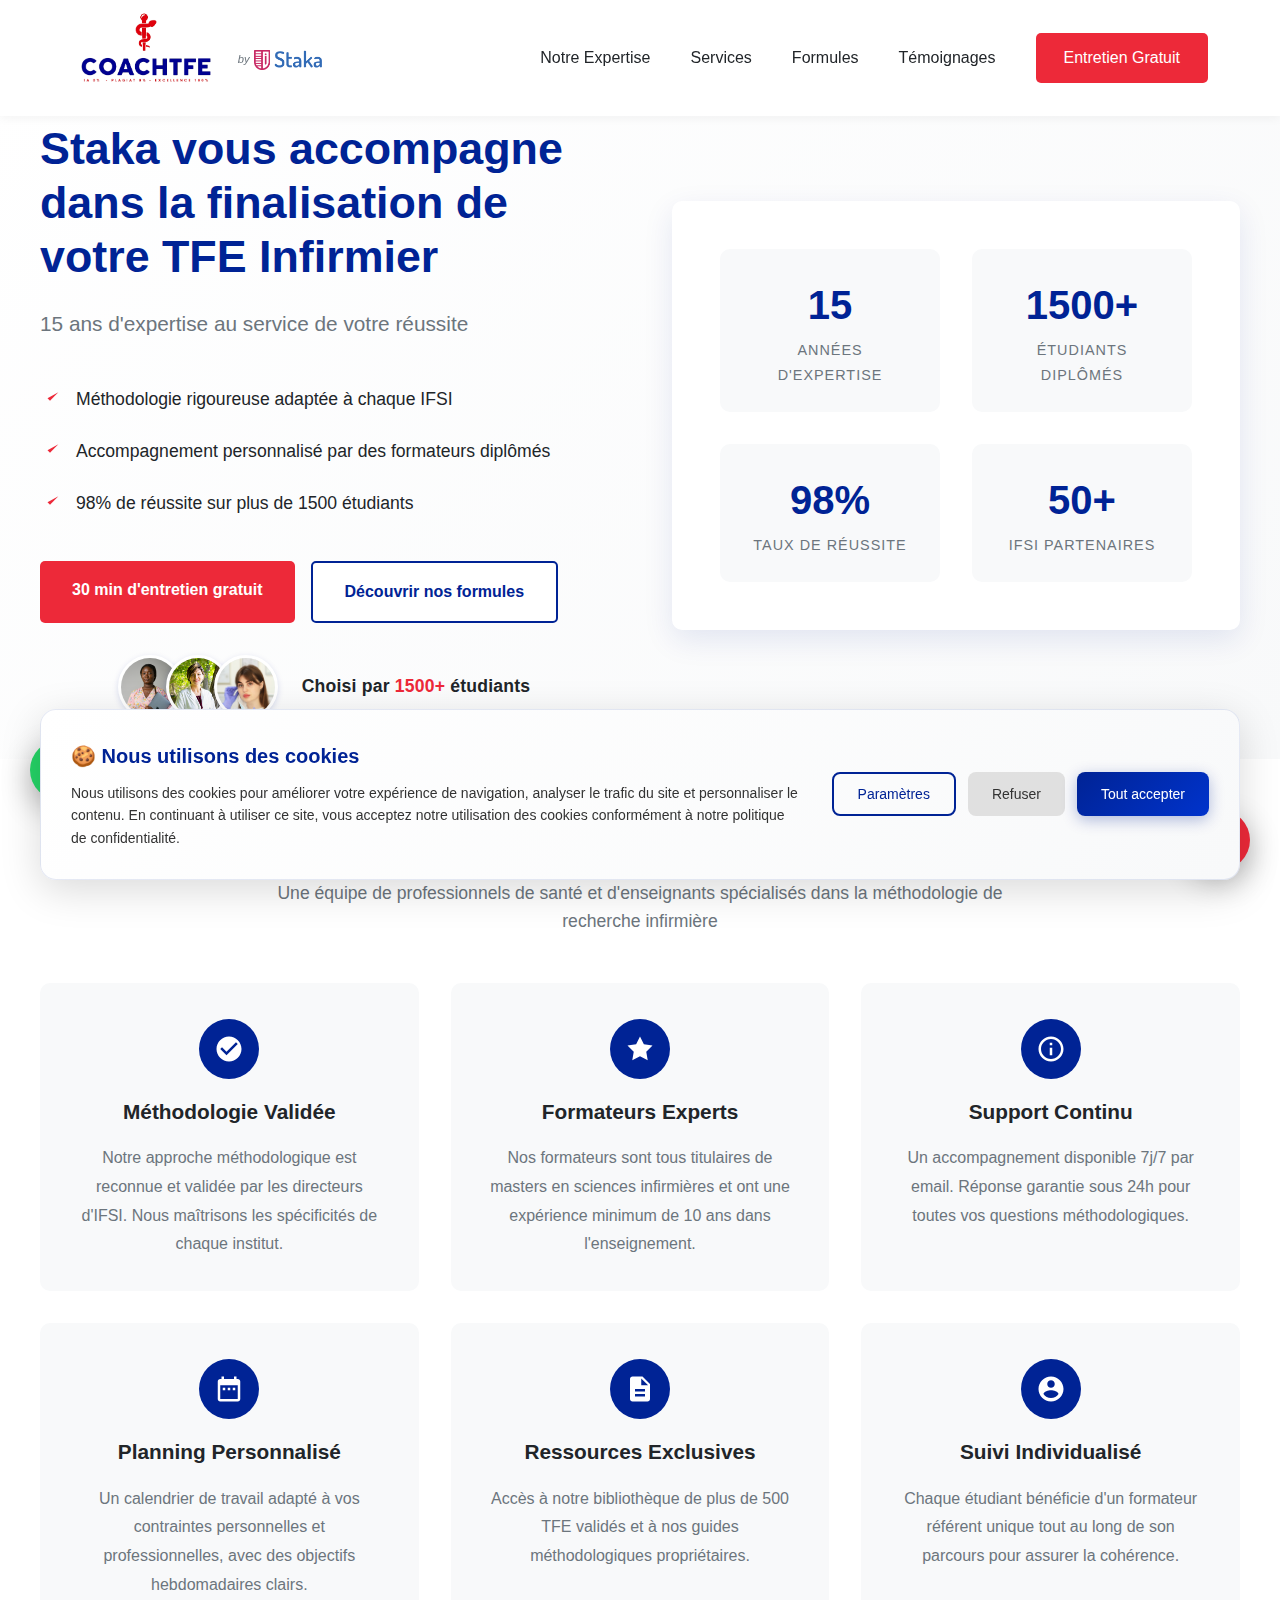
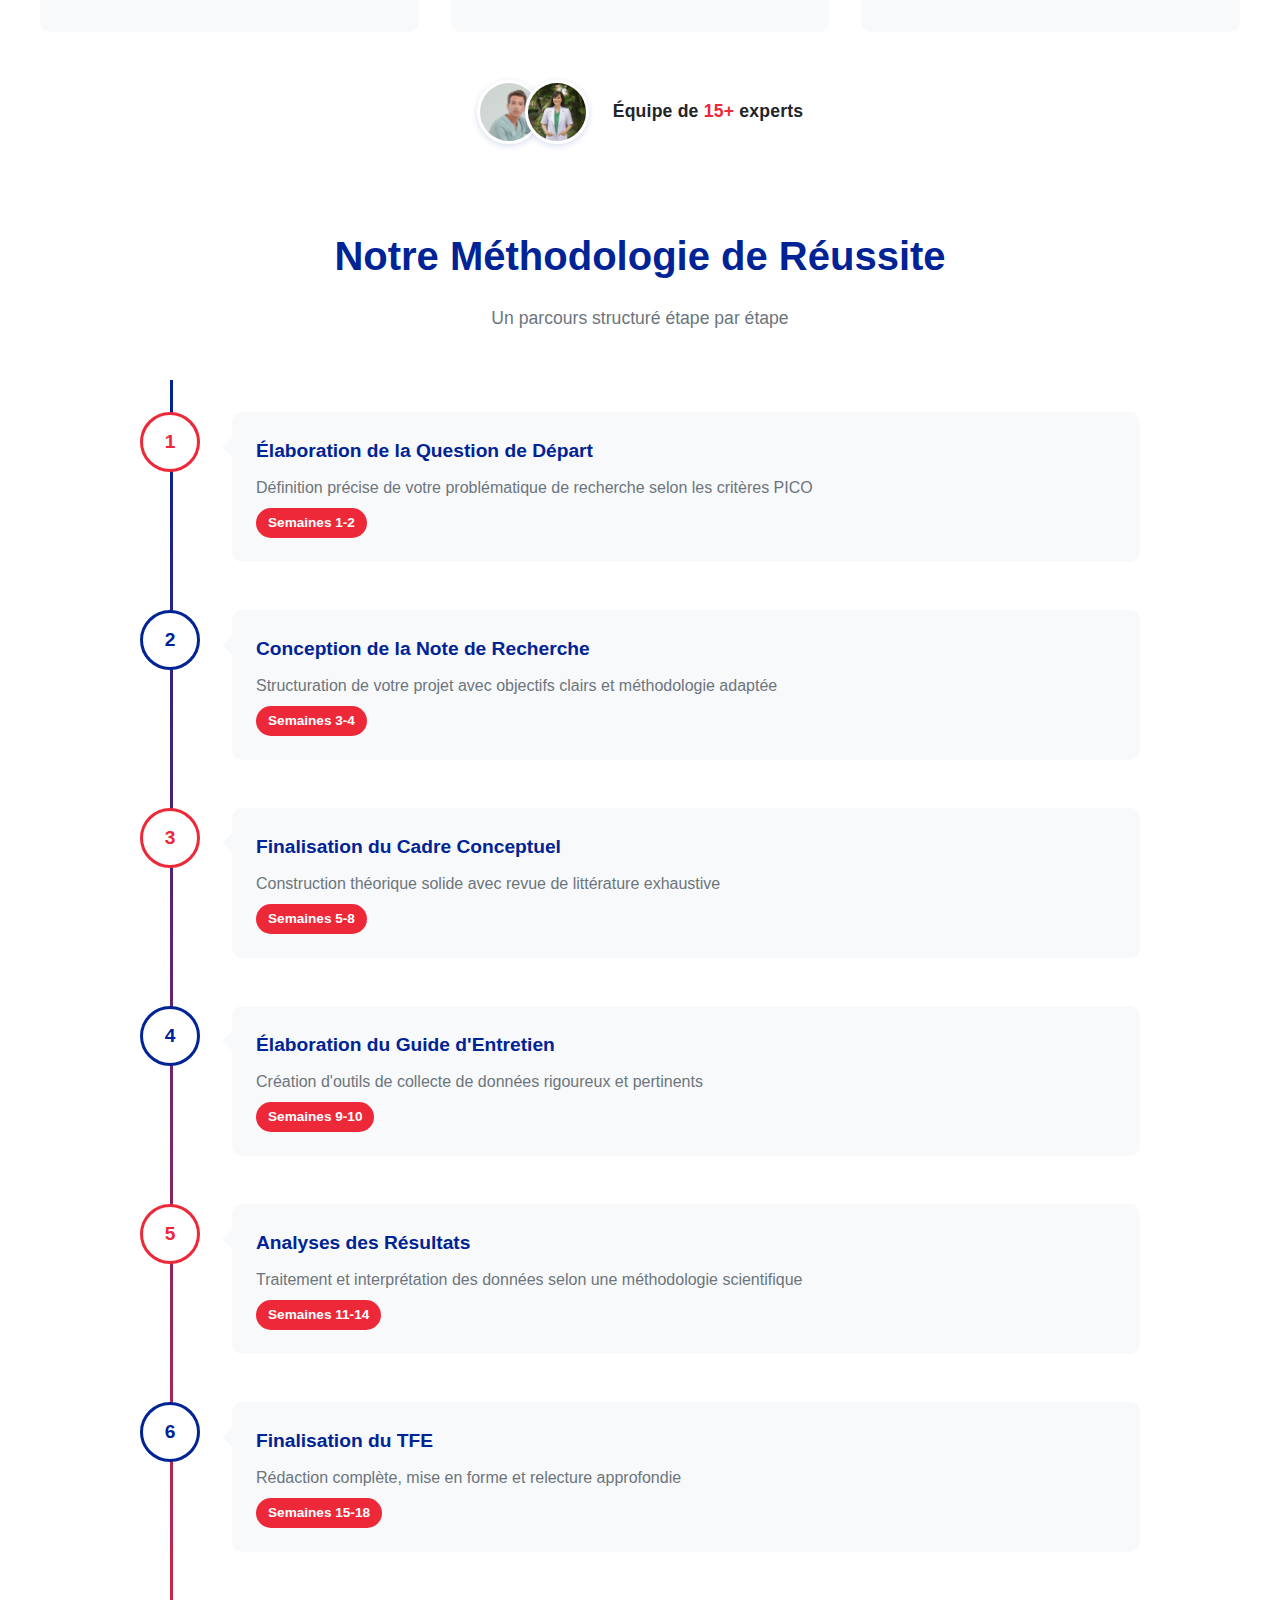
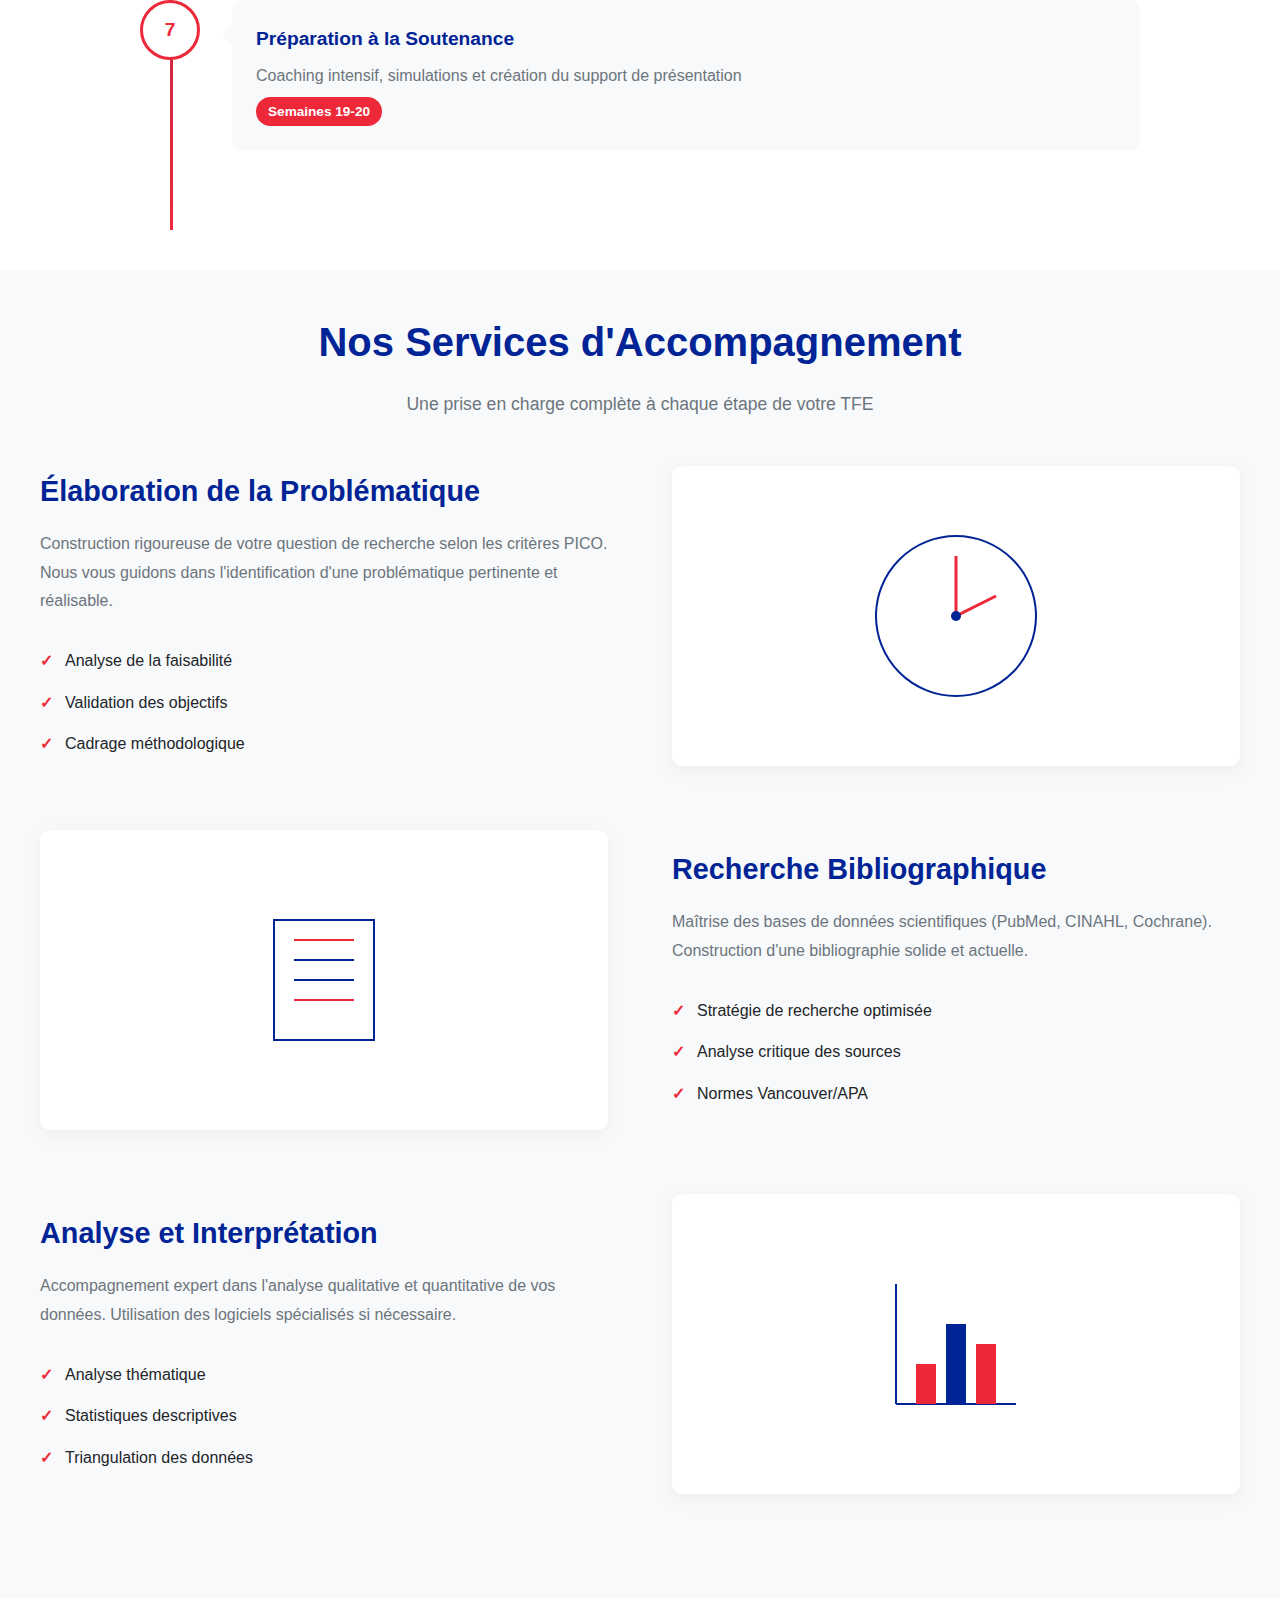
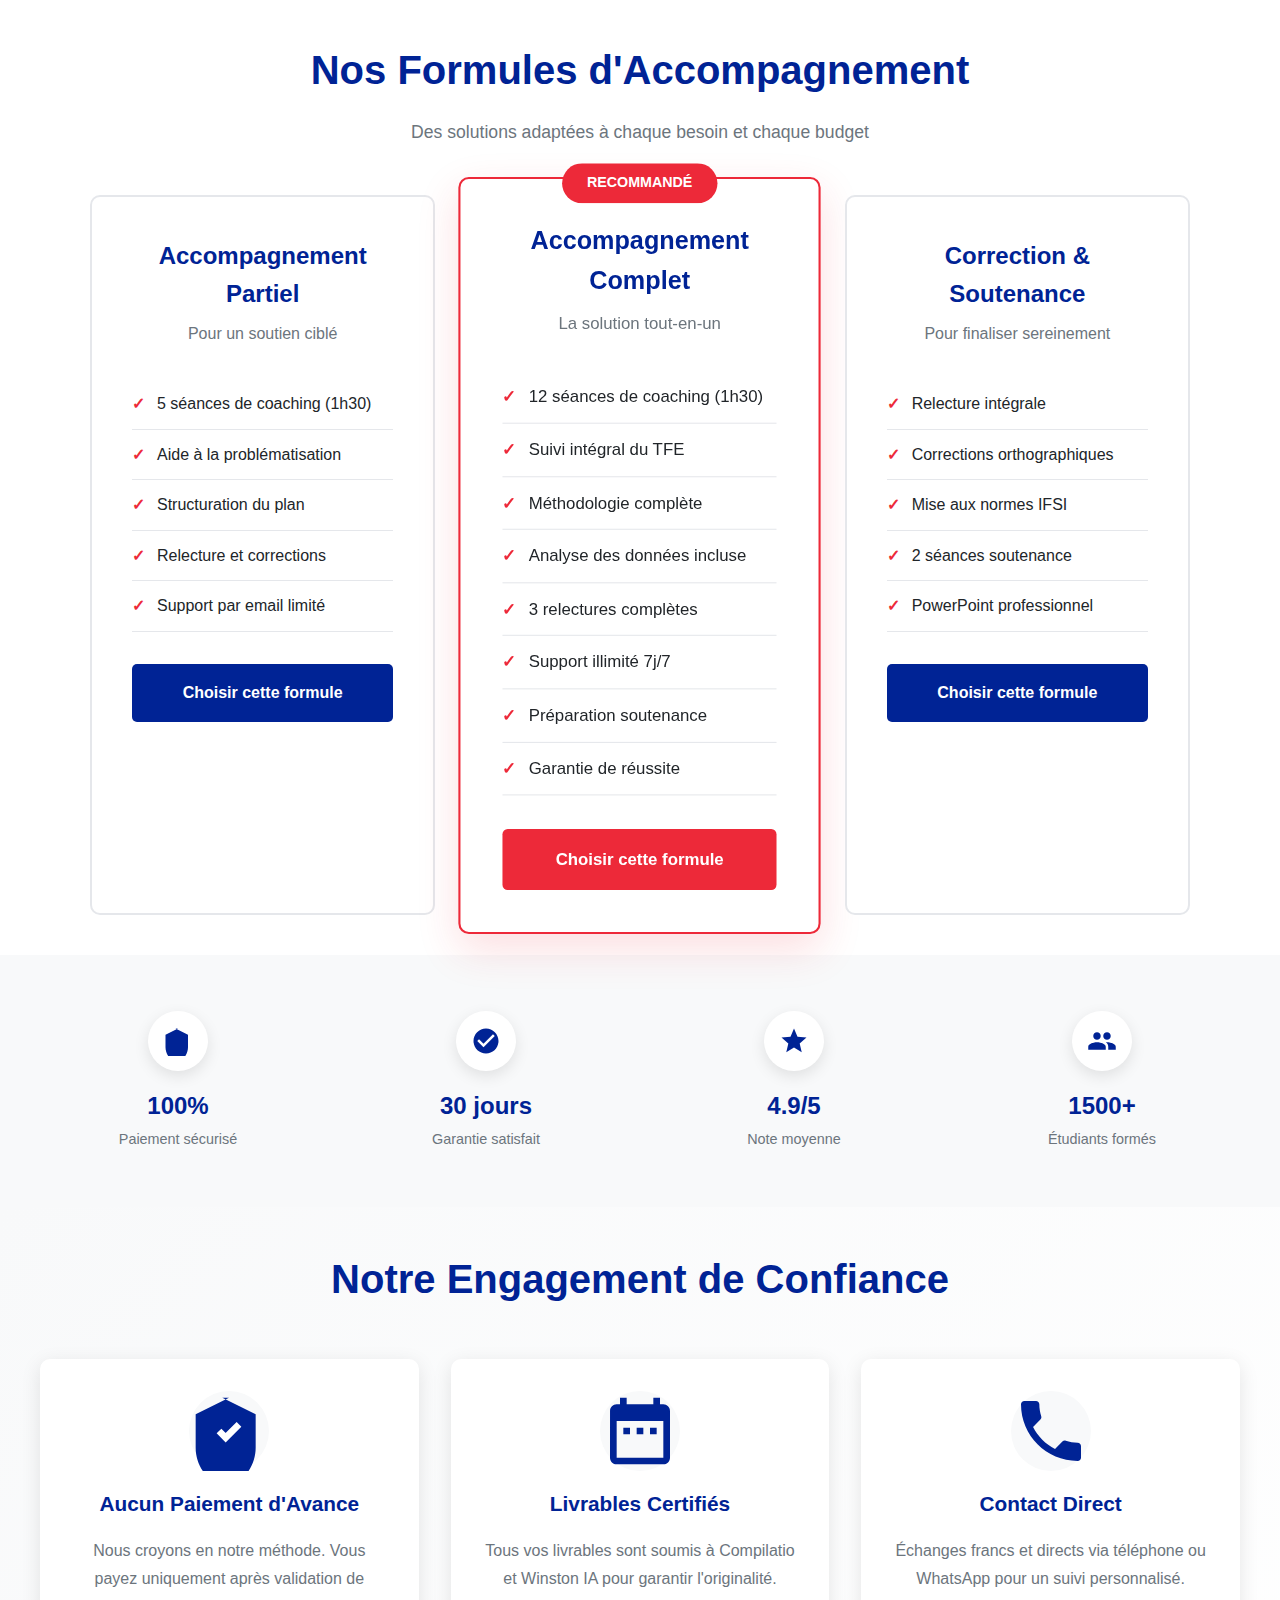
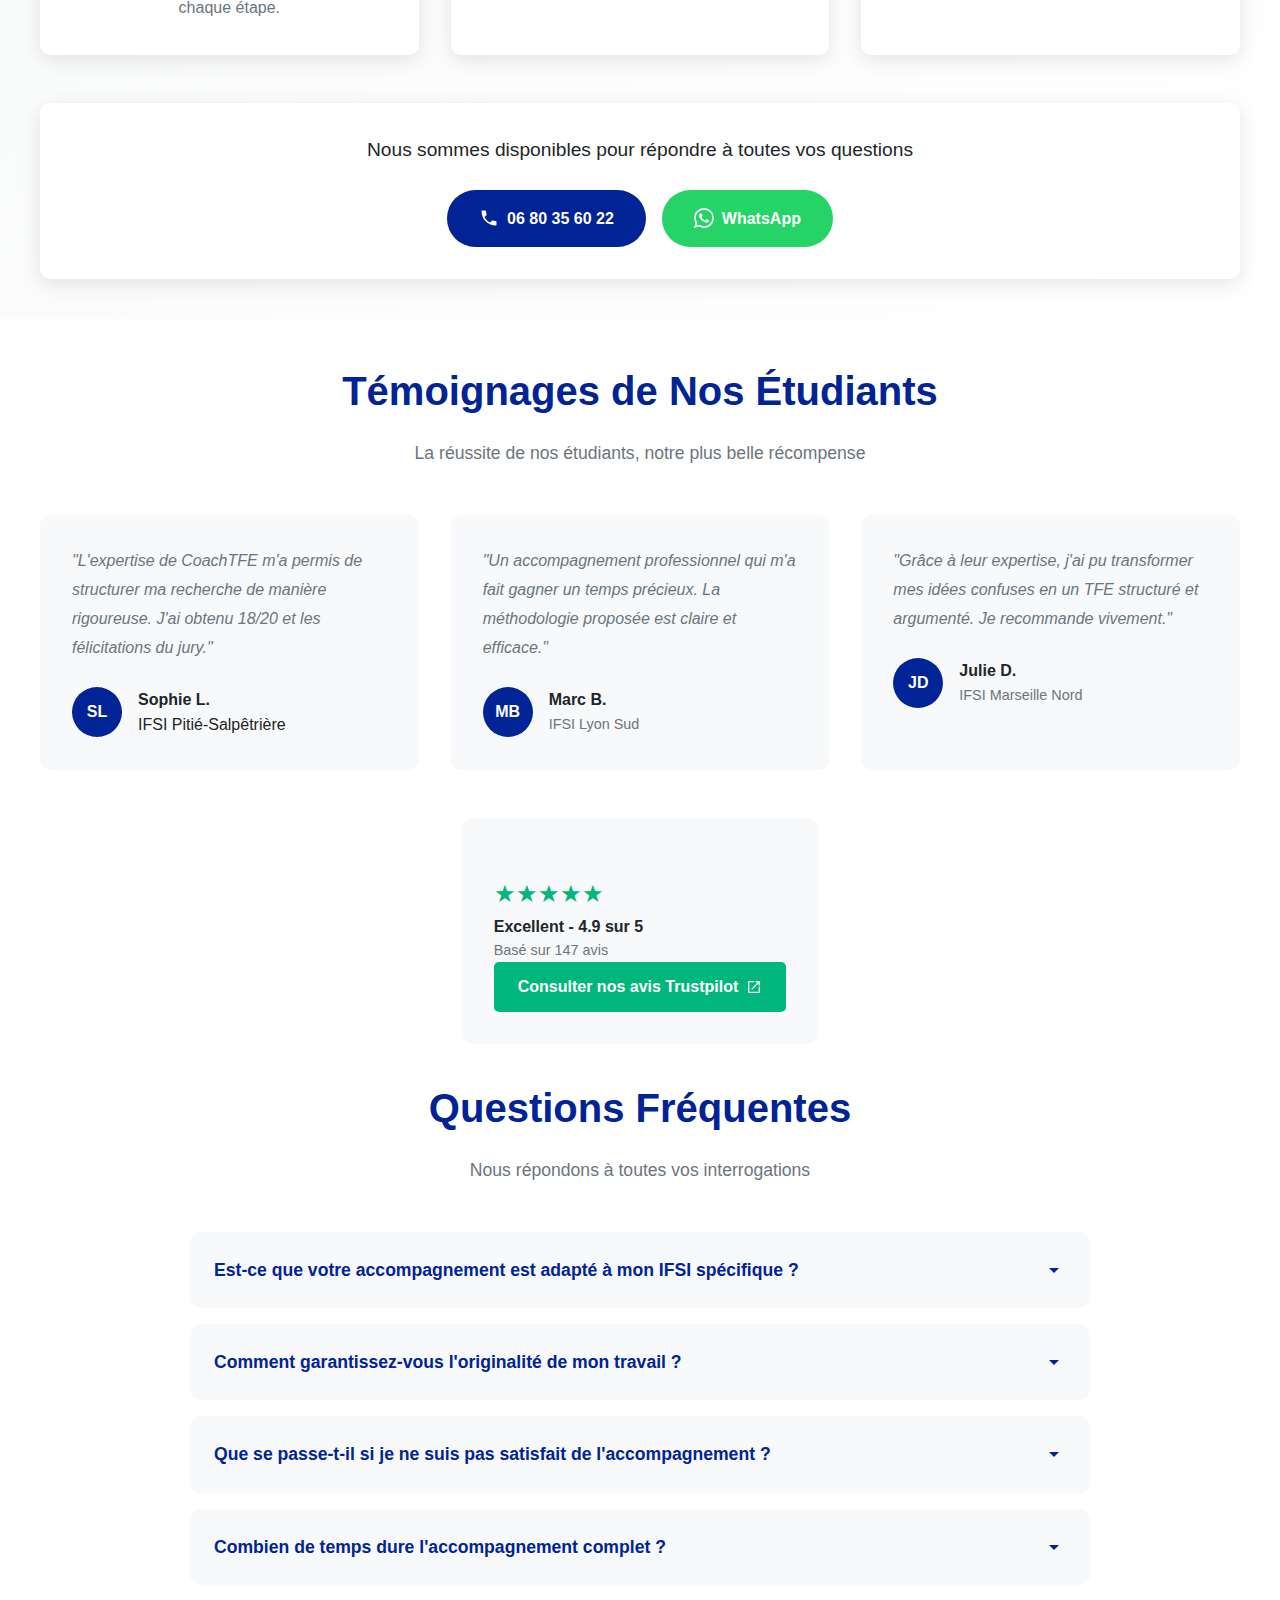
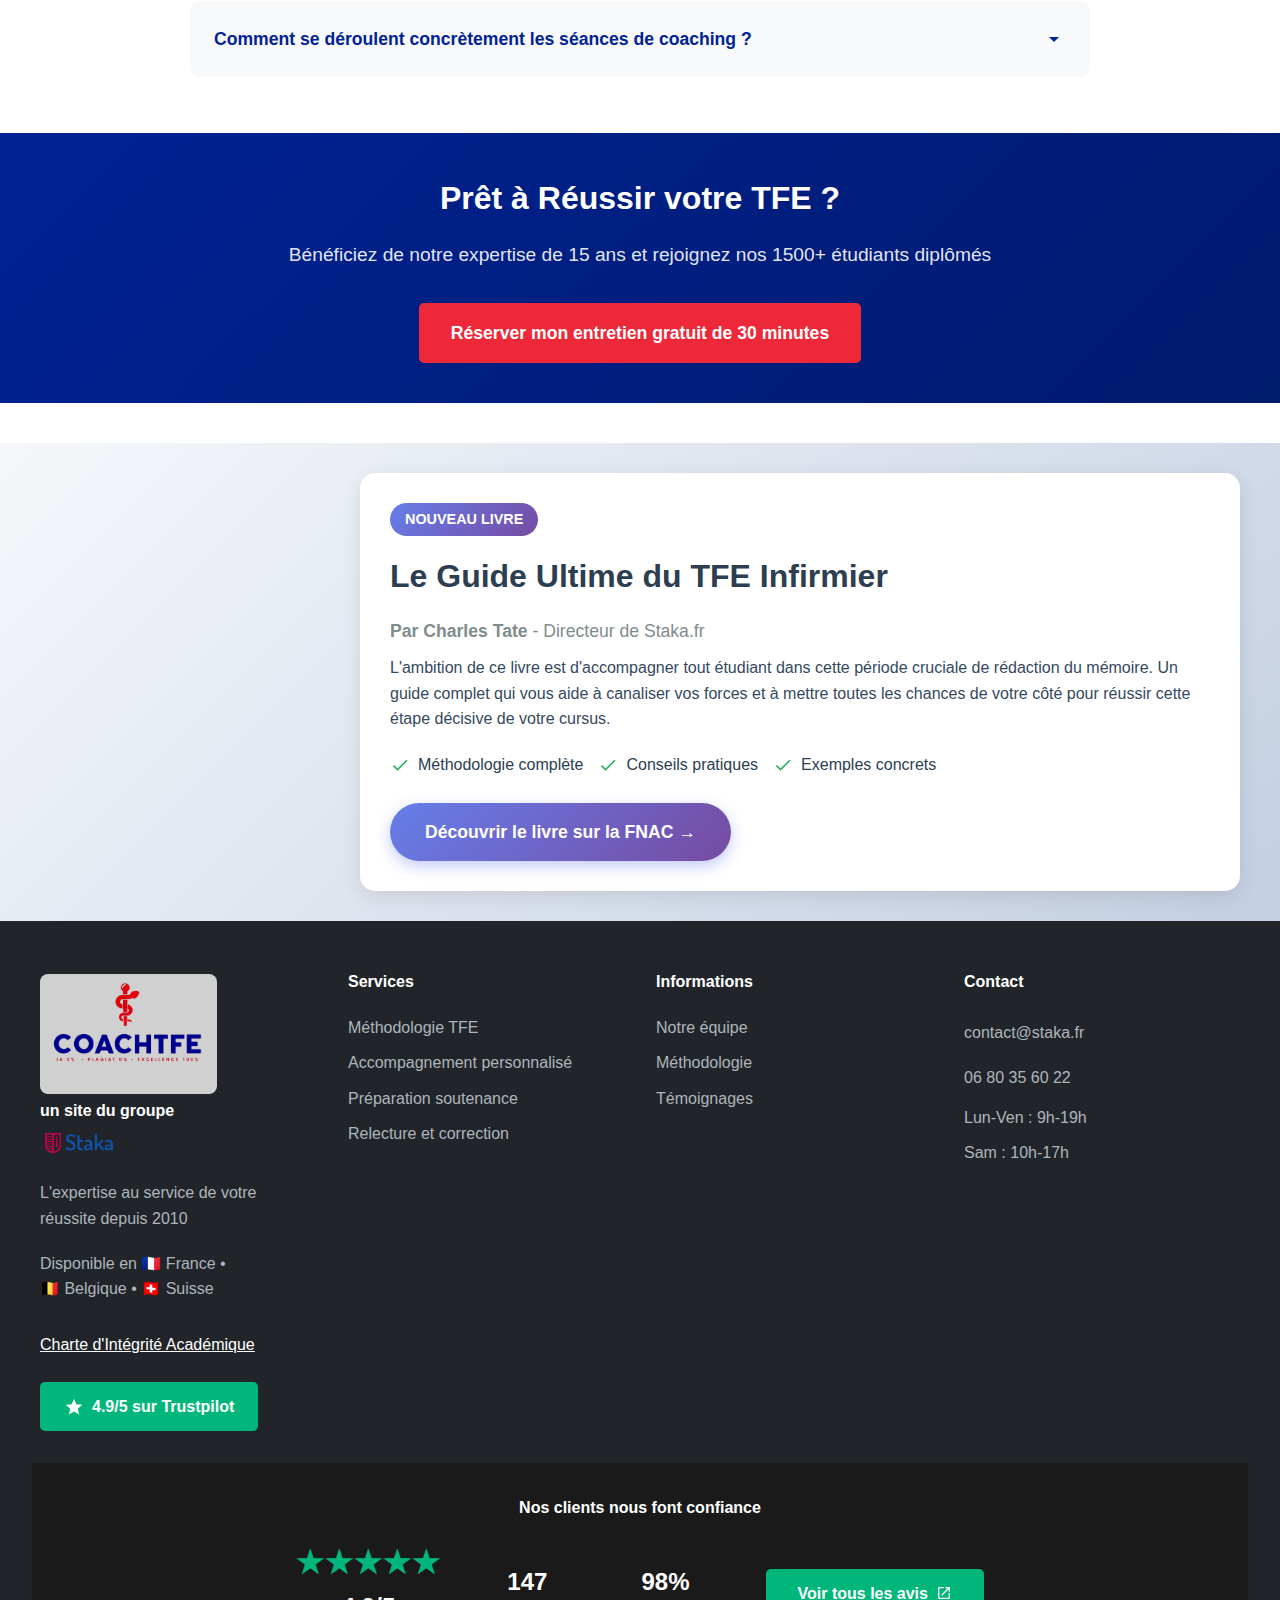
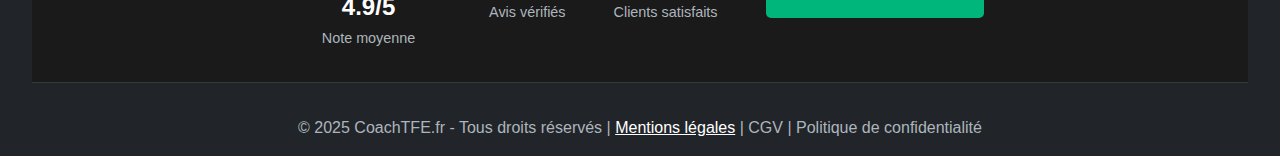
<file: index.html>
<!DOCTYPE html>
<html lang="fr">
<head>
    <!-- Balises meta essentielles -->
    <meta charset="UTF-8">
    <meta name="viewport" content="width=device-width, initial-scale=1.0">
    <meta name="robots" content="index, follow, max-image-preview:large, max-snippet:-1, max-video-preview:-1">
    
    <!-- SEO Principal -->
    <title>CoachTFE.fr - Expert en Accompagnement TFE Infirmier | 15 ans d'expertise</title>
    <meta name="description" content="Expert en accompagnement TFE infirmier avec 15 ans d'expérience. Méthodologie rigoureuse, 98% de réussite sur 1500+ étudiants. Entretien gratuit de 30 min.">
    <meta name="keywords" content="TFE infirmier, accompagnement TFE, méthodologie recherche, formation IFSI, mémoire infirmier, coach TFE, expertise infirmière">
    <meta name="author" content="CoachTFE.fr - Staka">
    
    <!-- Balises canoniques -->
    <link rel="canonical" href="https://www.coachtfe.fr/">
    
    <!-- Open Graph / Facebook -->
    <meta property="og:type" content="website">
    <meta property="og:url" content="https://www.coachtfe.fr/">
    <meta property="og:title" content="CoachTFE.fr - Expert en Accompagnement TFE Infirmier">
    <meta property="og:description" content="Expert en accompagnement TFE infirmier avec 15 ans d'expérience. 98% de réussite sur 1500+ étudiants. Méthodologie rigoureuse adaptée à chaque IFSI.">
    <meta property="og:image" content="https://www.coachtfe.fr/images/og-image.jpg">
    <meta property="og:image:width" content="1200">
    <meta property="og:image:height" content="630">
    <meta property="og:locale" content="fr_FR">
    <meta property="og:site_name" content="CoachTFE.fr">
    
    <!-- Twitter Cards -->
    <meta name="twitter:card" content="summary_large_image">
    <meta name="twitter:url" content="https://www.coachtfe.fr/">
    <meta name="twitter:title" content="CoachTFE.fr - Expert en Accompagnement TFE Infirmier">
    <meta name="twitter:description" content="Expert en accompagnement TFE infirmier avec 15 ans d'expérience. 98% de réussite sur 1500+ étudiants.">
    <meta name="twitter:image" content="https://www.coachtfe.fr/images/twitter-image.jpg">
    
    <!-- Favicons -->
    <link rel="icon" type="image/png" href="images/favicon/favicon-32x32.png">
    <link rel="icon" type="image/png" sizes="32x32" href="images/favicon/favicon-32x32.png">
    <link rel="icon" type="image/png" sizes="16x16" href="images/favicon/favicon-16x16.png">
    <link rel="apple-touch-icon" sizes="180x180" href="images/favicon/apple-touch-icon.png">
    <link rel="shortcut icon" href="images/favicon/favicon-32x32.png" type="image/png">
    
    <!-- Préchargement des ressources critiques -->
    <link rel="preconnect" href="https://fonts.googleapis.com">
    <link rel="preconnect" href="https://fonts.gstatic.com" crossorigin>
    
    <!-- CSS avec preload pour les performances -->
    <link rel="preload" href="styles.min.css" as="style">
    <link rel="stylesheet" href="styles.min.css">
    
    <!-- Preload des images critiques -->
    <link rel="preload" href="images/logo-coachtfe.png" as="image">
    <link rel="preload" href="images/HOME1.jpg" as="image">
    
    <!-- Données structurées JSON-LD -->
    <script type="application/ld+json">
    {
        "@context": "https://schema.org",
        "@type": "Organization",
        "name": "CoachTFE.fr",
        "url": "https://www.coachtfe.fr",
        "logo": "https://www.coachtfe.fr/images/logo-coachtfe.png",
        "description": "Expert en accompagnement TFE infirmier avec 15 ans d'expérience. Méthodologie rigoureuse adaptée à chaque IFSI.",
        "foundingDate": "2010",
        "contactPoint": {
            "@type": "ContactPoint",
            "telephone": "+33-1-84-25-56-78",
            "contactType": "customer service",
            "availableLanguage": "French"
        },
        "address": {
            "@type": "PostalAddress",
            "addressCountry": "FR"
        },
        "sameAs": [
            "https://www.facebook.com/coachtfe",
            "https://www.linkedin.com/company/coachtfe"
        ]
    }
    </script>
    
    <!-- Service JSON-LD -->
    <script type="application/ld+json">
    {
        "@context": "https://schema.org",
        "@type": "Service",
        "name": "Accompagnement TFE Infirmier",
        "description": "Services d'accompagnement personnalisé pour la réalisation du Travail de Fin d'Études infirmier",
        "provider": {
            "@type": "Organization",
            "name": "CoachTFE.fr"
        },
        "areaServed": "France",
        "serviceType": "Formation et accompagnement pédagogique",
        "offers": {
            "@type": "Offer",
            "availability": "https://schema.org/InStock",
            "priceCurrency": "EUR"
        }
    }
    </script>
</head>
<body>
    <!-- Navigation -->
    <header>
        <nav role="navigation" aria-label="Navigation principale">
        <div class="nav-container">
            <div class="logo">
                <img src="images/logo-coachtfe.png" alt="CoachTFE.fr - Expert accompagnement TFE infirmier" class="logo-coachtfe">
                <div class="logo-subtitle"><span class="by-text">by</span><img src="images/logo-staka.png" alt="Staka - Partenaire CoachTFE" class="staka-logo"></div>                <button class="mobile-menu-toggle" aria-label="Ouvrir le menu" onclick="toggleMobileMenu()">
                    <span></span>
                    <span></span>
                    <span></span>
                </button>
            </div>
            <div class="nav-links">
                <a href="#expertise">Notre Expertise</a>
                <a href="#services">Services</a>
                <a href="#formulas">Formules</a>
                <a href="#testimonials">Témoignages</a>
                <a href="#" class="cta-nav" onclick="openEntretienModal()">Entretien Gratuit</a>
            </div>        </div>
        </nav>
    </header>

    <!-- Main Content -->
    <main>
        <!-- Hero Section -->
        <section class="hero" aria-labelledby="hero-title">
        <div class="hero-container">
            <div class="hero-text">
                <h1 id="hero-title">Staka vous accompagne dans la finalisation de votre TFE Infirmier</h1>
                <p class="subtitle">15 ans d'expertise au service de votre réussite</p>
                <ul class="expertise-points">
                    <li>
                        <svg viewBox="0 0 24 24"><path d="M9 11L12 14L22 4"/></svg>
                        Méthodologie rigoureuse adaptée à chaque IFSI
                    </li>
                    <li>
                        <svg viewBox="0 0 24 24"><path d="M9 11L12 14L22 4"/></svg>
                        Accompagnement personnalisé par des formateurs diplômés
                    </li>
                    <li>
                        <svg viewBox="0 0 24 24"><path d="M9 11L12 14L22 4"/></svg>
                        98% de réussite sur plus de 1500 étudiants
                    </li>
                </ul>
                <div class="hero-buttons">
                    <a href="#" class="btn-primary" onclick="openFabMenu()">30 min d'entretien gratuit</a>
                    <a href="#formulas" class="btn-secondary">Découvrir nos formules</a>
                </div>
                
                <div class="social-proof">
                    <div class="avatars" aria-hidden="true">
                        <div class="avatar"><img src="images/HOME1.jpg" alt="Étudiant TFE réussi" loading="lazy"></div>
                        <div class="avatar"><img src="images/Expert1.jpg" alt="Formateur expert TFE" loading="lazy"></div>
                        <div class="avatar"><img src="images/HOME2.jpg" alt="Étudiante accompagnée" loading="lazy"></div>
                    </div>
                    <p class="headline">
                        Choisi par <span class="accent">1500+</span> étudiants
                    </p>
                </div>
            </div>
            <div class="hero-image">
                <div class="stats-grid">
                    <div class="stat">
                        <span class="stat-number">15</span>
                        <span class="stat-label">Années d'expertise</span>
                    </div>
                    <div class="stat">
                        <span class="stat-number">1500+</span>
                        <span class="stat-label">Étudiants diplômés</span>
                    </div>
                    <div class="stat">
                        <span class="stat-number">98%</span>
                        <span class="stat-label">Taux de réussite</span>
                    </div>
                    <div class="stat">
                        <span class="stat-number">50+</span>
                        <span class="stat-label">IFSI partenaires</span>
                    </div>
                </div>
            </div>
        </div>
    </section>

    <!-- Expertise Section -->
        <section class="expertise" id="expertise" aria-labelledby="expertise-title">
        <div class="section-header">
            <h2 id="expertise-title" class="section-title">Notre Expertise à Votre Service</h2>
            <p class="section-subtitle">Une équipe de professionnels de santé et d'enseignants spécialisés dans la méthodologie de recherche infirmière</p>
        </div>
        <div class="expertise-grid">
            <div class="expertise-card">
                <div class="expertise-icon">
                    <svg viewBox="0 0 24 24"><path d="M12 2C6.48 2 2 6.48 2 12s4.48 10 10 10 10-4.48 10-10S17.52 2 12 2zm-2 15l-5-5 1.41-1.41L10 14.17l7.59-7.59L19 8l-9 9z"/></svg>
                </div>
                <h3>Méthodologie Validée</h3>
                <p>Notre approche méthodologique est reconnue et validée par les directeurs d'IFSI. Nous maîtrisons les spécificités de chaque institut.</p>
            </div>
            <div class="expertise-card">
                <div class="expertise-icon">
                    <svg viewBox="0 0 24 24"><path d="M12 2l3.09 6.26L22 9.27l-5 4.87 1.18 6.88L12 17.77l-6.18 3.25L7 14.14 2 9.27l6.91-1.01L12 2z"/></svg>
                </div>
                <h3>Formateurs Experts</h3>
                <p>Nos formateurs sont tous titulaires de masters en sciences infirmières et ont une expérience minimum de 10 ans dans l'enseignement.</p>
            </div>
            <div class="expertise-card">
                <div class="expertise-icon">
                    <svg viewBox="0 0 24 24"><path d="M11 7h2v2h-2zm0 4h2v6h-2zm1-9C6.48 2 2 6.48 2 12s4.48 10 10 10 10-4.48 10-10S17.52 2 12 2zm0 18c-4.41 0-8-3.59-8-8s3.59-8 8-8 8 3.59 8 8-3.59 8-8 8z"/></svg>
                </div>
                <h3>Support Continu</h3>
                <p>Un accompagnement disponible 7j/7 par email. Réponse garantie sous 24h pour toutes vos questions méthodologiques.</p>
            </div>
            <div class="expertise-card">
                <div class="expertise-icon">
                    <svg viewBox="0 0 24 24"><path d="M9 11H7v2h2v-2zm4 0h-2v2h2v-2zm4 0h-2v2h2v-2zm2-7h-1V2h-2v2H8V2H6v2H5c-1.11 0-1.99.9-1.99 2L3 20c0 1.1.89 2 2 2h14c1.1 0 2-.9 2-2V6c0-1.1-.9-2-2-2zm0 16H5V9h14v11z"/></svg>
                </div>
                <h3>Planning Personnalisé</h3>
                <p>Un calendrier de travail adapté à vos contraintes personnelles et professionnelles, avec des objectifs hebdomadaires clairs.</p>
            </div>
            <div class="expertise-card">
                <div class="expertise-icon">
                    <svg viewBox="0 0 24 24"><path d="M14 2H6c-1.1 0-1.99.9-1.99 2L4 20c0 1.1.89 2 1.99 2H18c1.1 0 2-.9 2-2V8l-6-6zm2 16H8v-2h8v2zm0-4H8v-2h8v2zm-3-5V3.5L18.5 9H13z"/></svg>
                </div>
                <h3>Ressources Exclusives</h3>
                <p>Accès à notre bibliothèque de plus de 500 TFE validés et à nos guides méthodologiques propriétaires.</p>
            </div>
            <div class="expertise-card">
                <div class="expertise-icon">
                    <svg viewBox="0 0 24 24"><path d="M12 2C6.48 2 2 6.48 2 12s4.48 10 10 10 10-4.48 10-10S17.52 2 12 2zm0 3c1.66 0 3 1.34 3 3s-1.34 3-3 3-3-1.34-3-3 1.34-3 3-3zm0 14.2c-2.5 0-4.71-1.28-6-3.22.03-1.99 4-3.08 6-3.08 1.99 0 5.97 1.09 6 3.08-1.29 1.94-3.5 3.22-6 3.22z"/></svg>
                </div>
                <h3>Suivi Individualisé</h3>
                <p>Chaque étudiant bénéficie d'un formateur référent unique tout au long de son parcours pour assurer la cohérence.</p>
            </div>
        </div>
        
        <div class="social-proof expertise-social-proof">
            <div class="avatars" aria-hidden="true">
                <div class="avatar"><img src="images/HOME3.jpg" alt="Expert en méthodologie TFE" loading="lazy"></div>
                <div class="avatar"><img src="images/EXPERT2.jpg" alt="Spécialiste accompagnement TFE" loading="lazy"></div>
            </div>
            <p class="headline">
                Équipe de <span class="accent">15+</span> experts
            </p>
        </div>
    </section>

    <!-- Roadmap Section -->
    <section class="roadmap" id="roadmap">
        <div class="section-header">
            <h2 class="section-title">Notre Méthodologie de Réussite</h2>
            <p class="section-subtitle">Un parcours structuré étape par étape</p>
        </div>
        <div class="roadmap-container">
            <div class="roadmap-track">
                <div class="roadmap-line"></div>
                <div class="roadmap-item">
                    <div class="roadmap-marker">1</div>
                    <div class="roadmap-content">
                        <h3>Élaboration de la Question de Départ</h3>
                        <p>Définition précise de votre problématique de recherche selon les critères PICO</p>
                        <span class="roadmap-duration">Semaines 1-2</span>
                    </div>
                </div>
                <div class="roadmap-item">
                    <div class="roadmap-marker">2</div>
                    <div class="roadmap-content">
                        <h3>Conception de la Note de Recherche</h3>
                        <p>Structuration de votre projet avec objectifs clairs et méthodologie adaptée</p>
                        <span class="roadmap-duration">Semaines 3-4</span>
                    </div>
                </div>
                <div class="roadmap-item">
                    <div class="roadmap-marker">3</div>
                    <div class="roadmap-content">
                        <h3>Finalisation du Cadre Conceptuel</h3>
                        <p>Construction théorique solide avec revue de littérature exhaustive</p>
                        <span class="roadmap-duration">Semaines 5-8</span>
                    </div>
                </div>
                <div class="roadmap-item">
                    <div class="roadmap-marker">4</div>
                    <div class="roadmap-content">
                        <h3>Élaboration du Guide d'Entretien</h3>
                        <p>Création d'outils de collecte de données rigoureux et pertinents</p>
                        <span class="roadmap-duration">Semaines 9-10</span>
                    </div>
                </div>
                <div class="roadmap-item">
                    <div class="roadmap-marker">5</div>
                    <div class="roadmap-content">
                        <h3>Analyses des Résultats</h3>
                        <p>Traitement et interprétation des données selon une méthodologie scientifique</p>
                        <span class="roadmap-duration">Semaines 11-14</span>
                    </div>
                </div>
                <div class="roadmap-item">
                    <div class="roadmap-marker">6</div>
                    <div class="roadmap-content">
                        <h3>Finalisation du TFE</h3>
                        <p>Rédaction complète, mise en forme et relecture approfondie</p>
                        <span class="roadmap-duration">Semaines 15-18</span>
                    </div>
                </div>
                <div class="roadmap-item">
                    <div class="roadmap-marker">7</div>
                    <div class="roadmap-content">
                        <h3>Préparation à la Soutenance</h3>
                        <p>Coaching intensif, simulations et création du support de présentation</p>
                        <span class="roadmap-duration">Semaines 19-20</span>
                    </div>
                </div>
            </div>
        </div>
    </section>

    <!-- Services Section -->
    <section class="services" id="services">
        <div class="section-header">
            <h2 class="section-title">Nos Services d'Accompagnement</h2>
            <p class="section-subtitle">Une prise en charge complète à chaque étape de votre TFE</p>
        </div>
        <div class="services-container">
            <div class="service-item">
                <div class="service-content">
                    <h3>Élaboration de la Problématique</h3>
                    <p>Construction rigoureuse de votre question de recherche selon les critères PICO. Nous vous guidons dans l'identification d'une problématique pertinente et réalisable.</p>
                    <ul class="service-features">
                        <li>Analyse de la faisabilité</li>
                        <li>Validation des objectifs</li>
                        <li>Cadrage méthodologique</li>
                    </ul>
                </div>
                <div class="service-visual">
                    <svg width="200" height="200" viewBox="0 0 200 200" fill="none">
                        <circle cx="100" cy="100" r="80" stroke="#002395" stroke-width="2"/>
                        <path d="M100 40 L100 100 L140 80" stroke="#ED2939" stroke-width="3" fill="none"/>
                        <circle cx="100" cy="100" r="5" fill="#002395"/>
                    </svg>
                </div>
            </div>
            <div class="service-item">
                <div class="service-content">
                    <h3>Recherche Bibliographique</h3>
                    <p>Maîtrise des bases de données scientifiques (PubMed, CINAHL, Cochrane). Construction d'une bibliographie solide et actuelle.</p>
                    <ul class="service-features">
                        <li>Stratégie de recherche optimisée</li>
                        <li>Analyse critique des sources</li>
                        <li>Normes Vancouver/APA</li>
                    </ul>
                </div>
                <div class="service-visual">
                    <svg width="200" height="200" viewBox="0 0 200 200" fill="none">
                        <rect x="50" y="40" width="100" height="120" stroke="#002395" stroke-width="2" fill="none"/>
                        <line x1="70" y1="60" x2="130" y2="60" stroke="#ED2939" stroke-width="2"/>
                        <line x1="70" y1="80" x2="130" y2="80" stroke="#002395" stroke-width="2"/>
                        <line x1="70" y1="100" x2="130" y2="100" stroke="#002395" stroke-width="2"/>
                        <line x1="70" y1="120" x2="130" y2="120" stroke="#ED2939" stroke-width="2"/>
                    </svg>
                </div>
            </div>
            <div class="service-item">
                <div class="service-content">
                    <h3>Analyse et Interprétation</h3>
                    <p>Accompagnement expert dans l'analyse qualitative et quantitative de vos données. Utilisation des logiciels spécialisés si nécessaire.</p>
                    <ul class="service-features">
                        <li>Analyse thématique</li>
                        <li>Statistiques descriptives</li>
                        <li>Triangulation des données</li>
                    </ul>
                </div>
                <div class="service-visual">
                    <svg width="200" height="200" viewBox="0 0 200 200" fill="none">
                        <line x1="40" y1="160" x2="160" y2="160" stroke="#002395" stroke-width="2"/>
                        <line x1="40" y1="40" x2="40" y2="160" stroke="#002395" stroke-width="2"/>
                        <rect x="60" y="120" width="20" height="40" fill="#ED2939"/>
                        <rect x="90" y="80" width="20" height="80" fill="#002395"/>
                        <rect x="120" y="100" width="20" height="60" fill="#ED2939"/>
                    </svg>
                </div>
            </div>
        </div>
    </section>

    <!-- Formulas Section -->
    <section class="formulas" id="formulas">
        <div class="section-header">
            <h2 class="section-title">Nos Formules d'Accompagnement</h2>
            <p class="section-subtitle">Des solutions adaptées à chaque besoin et chaque budget</p>
        </div>
        <div class="formulas-container">
            <div class="formula-card">
                <h3 class="formula-name">Accompagnement Partiel</h3>
                <p class="formula-description">Pour un soutien ciblé</p>
                <ul class="formula-features">
                    <li>5 séances de coaching (1h30)</li>
                    <li>Aide à la problématisation</li>
                    <li>Structuration du plan</li>
                    <li>Relecture et corrections</li>
                    <li>Support par email limité</li>
                </ul>
                <a href="#" class="formula-cta" onclick="openFabMenu()">Choisir cette formule</a>
            </div>
            <div class="formula-card popular">
                <span class="popular-badge">Recommandé</span>
                <h3 class="formula-name">Accompagnement Complet</h3>
                <p class="formula-description">La solution tout-en-un</p>
                <ul class="formula-features">
                    <li>12 séances de coaching (1h30)</li>
                    <li>Suivi intégral du TFE</li>
                    <li>Méthodologie complète</li>
                    <li>Analyse des données incluse</li>
                    <li>3 relectures complètes</li>
                    <li>Support illimité 7j/7</li>
                    <li>Préparation soutenance</li>
                    <li>Garantie de réussite</li>
                </ul>
                <a href="#" class="formula-cta" onclick="openFabMenu()">Choisir cette formule</a>
            </div>
            <div class="formula-card">
                <h3 class="formula-name">Correction & Soutenance</h3>
                <p class="formula-description">Pour finaliser sereinement</p>
                <ul class="formula-features">
                    <li>Relecture intégrale</li>
                    <li>Corrections orthographiques</li>
                    <li>Mise aux normes IFSI</li>
                    <li>2 séances soutenance</li>
                    <li>PowerPoint professionnel</li>
                </ul>
                <a href="#" class="formula-cta" onclick="openFabMenu()">Choisir cette formule</a>
            </div>
        </div>
    </section>

    <!-- Trust Section -->
    <section class="trust">
        <div class="trust-container">
            <div class="trust-item">
                <div class="trust-icon">
                    <svg viewBox="0 0 24 24"><path d="M12 2L2 7v10c0 5.55 3.84 10.74 9 12 5.16-1.26 9-6.45 9-12V7l-10-5z"/></svg>
                </div>
                <span class="trust-value">100%</span>
                <span class="trust-label">Paiement sécurisé</span>
            </div>
            <div class="trust-item">
                <div class="trust-icon">
                    <svg viewBox="0 0 24 24"><path d="M12 2C6.48 2 2 6.48 2 12s4.48 10 10 10 10-4.48 10-10S17.52 2 12 2zm-2 15l-5-5 1.41-1.41L10 14.17l7.59-7.59L19 8l-9 9z"/></svg>
                </div>
                <span class="trust-value">30 jours</span>
                <span class="trust-label">Garantie satisfait</span>
            </div>
            <div class="trust-item">
                <div class="trust-icon">
                    <svg viewBox="0 0 24 24"><path d="M12 17.27L18.18 21l-1.64-7.03L22 9.24l-7.19-.61L12 2 9.19 8.63 2 9.24l5.46 4.73L5.82 21z"/></svg>
                </div>
                <span class="trust-value">4.9/5</span>
                <span class="trust-label">Note moyenne</span>
            </div>
            <div class="trust-item">
                <div class="trust-icon">
                    <svg viewBox="0 0 24 24"><path d="M16 11c1.66 0 2.99-1.34 2.99-3S17.66 5 16 5c-1.66 0-3 1.34-3 3s1.34 3 3 3zm-8 0c1.66 0 2.99-1.34 2.99-3S9.66 5 8 5C6.34 5 5 6.34 5 8s1.34 3 3 3zm0 2c-2.33 0-7 1.17-7 3.5V19h14v-2.5c0-2.33-4.67-3.5-7-3.5zm8 0c-.29 0-.62.02-.97.05 1.16.84 1.97 1.97 1.97 3.45V19h6v-2.5c0-2.33-4.67-3.5-7-3.5z"/></svg>
                </div>
                <span class="trust-value">1500+</span>
                <span class="trust-label">Étudiants formés</span>
            </div>
        </div>
    </section>

    <!-- Guarantee Section -->
    <section class="guarantee">
        <div class="guarantee-container">
            <div class="guarantee-content">
                <h2 class="section-title">Notre Engagement de Confiance</h2>
                <div class="guarantee-grid">
                    <div class="guarantee-item">
                        <div class="guarantee-icon">
                            <svg viewBox="0 0 24 24" fill="#002395">
                                <path d="M12 2L2 7v10c0 5.55 3.84 10.74 9 12 5.16-1.26 9-6.45 9-12V7l-10-5z"/>
                                <path d="M9 12l2 2 4-4" stroke="white" stroke-width="2" fill="none"/>
                            </svg>
                        </div>
                        <h3>Aucun Paiement d'Avance</h3>
                        <p>Nous croyons en notre méthode. Vous payez uniquement après validation de chaque étape.</p>
                    </div>
                    <div class="guarantee-item">
                        <div class="guarantee-icon">
                            <svg viewBox="0 0 24 24" fill="#002395">
                                <path d="M9 11H7v2h2v-2zm4 0h-2v2h2v-2zm4 0h-2v2h2v-2zm2-7h-1V2h-2v2H8V2H6v2H5c-1.11 0-1.99.9-1.99 2L3 20c0 1.1.89 2 2 2h14c1.1 0 2-.9 2-2V6c0-1.1-.9-2-2-2zm0 16H5V9h14v11z"/>
                            </svg>
                        </div>
                        <h3>Livrables Certifiés</h3>
                        <p>Tous vos livrables sont soumis à Compilatio et Winston IA pour garantir l'originalité.</p>
                    </div>
                    <div class="guarantee-item">
                        <div class="guarantee-icon">
                            <svg viewBox="0 0 24 24" fill="#002395">
                                <path d="M20 15.5c-1.25 0-2.45-.2-3.57-.57-.35-.11-.74-.03-1.02.24l-2.2 2.2c-2.83-1.44-5.15-3.75-6.59-6.59l2.2-2.21c.28-.26.36-.65.25-1C8.7 6.45 8.5 5.25 8.5 4c0-.55-.45-1-1-1H4c-.55 0-1 .45-1 1 0 9.39 7.61 17 17 17 .55 0 1-.45 1-1v-3.5c0-.55-.45-1-1-1z"/>
                            </svg>
                        </div>
                        <h3>Contact Direct</h3>
                        <p>Échanges francs et directs via téléphone ou WhatsApp pour un suivi personnalisé.</p>
                    </div>
                </div>
                
                <div class="contact-direct">
                    <p>Nous sommes disponibles pour répondre à toutes vos questions</p>
                    <div class="contact-buttons">
                        <a href="tel:+33680356022" class="contact-btn phone">
                            <svg viewBox="0 0 24 24" fill="white">
                                <path d="M20 15.5c-1.25 0-2.45-.2-3.57-.57-.35-.11-.74-.03-1.02.24l-2.2 2.2c-2.83-1.44-5.15-3.75-6.59-6.59l2.2-2.21c.28-.26.36-.65.25-1C8.7 6.45 8.5 5.25 8.5 4c0-.55-.45-1-1-1H4c-.55 0-1 .45-1 1 0 9.39 7.61 17 17 17 .55 0 1-.45 1-1v-3.5c0-.55-.45-1-1-1z"/>
                            </svg>
                            06 80 35 60 22
                        </a>
                        <a href="https://wa.me/33680356022" target="_blank" class="contact-btn whatsapp">
                            <svg viewBox="0 0 24 24" fill="white">
                                <path d="M17.472 14.382c-.297-.149-1.758-.867-2.03-.967-.273-.099-.471-.149-.67.149-.197.297-.767.966-.94 1.164-.173.198-.347.223-.644.074-.297-.149-1.255-.462-2.39-1.475-.883-.788-1.48-1.761-1.653-2.059-.173-.297-.018-.458.13-.606.134-.133.297-.347.446-.521.151-.172.2-.296.3-.495.099-.198.05-.372-.025-.521-.075-.148-.669-1.611-.916-2.206-.242-.579-.487-.501-.669-.51l-.57-.01c-.198 0-.52.074-.792.372s-1.04 1.016-1.04 2.479 1.065 2.876 1.213 3.074c.149.198 2.095 3.2 5.076 4.487.709.306 1.263.489 1.694.626.712.226 1.36.194 1.872.118.571-.085 1.758-.719 2.006-1.413.248-.695.248-1.29.173-1.414-.074-.123-.272-.198-.57-.347m-5.421 7.403h-.004a9.87 9.87 0 01-5.031-1.378l-.361-.214-3.741.982.998-3.648-.235-.374a9.86 9.86 0 01-1.51-5.26c.001-5.45 4.436-9.884 9.888-9.884 2.64 0 5.122 1.03 6.988 2.898a9.825 9.825 0 012.893 6.994c-.003 5.45-4.437 9.884-9.885 9.884m8.413-18.297A11.815 11.815 0 0012.05 0C5.495 0 .16 5.335.157 11.892c0 2.096.547 4.142 1.588 5.945L.057 24l6.305-1.654a11.882 11.882 0 005.683 1.448h.005c6.554 0 11.89-5.335 11.893-11.893a11.821 11.821 0 00-3.48-8.413Z"/>
                            </svg>
                            WhatsApp
                        </a>
                    </div>
                </div>
            </div>
        </div>
    </section>

    <!-- Floating WhatsApp Button -->
    <a href="https://wa.me/33680356022" target="_blank" class="whatsapp-float">
        <svg viewBox="0 0 24 24" fill="white">
            <path d="M17.472 14.382c-.297-.149-1.758-.867-2.03-.967-.273-.099-.471-.149-.67.149-.197.297-.767.966-.94 1.164-.173.198-.347.223-.644.074-.297-.149-1.255-.462-2.39-1.475-.883-.788-1.48-1.761-1.653-2.059-.173-.297-.018-.458.13-.606.134-.133.297-.347.446-.521.151-.172.2-.296.3-.495.099-.198.05-.372-.025-.521-.075-.148-.669-1.611-.916-2.206-.242-.579-.487-.501-.669-.51l-.57-.01c-.198 0-.52.074-.792.372s-1.04 1.016-1.04 2.479 1.065 2.876 1.213 3.074c.149.198 2.095 3.2 5.076 4.487.709.306 1.263.489 1.694.626.712.226 1.36.194 1.872.118.571-.085 1.758-.719 2.006-1.413.248-.695.248-1.29.173-1.414-.074-.123-.272-.198-.57-.347m-5.421 7.403h-.004a9.87 9.87 0 01-5.031-1.378l-.361-.214-3.741.982.998-3.648-.235-.374a9.86 9.86 0 01-1.51-5.26c.001-5.45 4.436-9.884 9.888-9.884 2.64 0 5.122 1.03 6.988 2.898a9.825 9.825 0 012.893 6.994c-.003 5.45-4.437 9.884-9.885 9.884m8.413-18.297A11.815 11.815 0 0012.05 0C5.495 0 .16 5.335.157 11.892c0 2.096.547 4.142 1.588 5.945L.057 24l6.305-1.654a11.882 11.882 0 005.683 1.448h.005c6.554 0 11.89-5.335 11.893-11.893a11.821 11.821 0 00-3.48-8.413Z"/>
        </svg>
    </a>

    <!-- Popup CTA -->
    <div id="popup-cta" class="popup-overlay hidden">
        <div class="popup-content">
            <span class="popup-close" onclick="closePopup()">&times;</span>
            <h2>🎓 Offre Limitée !</h2>
            <p>Profitez de 30 minutes d'entretien GRATUIT avec nos experts pour réussir votre TFE</p>
            <div class="popup-features">
                <div>✓ Analyse de votre projet</div>
                <div>✓ Conseils personnalisés</div>
                <div>✓ Sans engagement</div>
            </div>
            <button onclick="openFabMenu(); closePopup();" class="popup-btn">Réserver maintenant</button>
            <p class="popup-disclaimer">Places limitées - Réponse sous 24h</p>
        </div>
    </div>

    <!-- Testimonials Section -->
    <section class="testimonials" id="testimonials">
        <div class="section-header">
            <h2 class="section-title">Témoignages de Nos Étudiants</h2>
            <p class="section-subtitle">La réussite de nos étudiants, notre plus belle récompense</p>
        </div>
        <div class="testimonials-container">
            <div class="testimonial-card">
                <div class="testimonial-quote">
                    "L'expertise de CoachTFE m'a permis de structurer ma recherche de manière rigoureuse. J'ai obtenu 18/20 et les félicitations du jury."
                </div>
                <div class="testimonial-author">
                    <div class="author-avatar">SL</div>
                    <div class="author-info">
                        <div class="author-name">Sophie L.</div>
                        <div class="author-r
                    ole">IFSI Pitié-Salpêtrière</div>
                    </div>
                </div>
            </div>
            <div class="testimonial-card">
                <div class="testimonial-quote">
                    "Un accompagnement professionnel qui m'a fait gagner un temps précieux. La méthodologie proposée est claire et efficace."
                </div>
                <div class="testimonial-author">
                    <div class="author-avatar">MB</div>
                    <div class="author-info">
                        <div class="author-name">Marc B.</div>
                        <div class="author-role">IFSI Lyon Sud</div>
                    </div>
                </div>
            </div>
            <div class="testimonial-card">
                <div class="testimonial-quote">
                    "Grâce à leur expertise, j'ai pu transformer mes idées confuses en un TFE structuré et argumenté. Je recommande vivement."
                </div>
                <div class="testimonial-author">
                    <div class="author-avatar">JD</div>
                    <div class="author-info">
                        <div class="author-name">Julie D.</div>
                        <div class="author-role">IFSI Marseille Nord</div>
                    </div>
                </div>
            </div>
        </div>
        <!-- Trustpilot Integration -->
        <div class="trustpilot-section">
            <div class="trustpilot-container">
                <div class="trustpilot-content">
                    <div>
                    <div>
                        <img src="images/logo-trustpilot.png" alt="Trustpilot - Avis clients vérifiés CoachTFE" class="trustpilot-logo" loading="lazy">
                    </div>
                    <div class="trustpilot-rating">
                        <div class="stars">★★★★★</div>
                        <div class="rating-text">Excellent - 4.9 sur 5</div>
                        <div class="review-count">Basé sur 147 avis</div>
                    </div>
                    <a href="javascript:void(0)" class="trustpilot-cta">
                        Consulter nos avis Trustpilot
                        <svg class="trustpilot-icon" viewBox="0 0 24 24">
                            <path d="M19 19H5V5h7V3H5c-1.11 0-2 .9-2 2v14c0 1.1.89 2 2 2h14c1.1 0 2-.9 2-2v-7h-2v7zM14 3v2h3.59l-9.83 9.83 1.41 1.41L19 6.41V10h2V3h-7z"/>
                        </svg>
                    </a>
                </div>
            </div>
        </div>
    </section>

    <!-- FAQ Section -->
    <section class="faq" id="faq">
        <div class="section-header">
            <h2 class="section-title">Questions Fréquentes</h2>
            <p class="section-subtitle">Nous répondons à toutes vos interrogations</p>
        </div>
        <div class="faq-container">
            <div class="faq-item">
                <div class="faq-question" onclick="toggleFaq(this)">
                    <h3>Est-ce que votre accompagnement est adapté à mon IFSI spécifique ?</h3>
                    <svg class="faq-icon" viewBox="0 0 24 24" fill="#002395">
                        <path d="M7 10l5 5 5-5z"/>
                    </svg>
                </div>
                <div class="faq-answer">
                    <p>Absolument ! Avec plus de 15 ans d'expérience et des collaborations avec plus de 50 IFSI en France, nous connaissons parfaitement les spécificités de chaque institut. Nos formateurs adaptent systématiquement leur accompagnement aux exigences méthodologiques, aux normes de présentation et aux critères d'évaluation propres à votre IFSI. Dès le premier entretien, nous analysons ensemble le cahier des charges de votre établissement pour personnaliser totalement notre approche.</p>
                </div>
            </div>

            <div class="faq-item">
                <div class="faq-question" onclick="toggleFaq(this)">
                    <h3>Comment garantissez-vous l'originalité de mon travail ?</h3>
                    <svg class="faq-icon" viewBox="0 0 24 24" fill="#002395">
                        <path d="M7 10l5 5 5-5z"/>
                    </svg>
                </div>
                <div class="faq-answer">
                    <p>Votre TFE reste votre création personnelle. Notre rôle est de vous guider méthodologiquement, pas de rédiger à votre place. Nous vous accompagnons dans la structuration de vos idées, la clarification de vos concepts et l'amélioration de votre argumentation. Chaque livrable est systématiquement vérifié par Compilatio et Winston IA pour garantir son originalité. De plus, nous vous formons aux bonnes pratiques de citation et de référencement pour éviter tout risque de plagiat involontaire.</p>
                </div>
            </div>

            <div class="faq-item">
                <div class="faq-question" onclick="toggleFaq(this)">
                    <h3>Que se passe-t-il si je ne suis pas satisfait de l'accompagnement ?</h3>
                    <svg class="faq-icon" viewBox="0 0 24 24" fill="#002395">
                        <path d="M7 10l5 5 5-5z"/>
                    </svg>
                </div>
                <div class="faq-answer">
                    <p>Votre satisfaction est notre priorité absolue. C'est pourquoi nous ne demandons aucun paiement d'avance : vous réglez uniquement après validation de chaque étape. Si malgré nos efforts vous n'êtes pas satisfait, nous révisons gratuitement notre travail jusqu'à votre entière satisfaction. Notre taux de satisfaction de 98% témoigne de notre engagement. De plus, nous offrons une garantie "Diplômé ou Remboursé" : en cas d'échec (ce qui n'est arrivé que dans 2% des cas), nous vous remboursons intégralement.</p>
                </div>
            </div>

            <div class="faq-item">
                <div class="faq-question" onclick="toggleFaq(this)">
                    <h3>Combien de temps dure l'accompagnement complet ?</h3>
                    <svg class="faq-icon" viewBox="0 0 24 24" fill="#002395">
                        <path d="M7 10l5 5 5-5z"/>
                    </svg>
                </div>
                <div class="faq-answer">
                    <p>La durée varie selon votre avancement initial et votre rythme de travail. En moyenne, un accompagnement complet s'étale sur 3 à 5 mois. Nous nous adaptons totalement à vos contraintes : stages, examens, vie personnelle. Notre planning flexible permet d'intensifier le suivi en période de disponibilité et de l'alléger durant vos stages. L'important est de respecter votre date de rendu finale, que nous intégrons dès le départ dans notre rétroplanning personnalisé.</p>
                </div>
            </div>

            <div class="faq-item">
                <div class="faq-question" onclick="toggleFaq(this)">
                    <h3>Comment se déroulent concrètement les séances de coaching ?</h3>
                    <svg class="faq-icon" viewBox="0 0 24 24" fill="#002395">
                        <path d="M7 10l5 5 5-5z"/>
                    </svg>
                </div>
                <div class="faq-answer">
                    <p>Les séances se font principalement en visioconférence pour plus de flexibilité, mais peuvent aussi être organisées en présentiel selon votre localisation. Chaque séance dure 1h30 et suit un ordre du jour précis : bilan du travail effectué, résolution des difficultés rencontrées, apports méthodologiques ciblés, et définition des objectifs jusqu'à la prochaine séance. Entre les séances, vous restez en contact direct avec votre formateur via WhatsApp ou email pour toute question urgente. Vous recevez également des supports de travail, des exemples et des ressources documentaires personnalisées.</p>
                </div>
            </div>
        </div>
    </section>

    <!-- CTA Section -->
    <section class="cta-section">
        <div class="cta-content">
            <h2 class="cta-title">Prêt à Réussir votre TFE ?</h2>
            <p class="cta-text">Bénéficiez de notre expertise de 15 ans et rejoignez nos 1500+ étudiants diplômés</p>
            <a href="#" class="cta-button" onclick="openFabMenu()">Réserver mon entretien gratuit de 30 minutes</a>
        </div>
    </section>

    <!-- Book Section -->
    <section class="book-promotion" style="background: linear-gradient(135deg, #f5f7fa 0%, #c3cfe2 100%); padding: 30px 20px; margin-top: 40px;">
        <div class="container" style="max-width: 1200px; margin: 0 auto;">
            <div style="display: flex; flex-wrap: wrap; align-items: center; gap: 40px; justify-content: center;">
                <!-- Book Image -->
                <div style="flex: 0 0 280px; text-align: center;">
                    <img src="images/livre.png" alt="Le guide ultime du TFE infirmier" loading="lazy" style="width: 100%; max-width: 280px; height: auto; border-radius: 10px; box-shadow: 0 10px 30px rgba(0,0,0,0.2); transition: transform 0.3s ease;" onmouseover="this.style.transform='scale(1.05)'" onmouseout="this.style.transform='scale(1)'">
                </div>
                
                <!-- Book Content -->
                <div style="flex: 1; min-width: 300px;">
                    <div style="background: white; padding: 30px; border-radius: 15px; box-shadow: 0 5px 20px rgba(0,0,0,0.1);">
                        <span style="background: linear-gradient(135deg, #667eea 0%, #764ba2 100%); color: white; padding: 5px 15px; border-radius: 20px; font-size: 0.9em; font-weight: bold; display: inline-block; margin-bottom: 15px;">NOUVEAU LIVRE</span>
                        
                        <h2 style="color: #2c3e50; font-size: 2em; margin-bottom: 15px; font-weight: bold;">Le Guide Ultime du TFE Infirmier</h2>
                        
                        <p style="color: #7f8c8d; font-size: 1.1em; margin-bottom: 10px;">
                            <strong>Par Charles Tate</strong> - Directeur de Staka.fr
                        </p>
                        
                        <p style="color: #34495e; line-height: 1.6; margin-bottom: 20px;">
                            L'ambition de ce livre est d'accompagner tout étudiant dans cette période cruciale de rédaction du mémoire. 
                            Un guide complet qui vous aide à canaliser vos forces et à mettre toutes les chances de votre côté pour réussir 
                            cette étape décisive de votre cursus.
                        </p>
                        
                        <div style="display: flex; flex-wrap: wrap; gap: 15px; margin-bottom: 25px;">
                            <div style="display: flex; align-items: center; gap: 8px;">
                                <svg style="width: 20px; height: 20px; color: #27ae60;" viewBox="0 0 24 24" fill="currentColor">
                                    <path d="M9 16.17L4.83 12l-1.42 1.41L9 19 21 7l-1.41-1.41z"/>
                                </svg>
                                <span style="color: #2c3e50;">Méthodologie complète</span>
                            </div>
                            <div style="display: flex; align-items: center; gap: 8px;">
                                <svg style="width: 20px; height: 20px; color: #27ae60;" viewBox="0 0 24 24" fill="currentColor">
                                    <path d="M9 16.17L4.83 12l-1.42 1.41L9 19 21 7l-1.41-1.41z"/>
                                </svg>
                                <span style="color: #2c3e50;">Conseils pratiques</span>
                            </div>
                            <div style="display: flex; align-items: center; gap: 8px;">
                                <svg style="width: 20px; height: 20px; color: #27ae60;" viewBox="0 0 24 24" fill="currentColor">
                                    <path d="M9 16.17L4.83 12l-1.42 1.41L9 19 21 7l-1.41-1.41z"/>
                                </svg>
                                <span style="color: #2c3e50;">Exemples concrets</span>
                            </div>
                        </div>
                        
                        <a href="https://www.fnac.com/livre-numerique/a16201305/Charles-Tate-Le-guide-ultime-du-TFE-infirmier#int=S:Suggestion|FA%3ABOO|145239|16201305|BL1|L1" 
                           target="_blank" 
                           rel="noopener noreferrer"
                           style="display: inline-block; background: linear-gradient(135deg, #667eea 0%, #764ba2 100%); color: white; padding: 15px 35px; border-radius: 30px; text-decoration: none; font-weight: bold; font-size: 1.1em; box-shadow: 0 5px 15px rgba(102, 126, 234, 0.4); transition: all 0.3s ease;"
                           onmouseover="this.style.transform='translateY(-2px)'; this.style.boxShadow='0 7px 20px rgba(102, 126, 234, 0.6)'"
                           onmouseout="this.style.transform='translateY(0)'; this.style.boxShadow='0 5px 15px rgba(102, 126, 234, 0.4)'">
                            Découvrir le livre sur la FNAC →
                        </a>
                    </div>
                </div>
            </div>
        </div>
    </section>

    <!-- Footer -->
    </main>

    <!-- Footer -->
    <footer role="contentinfo">
        <div class="footer-content">
            <div class="footer-section">
                <h4><a href="/" style="color: white; text-decoration: none;">
                        <img src="images/logo-coachtfe.png" alt="CoachTFE.fr" loading="lazy" style="height: 120px; width: auto; vertical-align: middle; background-color: #d0d0d0; padding: 3px; border-radius: 8px;">
                    </a> un site du groupe 
                    <a href="https://staka.fr/" target="_blank" rel="noopener noreferrer" style="color: white; text-decoration: none; cursor: pointer;">
                        <img src="images/logo-staka.png" alt="Staka" loading="lazy" style="height: 20px; width: auto; vertical-align: middle; margin-left: 5px;">
                    </a>
                </h4>
                <p>L'expertise au service de votre réussite depuis 2010</p>
                <p style="margin-top: 10px;">
                    Disponible en 
                    <span style="white-space: nowrap;">🇫🇷 France</span> • 
                    <span style="white-space: nowrap;">🇧🇪 Belgique</span> • 
                    <span style="white-space: nowrap;">🇨🇭 Suisse</span>
                </p>
                
                <!-- Charte Intégrité -->
                <div style="margin: 20px 0;">
                    <a href="#" onclick="openCharteModal(); return false;" style="color: white; text-decoration: underline; font-weight: normal;">
                        Charte d'Intégrité Académique
                    </a>
                </div>
                
                <!-- Trustpilot Widget -->
                <div class="trustpilot-widget">
                    <a href="javascript:void(0)" class="trustpilot-link">
                        <div class="trustpilot-link-content">
                            <svg class="trustpilot-link-icon" viewBox="0 0 24 24">
                                <path d="M12 17.27L18.18 21l-1.64-7.03L22 9.24l-7.19-.61L12 2 9.19 8.63 2 9.24l5.46 4.73L5.82 21z"/>
                            </svg>
                            <span>4.9/5 sur Trustpilot</span>
                        </div>
                    </a>
                </div>
            </div>
            <div class="footer-section">
                <h4>Services</h4>
                <a href="#roadmap">Méthodologie TFE</a>
                <a href="#services">Accompagnement personnalisé</a>
                <a href="#formulas">Préparation soutenance</a>
                <a href="#services">Relecture et correction</a>
            </div>
            <div class="footer-section">
                <h4>Informations</h4>
                <a href="#expertise">Notre équipe</a>
                <a href="#roadmap">Méthodologie</a>
                <a href="#testimonials">Témoignages</a>
            </div>
            <div class="footer-section">
                <h4>Contact</h4>
                <p><a href="mailto:contact@staka.fr" style="color: inherit; text-decoration: none;">contact@staka.fr</a></p>
                <p><a href="tel:+33680356022" style="color: inherit; text-decoration: none;">06 80 35 60 22</a></p>
                <p>Lun-Ven : 9h-19h</p>
                <p>Sam : 10h-17h</p>
            </div>
        </div>
        <!-- Trustpilot Reviews Bar -->
        <div class="trustpilot-bar">
            <div class="trustpilot-bar-container">
                <h4 class="trustpilot-bar-title">Nos clients nous font confiance</h4>
                <div class="trustpilot-bar-content">
                    <div class="stat-item">
                        <div class="stat-stars">★★★★★</div>
                        <div class="trustpilot-stat-score">4.9/5</div>
                        <div class="trustpilot-stat-label">Note moyenne</div>
                    </div>
                    <div class="stat-item">
                        <div class="trustpilot-stat-number">147</div>
                        <div class="trustpilot-stat-label">Avis vérifiés</div>
                    </div>
                    <div class="stat-item">
                        <div class="trustpilot-stat-number">98%</div>
                        <div class="trustpilot-stat-label">Clients satisfaits</div>
                    </div>
                    <a href="javascript:void(0)" class="trustpilot-main-cta">
                        Voir tous les avis
                        <svg class="trustpilot-icon" viewBox="0 0 24 24">
                            <path d="M19 19H5V5h7V3H5c-1.11 0-2 .9-2 2v14c0 1.1.89 2 2 2h14c1.1 0 2-.9 2-2v-7h-2v7zM14 3v2h3.59l-9.83 9.83 1.41 1.41L19 6.41V10h2V3h-7z"/>
                        </svg>
                    </a>
                </div>
            </div>
        </div>
        <div class="footer-bottom">
            <p>© 2025 CoachTFE.fr - Tous droits réservés | <a href="mentions-legales.html" style="color: white; text-decoration: underline;">Mentions légales</a> | CGV | Politique de confidentialité</p>
        </div>
    </footer>

    <!-- Floating Action Buttons -->
    <div class="fab-container">
        <div class="fab main-fab" onclick="toggleFabMenu()">
            <svg viewBox="0 0 24 24" class="fab-icon">
                <path d="M20 2H4c-1.1 0-1.99.9-1.99 2L2 22l4-4h14c1.1 0 2-.9 2-2V4c0-1.1-.9-2-2-2z"/>
            </svg>
            <svg viewBox="0 0 24 24" class="fab-close hidden">
                <path d="M19 6.41L17.59 5 12 10.59 6.41 5 5 6.41 10.59 12 5 17.59 6.41 19 12 13.41 17.59 19 19 17.59 13.41 12z"/>
            </svg>
        </div>
        <div class="fab-menu hidden">
            <a href="tel:+33680356022" class="fab-item phone-fab">
                <svg viewBox="0 0 24 24">
                    <path d="M20 15.5c-1.25 0-2.45-.2-3.57-.57-.35-.11-.74-.03-1.02.24l-2.2 2.2c-2.83-1.44-5.15-3.75-6.59-6.59l2.2-2.21c.28-.26.36-.65.25-1C8.7 6.45 8.5 5.25 8.5 4c0-.55-.45-1-1-1H4c-.55 0-1 .45-1 1 0 9.39 7.61 17 17 17 .55 0 1-.45 1-1v-3.5c0-.55-.45-1-1-1z"/>
                </svg>
            </a>
            <a href="https://wa.me/33680356022" target="_blank" class="fab-item whatsapp-fab">
                <svg viewBox="0 0 24 24">
                    <path d="M17.472 14.382c-.297-.149-1.758-.867-2.03-.967-.273-.099-.471-.149-.67.149-.197.297-.767.966-.94 1.164-.173.198-.347.223-.644.074-.297-.149-1.255-.462-2.39-1.475-.883-.788-1.48-1.761-1.653-2.059-.173-.297-.018-.458.13-.606.134-.133.297-.347.446-.521.151-.172.2-.296.3-.495.099-.198.05-.372-.025-.521-.075-.148-.669-1.611-.916-2.206-.242-.579-.487-.501-.669-.51l-.57-.01c-.198 0-.52.074-.792.372s-1.04 1.016-1.04 2.479 1.065 2.876 1.213 3.074c.149.198 2.095 3.2 5.076 4.487.709.306 1.263.489 1.694.626.712.226 1.36.194 1.872.118.571-.085 1.758-.719 2.006-1.413.248-.695.248-1.29.173-1.414-.074-.123-.272-.198-.57-.347m-5.421 7.403h-.004a9.87 9.87 0 01-5.031-1.378l-.361-.214-3.741.982.998-3.648-.235-.374a9.86 9.86 0 01-1.51-5.26c.001-5.45 4.436-9.884 9.888-9.884 2.64 0 5.122 1.03 6.988 2.898a9.825 9.825 0 012.893 6.994c-.003 5.45-4.437 9.884-9.885 9.884m8.413-18.297A11.815 11.815 0 0012.05 0C5.495 0 .16 5.335.157 11.892c0 2.096.547 4.142 1.588 5.945L.057 24l6.305-1.654a11.882 11.882 0 005.683 1.448h.005c6.554 0 11.89-5.335 11.893-11.893a11.821 11.821 0 00-3.48-8.413Z"/>
                </svg>
            </a>
            <a href="mailto:contact@staka.fr" class="fab-item email-fab">
                <svg viewBox="0 0 24 24">
                    <path d="M20 4H4c-1.1 0-1.99.9-1.99 2L2 18c0 1.1.9 2 2 2h16c1.1 0 2-.9 2-2V6c0-1.1-.9-2-2-2zm0 4l-8 5-8-5V6l8 5 8-5v2z"/>
                </svg>
            </a>
        </div>
    </div>

    <!-- Modal -->
    <div id="contactModal" class="modal">
        <div class="modal-content">
            <span class="modal-close" onclick="closeModal()">&times;</span>
            <h2>Réservez votre entretien gratuit</h2>
            <p>30 minutes avec un expert pour analyser vos besoins</p>
            <form id="contactForm">
                <div class="form-group">
                    <label>Nom et prénom *</label>
                    <input type="text" name="name" required>
                </div>
                <div class="form-group">
                    <label>Email *</label>
                    <input type="email" name="email" required>
                </div>
                <div class="form-group">
                    <label>Téléphone *</label>
                    <input type="tel" name="phone" required>
                </div>
                <div class="form-group">
                    <label>Où en êtes-vous dans votre TFE ? *</label>
                    <textarea name="message" rows="3" required></textarea>
                </div>
                <button type="submit" class="form-submit">Confirmer ma demande</button>
            </form>
        </div>
    </div>

    <script>
        // Modal functionality
        function openModal() {
            document.getElementById('contactModal').style.display = 'block';
            document.body.style.overflow = 'hidden';
        }

        function closeModal() {
            document.getElementById('contactModal').style.display = 'none';
            document.body.style.overflow = 'auto';
        }

        // Popup functionality
        function closePopup() {
            document.getElementById('popup-cta').style.display = 'none';
        }

        // Show popup after 30 seconds
        setTimeout(function() {
            document.getElementById('popup-cta').style.display = 'flex';
        }, 30000);

        // FAQ Toggle
        function toggleFaq(element) {
            const faqItem = element.parentElement;
            const allItems = document.querySelectorAll('.faq-item');
            
            // Close all other items
            allItems.forEach(item => {
                if (item !== faqItem) {
                    item.classList.remove('active');
                }
            });
            
            // Toggle current item
            faqItem.classList.toggle('active');
        }

        window.onclick = function(event) {
            const modal = document.getElementById('contactModal');
            const popup = document.getElementById('popup-cta');
            if (event.target === modal) {
                closeModal();
            }
            if (event.target === popup) {
                closePopup();
            }
        }

        // FAB Menu Toggle
        let fabMenuOpen = false;
        window.toggleFabMenu = function() {
            const fabMenu = document.querySelector('.fab-menu');
            const fabIcon = document.querySelector('.fab-icon');
            const fabClose = document.querySelector('.fab-close');
            
            if (!fabMenuOpen) {
                fabMenu.classList.remove('hidden');
                fabMenu.style.display = 'flex';
                fabIcon.classList.add('hidden');
                fabClose.classList.remove('hidden');
                fabMenuOpen = true;
            } else {
                fabMenu.classList.add('hidden');
                fabMenu.style.display = 'none';
                fabIcon.classList.remove('hidden');
                fabClose.classList.add('hidden');
                fabMenuOpen = false;
            }
        }
        
        // Open Entretien Modal
        window.openEntretienModal = function() {
            event.preventDefault();
            const modal = document.getElementById('entretienModal');
            modal.style.display = 'block';
            document.body.style.overflow = 'hidden'; // Empêche le scroll de la page
        }

        // Close Entretien Modal
        window.closeEntretienModal = function() {
            const modal = document.getElementById('entretienModal');
            modal.classList.add('modal-closing');
            setTimeout(() => {
                modal.style.display = 'none';
                modal.classList.remove('modal-closing');
                document.body.style.overflow = 'auto'; // Réactive le scroll
            }, 300);
        }

        // Close modal on outside click
        document.getElementById('entretienModal').addEventListener('click', function(e) {
            if (e.target === this) {
                closeEntretienModal();
            }
        });

        // Fermer la modale quand le formulaire est soumis
        document.getElementById('entretienForm').addEventListener('submit', function() {
            closeEntretienModal();
        });

        // Open FAB Menu from navbar
        window.openFabMenu = function() {
            event.preventDefault();
            const fabMenu = document.querySelector('.fab-menu');
            const fabIcon = document.querySelector('.fab-icon');
            const fabClose = document.querySelector('.fab-close');
            const fabContainer = document.querySelector('.fab-container');
            
            // Open the FAB menu if not already open
            if (!fabMenuOpen) {
                fabMenu.classList.remove('hidden');
                fabMenu.style.display = 'flex';
                fabIcon.classList.add('hidden');
                fabClose.classList.remove('hidden');
                fabMenuOpen = true;
            }
            
            // Scroll to FAB with smooth animation
            fabContainer.scrollIntoView({ behavior: 'smooth', block: 'end' });
            
            // Add a highlight effect
            fabContainer.style.animation = 'pulse 1s ease-in-out 2';
            setTimeout(() => {
                fabContainer.style.animation = '';
            }, 2000);
        }

        // Form submission
        document.getElementById('contactForm').addEventListener('submit', function(e) {
            e.preventDefault();
            alert('Merci pour votre demande ! Nous vous contacterons dans les 24h pour planifier votre entretien gratuit.');
            closeModal();
            this.reset();
        });

        // Smooth scrolling
        document.querySelectorAll('a[href^="#"]').forEach(anchor => {
            anchor.addEventListener('click', function (e) {
                e.preventDefault();
                const target = document.querySelector(this.getAttribute('href'));
                if (target) {
                    target.scrollIntoView({
                        behavior: 'smooth',
                        block: 'start'
                    });
                }
            });
        });

        // Navbar shadow on scroll
        window.addEventListener('scroll', () => {
            const navbar = document.querySelector('nav');
            if (window.scrollY > 50) {
                navbar.style.boxShadow = '0 5px 20px rgba(0,0,0,0.1)';
            } else {
                navbar.style.boxShadow = '0 2px 10px rgba(0,0,0,0.05)';
            }
        });

        // Création des bulles animées
    </script>
    
    <!-- Modal Entretien Gratuit -->
    <div id="entretienModal" class="modal" style="display: none;">
        <div class="modal-content entretien-modal-content">
            <span class="close" onclick="closeEntretienModal()">&times;</span>
            
            <div class="modal-header-entretien">
                <h2>Réservez votre entretien gratuit</h2>
                <p>30 minutes avec un expert pour définir votre stratégie de réussite</p>
            </div>
            
            <form id="entretienForm" class="entretien-form" name="entretien-gratuit" method="POST" data-netlify="true" netlify-honeypot="bot-field" action="/merci-entretien.html">
                <!-- Honeypot anti-spam pour Netlify -->
                <input type="hidden" name="form-name" value="entretien-gratuit">
                <p class="hidden">
                    <label>Don't fill this out if you're human: <input name="bot-field" /></label>
                </p>
                
                <div class="form-group-entretien">
                    <label for="fullName">Nom complet <span class="required">*</span></label>
                    <input type="text" id="fullName" name="fullName" required placeholder="Jean Dupont">
                </div>
                
                <div class="form-group-entretien">
                    <label for="email">Email <span class="required">*</span></label>
                    <input type="email" id="email" name="email" required placeholder="jean.dupont@example.com">
                </div>
                
                <div class="form-group-entretien">
                    <label for="phone">Téléphone <span class="required">*</span></label>
                    <input type="tel" id="phone" name="phone" required placeholder="06 12 34 56 78">
                </div>
                
                <div class="form-group-entretien">
                    <label for="urgency">Urgence du projet <span class="required">*</span></label>
                    <select id="urgency" name="urgency" required>
                        <option value="" disabled selected>Sélectionnez...</option>
                        <option value="urgent">Urgent (< 1 mois)</option>
                        <option value="moyen">Moyen terme (1-3 mois)</option>
                        <option value="long">Long terme (> 3 mois)</option>
                    </select>
                </div>
                
                <div class="form-group-entretien">
                    <label for="projectDescription">Décrivez votre projet <span class="required">*</span></label>
                    <textarea id="projectDescription" name="projectDescription" rows="4" required 
                              placeholder="Décrivez brièvement votre TFE : thème, état d'avancement, difficultés rencontrées..."></textarea>
                </div>
                
                <div class="form-submit-group">
                    <button type="submit" class="btn-submit-entretien">
                        <span>Réserver mon entretien</span>
                        <svg width="20" height="20" viewBox="0 0 24 24" fill="none" stroke="currentColor" stroke-width="2">
                            <path d="M5 12h14M12 5l7 7-7 7"/>
                        </svg>
                    </button>
                    <p class="form-note">Nous vous recontacterons sous 24h</p>
                </div>
            </form>
        </div>
    </div>
    
    <!-- Charte Modal -->
    <div id="charteModal" class="modal" style="display: none;">
        <div class="modal-content" style="max-width: 800px; max-height: 90vh; overflow-y: auto;">
            <span class="close" onclick="closeCharteModal()">&times;</span>
            
            <div style="text-align: center; margin-bottom: 30px;">
                <h2 style="color: #002395; font-size: 2.5em; margin-bottom: 10px;">Notre Charte d'Intégrité Académique</h2>
                <p style="color: #ED2939; font-size: 1.3em; font-weight: bold;">Engagement éthique et 100% humain</p>
            </div>
            
            <div style="background: linear-gradient(135deg, rgba(0,35,149,0.05), rgba(237,41,57,0.05)); padding: 20px; border-radius: 10px; margin-bottom: 25px;">
                <p style="color: #333; line-height: 1.8; font-size: 1.1em;">
                    CoachTFE.fr s'engage à respecter les plus hauts standards d'intégrité académique. Notre mission est d'accompagner les étudiants dans leur réussite tout en préservant l'authenticité de leur travail.
                </p>
            </div>
            
            <div style="background: #002395; color: white; padding: 20px; border-radius: 10px; margin-bottom: 25px; text-align: center;">
                <h3 style="font-size: 1.5em; margin-bottom: 10px;">✋ 100% Finalisation Humaine - Zéro IA</h3>
                <p style="line-height: 1.6;">
                    Tous nos accompagnements sont réalisés par des experts humains qualifiés. Nous n'utilisons AUCUNE intelligence artificielle dans notre processus de coaching et de correction. Chaque conseil, chaque suggestion est le fruit d'une expertise humaine authentique avec plus de 20 ans d'expérience.
                </p>
            </div>
            
            <div style="margin-bottom: 25px;">
                <h3 style="color: #002395; font-size: 1.4em; margin-bottom: 15px;">✅ Nos Principes</h3>
                <ul style="list-style: none; padding: 0;">
                    <li style="padding: 8px 0; color: #333;"><span style="color: #27ae60;">✓</span> Accompagnement pédagogique uniquement</li>
                    <li style="padding: 8px 0; color: #333;"><span style="color: #27ae60;">✓</span> Développement des compétences de l'étudiant</li>
                    <li style="padding: 8px 0; color: #333;"><span style="color: #27ae60;">✓</span> Respect du travail personnel de l'étudiant</li>
                    <li style="padding: 8px 0; color: #333;"><span style="color: #27ae60;">✓</span> Conseils méthodologiques et structurels</li>
                    <li style="padding: 8px 0; color: #333;"><span style="color: #27ae60;">✓</span> Correction et amélioration du travail existant</li>
                    <li style="padding: 8px 0; color: #333;"><span style="color: #27ae60;">✓</span> Préparation à la soutenance</li>
                    <li style="padding: 8px 0; color: #333;"><span style="color: #27ae60;">✓</span> Expertise 100% humaine garantie</li>
                </ul>
            </div>
            
            <div style="background: rgba(237,41,57,0.1); border-left: 4px solid #ED2939; padding: 20px; margin-bottom: 25px;">
                <h3 style="color: #ED2939; font-size: 1.4em; margin-bottom: 15px;">❌ Ce que nous ne faisons PAS</h3>
                <ul style="list-style: none; padding: 0;">
                    <li style="padding: 8px 0; color: #333;"><span style="color: #e74c3c;">✗</span> Rédaction complète à la place de l'étudiant</li>
                    <li style="padding: 8px 0; color: #333;"><span style="color: #e74c3c;">✗</span> Plagiat ou copie de travaux existants</li>
                    <li style="padding: 8px 0; color: #333;"><span style="color: #e74c3c;">✗</span> Utilisation d'IA pour générer du contenu</li>
                    <li style="padding: 8px 0; color: #333;"><span style="color: #e74c3c;">✗</span> Substitution à l'étudiant lors des évaluations</li>
                    <li style="padding: 8px 0; color: #333;"><span style="color: #e74c3c;">✗</span> Production de contenu automatisé</li>
                </ul>
            </div>
            
            <div style="background: linear-gradient(135deg, rgba(0,35,149,0.05), rgba(237,41,57,0.05)); padding: 20px; border-radius: 10px; margin-bottom: 25px;">
                <h3 style="color: #002395; font-size: 1.4em; margin-bottom: 10px;">🔒 Confidentialité</h3>
                <p style="color: #333; line-height: 1.6;">
                    Tous les travaux et échanges sont strictement confidentiels. Nous ne partageons jamais les documents ou informations de nos clients.
                </p>
            </div>
            
            <div style="background: #002395; color: white; padding: 20px; border-radius: 10px; text-align: center;">
                <h3 style="font-size: 1.4em; margin-bottom: 10px;">🏆 Certification</h3>
                <p style="line-height: 1.6; margin-bottom: 15px;">
                    Nous certifions que tous nos services sont réalisés par des professionnels humains. Votre travail sera accompagné avec authenticité, expertise et intégrité.
                </p>
                <div style="background: white; color: #002395; padding: 15px; border-radius: 10px; font-weight: bold; font-size: 1.3em;">
                    "100% Humain - 0% IA"
                </div>
                <p style="margin-top: 15px; font-style: italic;">
                    L'excellence académique dans le respect de l'éthique
                </p>
            </div>
            
            <div style="text-align: center; margin-top: 30px;">
                <button onclick="closeCharteModal()" style="background: linear-gradient(135deg, #002395, #ED2939); color: white; padding: 12px 30px; border: none; border-radius: 25px; font-size: 1.1em; cursor: pointer; transition: all 0.3s ease;">
                    J'ai compris
                </button>
            </div>
        </div>
    </div>

    <!-- Script externe pour les animations -->
    <script src="script.js"></script>
    
    <script>
        // Fonctions pour la modale de la Charte
        function openCharteModal() {
            document.getElementById('charteModal').style.display = 'block';
            document.body.style.overflow = 'hidden';
        }
        
        function closeCharteModal() {
            document.getElementById('charteModal').style.display = 'none';
            document.body.style.overflow = 'auto';
        }
        
        // Fermer la modale en cliquant en dehors
        window.addEventListener('click', function(event) {
            var modal = document.getElementById('charteModal');
            if (event.target == modal) {
                closeCharteModal();
            }
        });
    </script>
    
    <!-- Cookie Consent Popup -->
    <div id="cookieConsent" class="cookie-consent">
        <div class="cookie-content">
            <div class="cookie-text">
                <h3>🍪 Nous utilisons des cookies</h3>
                <p>Nous utilisons des cookies pour améliorer votre expérience de navigation, analyser le trafic du site et personnaliser le contenu. En continuant à utiliser ce site, vous acceptez notre utilisation des cookies conformément à notre politique de confidentialité.</p>
            </div>
            <div class="cookie-actions">
                <button class="cookie-btn cookie-settings" onclick="openCookieSettings()">Paramètres</button>
                <button class="cookie-btn cookie-reject" onclick="rejectCookies()">Refuser</button>
                <button class="cookie-btn cookie-accept" onclick="acceptCookies()">Tout accepter</button>
            </div>
        </div>
    </div>

    <!-- Cookie Settings Modal -->
    <div id="cookieSettings" class="cookie-settings-modal">
        <div class="cookie-settings-content">
            <div class="cookie-settings-header">
                <h2>Paramètres des cookies</h2>
                <button class="close-settings" onclick="closeCookieSettings()">&times;</button>
            </div>
            <div class="cookie-settings-body">
                <div class="cookie-category">
                    <div class="category-header">
                        <h3>Cookies essentiels</h3>
                        <label class="toggle-switch disabled">
                            <input type="checkbox" checked disabled>
                            <span class="slider"></span>
                        </label>
                    </div>
                    <p>Ces cookies sont nécessaires au fonctionnement du site et ne peuvent pas être désactivés.</p>
                </div>
                <div class="cookie-category">
                    <div class="category-header">
                        <h3>Cookies analytiques</h3>
                        <label class="toggle-switch">
                            <input type="checkbox" id="analyticsCookies">
                            <span class="slider"></span>
                        </label>
                    </div>
                    <p>Ces cookies nous aident à comprendre comment les visiteurs interagissent avec notre site.</p>
                </div>
                <div class="cookie-category">
                    <div class="category-header">
                        <h3>Cookies marketing</h3>
                        <label class="toggle-switch">
                            <input type="checkbox" id="marketingCookies">
                            <span class="slider"></span>
                        </label>
                    </div>
                    <p>Ces cookies sont utilisés pour personnaliser les publicités et le contenu en fonction de vos intérêts.</p>
                </div>
            </div>
            <div class="cookie-settings-footer">
                <button class="cookie-btn cookie-reject" onclick="saveSettings(false)">Refuser tout</button>
                <button class="cookie-btn cookie-accept" onclick="saveSettings(true)">Enregistrer les préférences</button>
            </div>
        </div>
    </div>
</body>
</html>
</file>
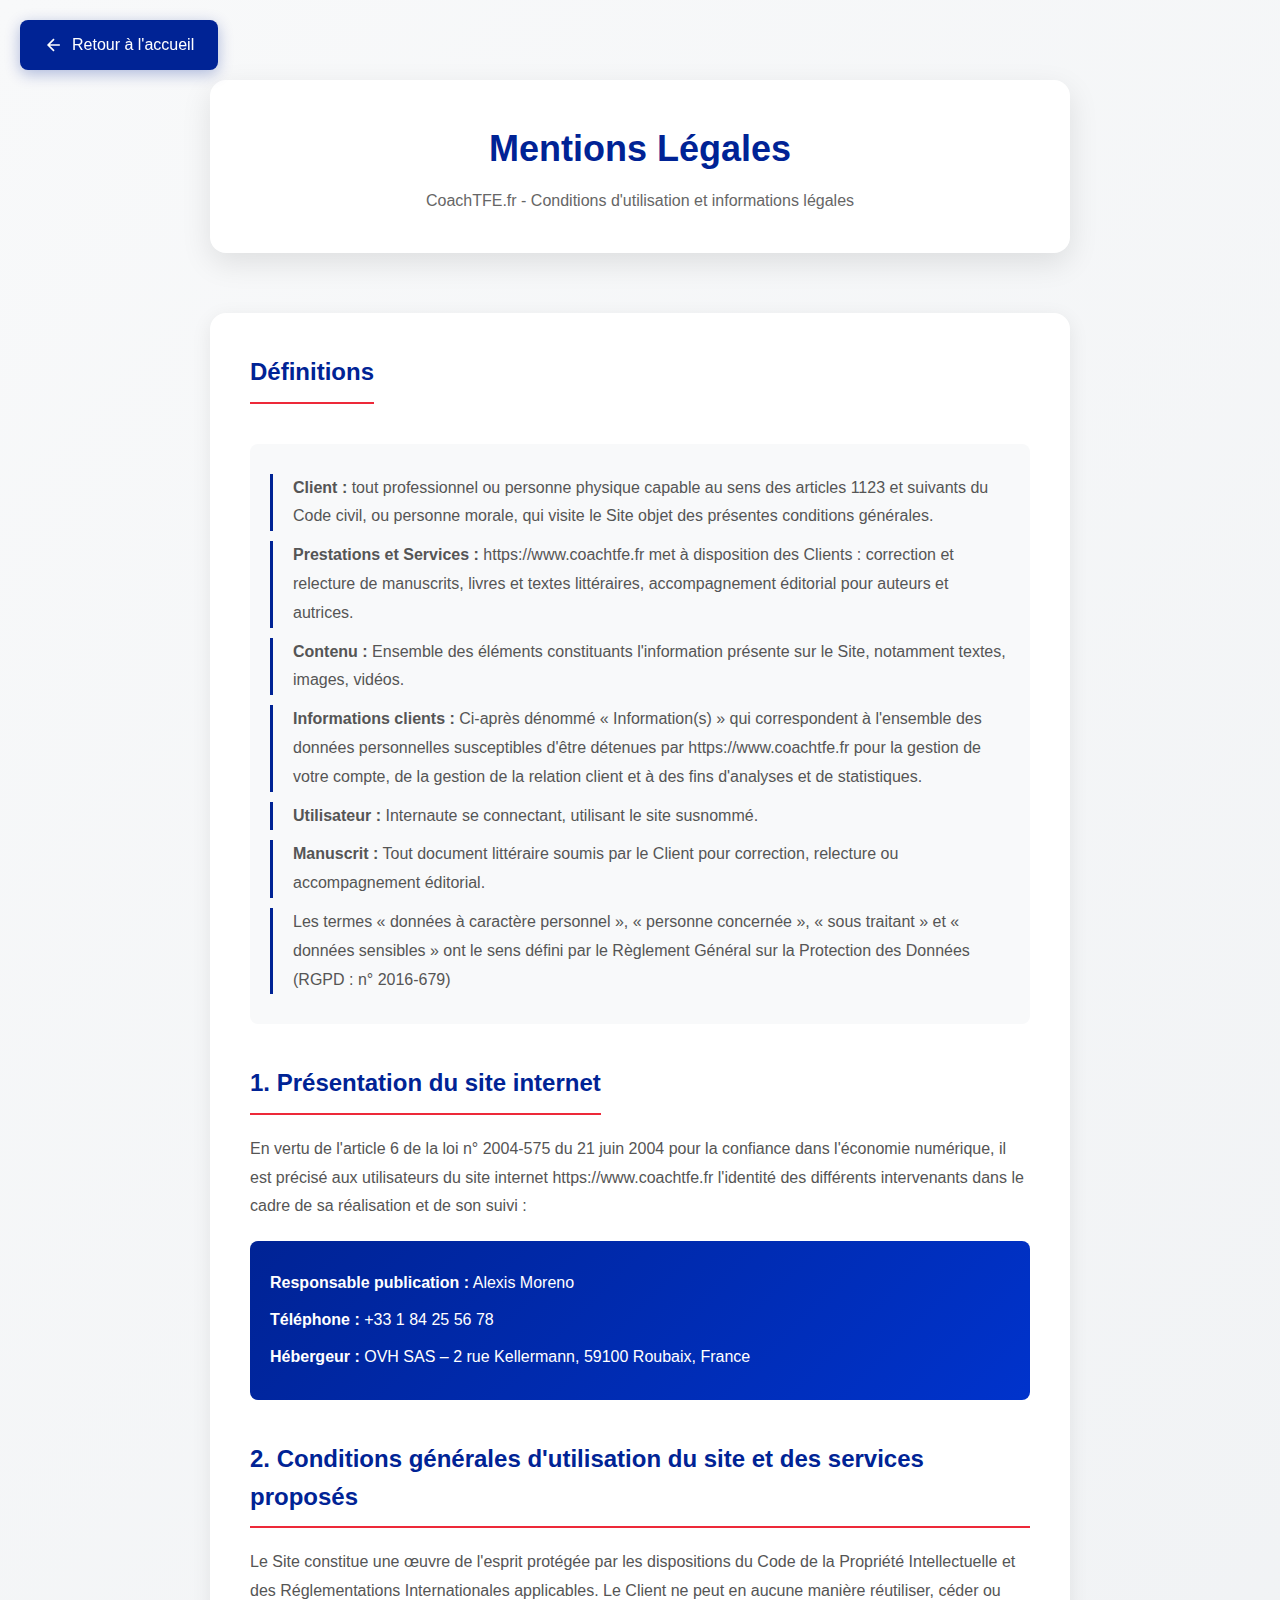
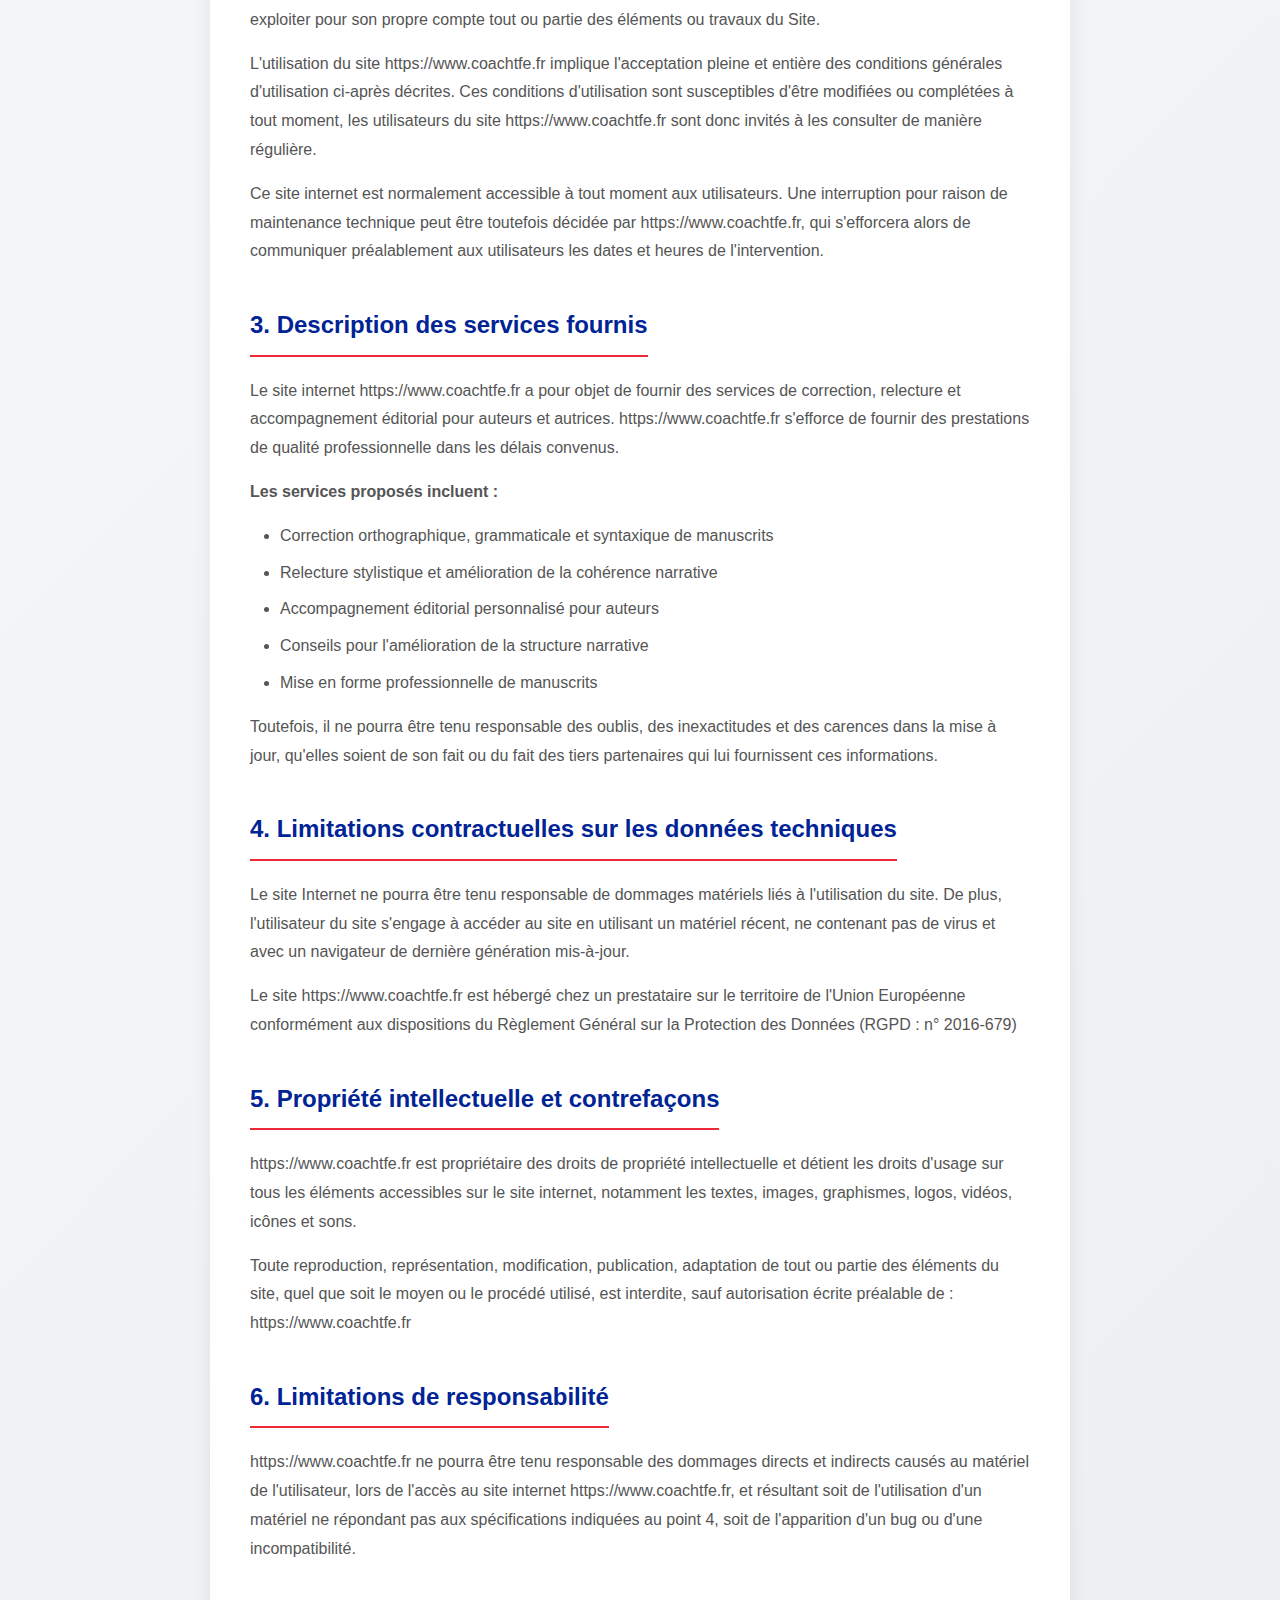
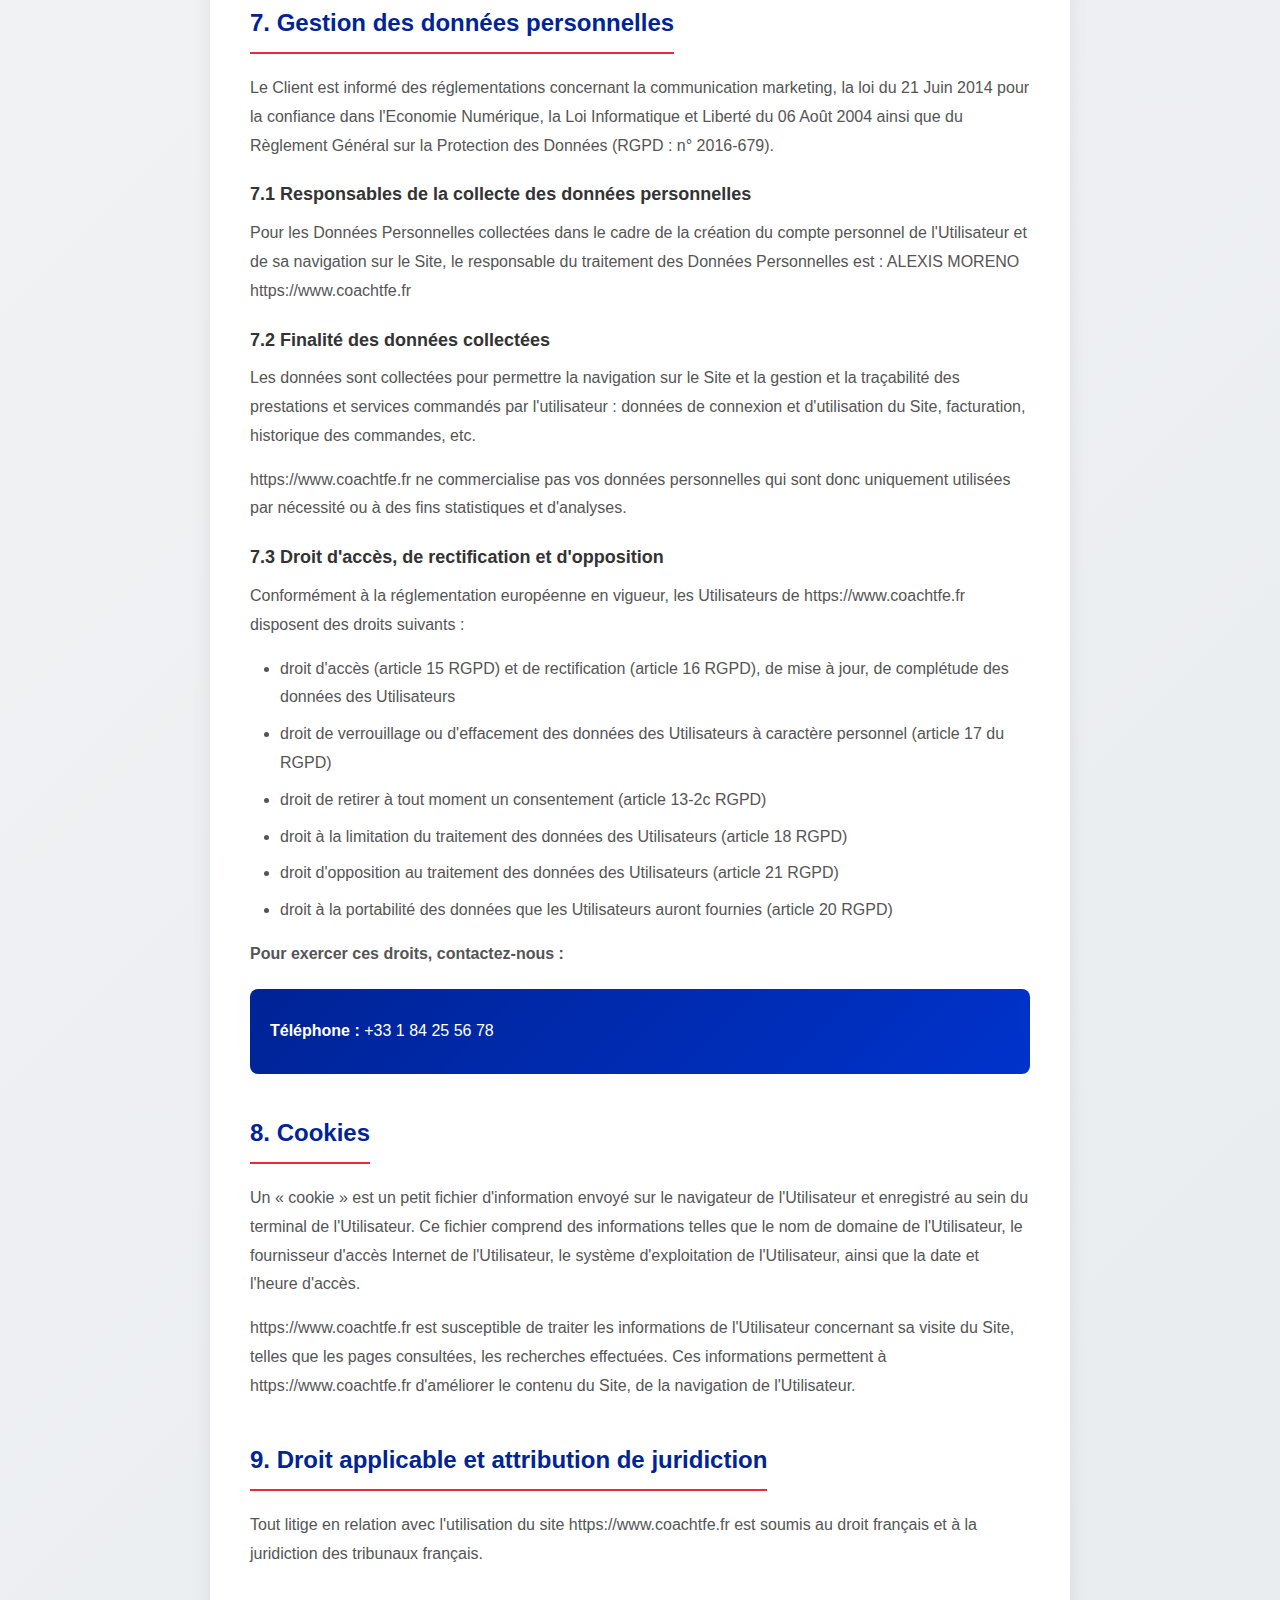
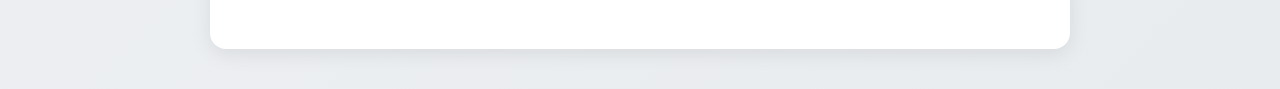
<file: mentions-legales.html>
<!DOCTYPE html>
<html lang="fr">
  <head>
    <meta charset="UTF-8" />
    <meta name="viewport" content="width=device-width, initial-scale=1.0" />
    <meta name="robots" content="noindex, follow" />

    <!-- Consentmanager - Gestion du consentement RGPD (DOIT être en premier) -->
    <script type="text/javascript" data-cmp-ab="1" src="https://cdn.consentmanager.net/delivery/autoblocking/012a0429f209b.js" data-cmp-host="a.delivery.consentmanager.net" data-cmp-cdn="cdn.consentmanager.net" data-cmp-codesrc="0"></script>

    <title>Mentions Légales - CoachTFE.fr</title>
    <meta name="description" content="Mentions légales, conditions d'utilisation et informations légales de CoachTFE.fr - Expert en accompagnement TFE infirmier." />
    <link rel="canonical" href="https://www.coachtfe.fr/mentions-legales.html" />
    <link rel="stylesheet" href="styles.min.css" />
    <style>
      .legal-page {
        min-height: 100vh;
        background: linear-gradient(135deg, #f8f9fa 0%, #e9ecef 100%);
      }

      .legal-container {
        max-width: 900px;
        margin: 0 auto;
        padding: 80px 20px 40px;
      }

      .legal-header {
        text-align: center;
        margin-bottom: 60px;
        padding: 40px;
        background: white;
        border-radius: 16px;
        box-shadow: 0 10px 30px rgba(0, 0, 0, 0.1);
      }

      .legal-header h1 {
        color: #002395;
        font-size: 36px;
        margin: 0 0 10px;
      }

      .legal-header .subtitle {
        color: #666;
        font-size: 16px;
      }

      .legal-content {
        background: white;
        border-radius: 16px;
        padding: 40px;
        box-shadow: 0 5px 20px rgba(0, 0, 0, 0.08);
      }

      .legal-section {
        margin-bottom: 40px;
      }

      .legal-section h2 {
        color: #002395;
        font-size: 24px;
        margin: 0 0 20px;
        padding-bottom: 10px;
        border-bottom: 2px solid #ed2939;
        display: inline-block;
      }

      .legal-section h3 {
        color: #333;
        font-size: 18px;
        margin: 20px 0 10px;
      }

      .legal-section p,
      .legal-section li {
        color: #555;
        line-height: 1.8;
        margin-bottom: 15px;
      }

      .legal-section ul {
        padding-left: 30px;
        margin: 15px 0;
      }

      .legal-section li {
        margin-bottom: 8px;
      }

      .definition-list {
        background: #f8f9fa;
        padding: 20px;
        border-radius: 8px;
        margin: 20px 0;
      }

      .definition-list p {
        margin: 10px 0;
        padding-left: 20px;
        border-left: 3px solid #002395;
      }

      .back-home {
        position: fixed;
        top: 20px;
        left: 20px;
        background: #002395;
        color: white;
        padding: 12px 24px;
        border-radius: 8px;
        text-decoration: none;
        display: flex;
        align-items: center;
        gap: 8px;
        transition: all 0.3s ease;
        box-shadow: 0 4px 15px rgba(0, 35, 149, 0.3);
      }

      .back-home:hover {
        transform: translateY(-2px);
        box-shadow: 0 6px 20px rgba(0, 35, 149, 0.4);
      }

      .contact-info {
        background: linear-gradient(135deg, #002395 0%, #0033cc 100%);
        color: white;
        padding: 20px;
        border-radius: 8px;
        margin: 20px 0;
      }

      .contact-info p {
        color: white;
        margin: 8px 0;
      }

      @media (max-width: 768px) {
        .legal-container {
          padding: 60px 15px 30px;
        }

        .legal-content {
          padding: 25px;
        }

        .legal-header h1 {
          font-size: 28px;
        }

        .back-home {
          top: 10px;
          left: 10px;
          padding: 8px 16px;
          font-size: 14px;
        }
      }
    </style>
  </head>
  <body class="legal-page">
    <a href="index.html" class="back-home">
      <svg
        width="20"
        height="20"
        viewBox="0 0 24 24"
        fill="none"
        stroke="currentColor"
        stroke-width="2"
      >
        <path d="M19 12H5M12 19l-7-7 7-7" />
      </svg>
      Retour à l'accueil
    </a>

    <div class="legal-container">
      <div class="legal-header">
        <h1>Mentions Légales</h1>
        <p class="subtitle">
          CoachTFE.fr - Conditions d'utilisation et informations légales
        </p>
      </div>

      <div class="legal-content">
        <div class="legal-section">
          <h2>Définitions</h2>
          <div class="definition-list">
            <p>
              <strong>Client :</strong> tout professionnel ou personne physique
              capable au sens des articles 1123 et suivants du Code civil, ou
              personne morale, qui visite le Site objet des présentes conditions
              générales.
            </p>
            <p>
              <strong>Prestations et Services :</strong> https://www.coachtfe.fr
              met à disposition des Clients : correction et relecture de
              manuscrits, livres et textes littéraires, accompagnement éditorial
              pour auteurs et autrices.
            </p>
            <p>
              <strong>Contenu :</strong> Ensemble des éléments constituants
              l'information présente sur le Site, notamment textes, images,
              vidéos.
            </p>
            <p>
              <strong>Informations clients :</strong> Ci-après dénommé «
              Information(s) » qui correspondent à l'ensemble des données
              personnelles susceptibles d'être détenues par
              https://www.coachtfe.fr pour la gestion de votre compte, de la
              gestion de la relation client et à des fins d'analyses et de
              statistiques.
            </p>
            <p>
              <strong>Utilisateur :</strong> Internaute se connectant, utilisant
              le site susnommé.
            </p>
            <p>
              <strong>Manuscrit :</strong> Tout document littéraire soumis par
              le Client pour correction, relecture ou accompagnement éditorial.
            </p>
            <p>
              Les termes « données à caractère personnel », « personne concernée
              », « sous traitant » et « données sensibles » ont le sens défini
              par le Règlement Général sur la Protection des Données (RGPD : n°
              2016-679)
            </p>
          </div>
        </div>

        <div class="legal-section">
          <h2>1. Présentation du site internet</h2>
          <p>
            En vertu de l'article 6 de la loi n° 2004-575 du 21 juin 2004 pour
            la confiance dans l'économie numérique, il est précisé aux
            utilisateurs du site internet https://www.coachtfe.fr l'identité des
            différents intervenants dans le cadre de sa réalisation et de son
            suivi :
          </p>

          <div class="contact-info">
            <p><strong>Responsable publication :</strong> Alexis Moreno</p>
            <p><strong>Téléphone :</strong> +33 1 84 25 56 78</p>
            <p>
              <strong>Hébergeur :</strong> OVH SAS – 2 rue Kellermann, 59100
              Roubaix, France
            </p>
          </div>
        </div>

        <div class="legal-section">
          <h2>
            2. Conditions générales d'utilisation du site et des services
            proposés
          </h2>
          <p>
            Le Site constitue une œuvre de l'esprit protégée par les
            dispositions du Code de la Propriété Intellectuelle et des
            Réglementations Internationales applicables. Le Client ne peut en
            aucune manière réutiliser, céder ou exploiter pour son propre compte
            tout ou partie des éléments ou travaux du Site.
          </p>
          <p>
            L'utilisation du site https://www.coachtfe.fr implique l'acceptation
            pleine et entière des conditions générales d'utilisation ci-après
            décrites. Ces conditions d'utilisation sont susceptibles d'être
            modifiées ou complétées à tout moment, les utilisateurs du site
            https://www.coachtfe.fr sont donc invités à les consulter de manière
            régulière.
          </p>
          <p>
            Ce site internet est normalement accessible à tout moment aux
            utilisateurs. Une interruption pour raison de maintenance technique
            peut être toutefois décidée par https://www.coachtfe.fr, qui
            s'efforcera alors de communiquer préalablement aux utilisateurs les
            dates et heures de l'intervention.
          </p>
        </div>

        <div class="legal-section">
          <h2>3. Description des services fournis</h2>
          <p>
            Le site internet https://www.coachtfe.fr a pour objet de fournir des
            services de correction, relecture et accompagnement éditorial pour
            auteurs et autrices. https://www.coachtfe.fr s'efforce de fournir
            des prestations de qualité professionnelle dans les délais convenus.
          </p>

          <p><strong>Les services proposés incluent :</strong></p>
          <ul>
            <li>
              Correction orthographique, grammaticale et syntaxique de
              manuscrits
            </li>
            <li>
              Relecture stylistique et amélioration de la cohérence narrative
            </li>
            <li>Accompagnement éditorial personnalisé pour auteurs</li>
            <li>Conseils pour l'amélioration de la structure narrative</li>
            <li>Mise en forme professionnelle de manuscrits</li>
          </ul>

          <p>
            Toutefois, il ne pourra être tenu responsable des oublis, des
            inexactitudes et des carences dans la mise à jour, qu'elles soient
            de son fait ou du fait des tiers partenaires qui lui fournissent ces
            informations.
          </p>
        </div>

        <div class="legal-section">
          <h2>4. Limitations contractuelles sur les données techniques</h2>
          <p>
            Le site Internet ne pourra être tenu responsable de dommages
            matériels liés à l'utilisation du site. De plus, l'utilisateur du
            site s'engage à accéder au site en utilisant un matériel récent, ne
            contenant pas de virus et avec un navigateur de dernière génération
            mis-à-jour.
          </p>
          <p>
            Le site https://www.coachtfe.fr est hébergé chez un prestataire sur
            le territoire de l'Union Européenne conformément aux dispositions du
            Règlement Général sur la Protection des Données (RGPD : n° 2016-679)
          </p>
        </div>

        <div class="legal-section">
          <h2>5. Propriété intellectuelle et contrefaçons</h2>
          <p>
            https://www.coachtfe.fr est propriétaire des droits de propriété
            intellectuelle et détient les droits d'usage sur tous les éléments
            accessibles sur le site internet, notamment les textes, images,
            graphismes, logos, vidéos, icônes et sons.
          </p>
          <p>
            Toute reproduction, représentation, modification, publication,
            adaptation de tout ou partie des éléments du site, quel que soit le
            moyen ou le procédé utilisé, est interdite, sauf autorisation écrite
            préalable de : https://www.coachtfe.fr
          </p>
        </div>

        <div class="legal-section">
          <h2>6. Limitations de responsabilité</h2>
          <p>
            https://www.coachtfe.fr ne pourra être tenu responsable des dommages
            directs et indirects causés au matériel de l'utilisateur, lors de
            l'accès au site internet https://www.coachtfe.fr, et résultant soit
            de l'utilisation d'un matériel ne répondant pas aux spécifications
            indiquées au point 4, soit de l'apparition d'un bug ou d'une
            incompatibilité.
          </p>
        </div>

        <div class="legal-section">
          <h2>7. Gestion des données personnelles</h2>
          <p>
            Le Client est informé des réglementations concernant la
            communication marketing, la loi du 21 Juin 2014 pour la confiance
            dans l'Economie Numérique, la Loi Informatique et Liberté du 06 Août
            2004 ainsi que du Règlement Général sur la Protection des Données
            (RGPD : n° 2016-679).
          </p>

          <h3>7.1 Responsables de la collecte des données personnelles</h3>
          <p>
            Pour les Données Personnelles collectées dans le cadre de la
            création du compte personnel de l'Utilisateur et de sa navigation
            sur le Site, le responsable du traitement des Données Personnelles
            est : ALEXIS MORENO https://www.coachtfe.fr
          </p>

          <h3>7.2 Finalité des données collectées</h3>
          <p>
            Les données sont collectées pour permettre la navigation sur le Site
            et la gestion et la traçabilité des prestations et services
            commandés par l'utilisateur : données de connexion et d'utilisation
            du Site, facturation, historique des commandes, etc.
          </p>
          <p>
            https://www.coachtfe.fr ne commercialise pas vos données
            personnelles qui sont donc uniquement utilisées par nécessité ou à
            des fins statistiques et d'analyses.
          </p>

          <h3>7.3 Droit d'accès, de rectification et d'opposition</h3>
          <p>
            Conformément à la réglementation européenne en vigueur, les
            Utilisateurs de https://www.coachtfe.fr disposent des droits
            suivants :
          </p>
          <ul>
            <li>
              droit d'accès (article 15 RGPD) et de rectification (article 16
              RGPD), de mise à jour, de complétude des données des Utilisateurs
            </li>
            <li>
              droit de verrouillage ou d'effacement des données des Utilisateurs
              à caractère personnel (article 17 du RGPD)
            </li>
            <li>
              droit de retirer à tout moment un consentement (article 13-2c
              RGPD)
            </li>
            <li>
              droit à la limitation du traitement des données des Utilisateurs
              (article 18 RGPD)
            </li>
            <li>
              droit d'opposition au traitement des données des Utilisateurs
              (article 21 RGPD)
            </li>
            <li>
              droit à la portabilité des données que les Utilisateurs auront
              fournies (article 20 RGPD)
            </li>
          </ul>

          <p><strong>Pour exercer ces droits, contactez-nous :</strong></p>
          <div class="contact-info">
            <p><strong>Téléphone :</strong> +33 1 84 25 56 78</p>
          </div>
        </div>

        <div class="legal-section">
          <h2>8. Cookies</h2>
          <p>
            Un « cookie » est un petit fichier d'information envoyé sur le
            navigateur de l'Utilisateur et enregistré au sein du terminal de
            l'Utilisateur. Ce fichier comprend des informations telles que le
            nom de domaine de l'Utilisateur, le fournisseur d'accès Internet de
            l'Utilisateur, le système d'exploitation de l'Utilisateur, ainsi que
            la date et l'heure d'accès.
          </p>
          <p>
            https://www.coachtfe.fr est susceptible de traiter les informations
            de l'Utilisateur concernant sa visite du Site, telles que les pages
            consultées, les recherches effectuées. Ces informations permettent à
            https://www.coachtfe.fr d'améliorer le contenu du Site, de la
            navigation de l'Utilisateur.
          </p>
        </div>

        <div class="legal-section">
          <h2>9. Droit applicable et attribution de juridiction</h2>
          <p>
            Tout litige en relation avec l'utilisation du site
            https://www.coachtfe.fr est soumis au droit français et à la
            juridiction des tribunaux français.
          </p>
        </div>
      </div>
    </div>

    <script src="script.js"></script>
  </body>
</html>
</file>
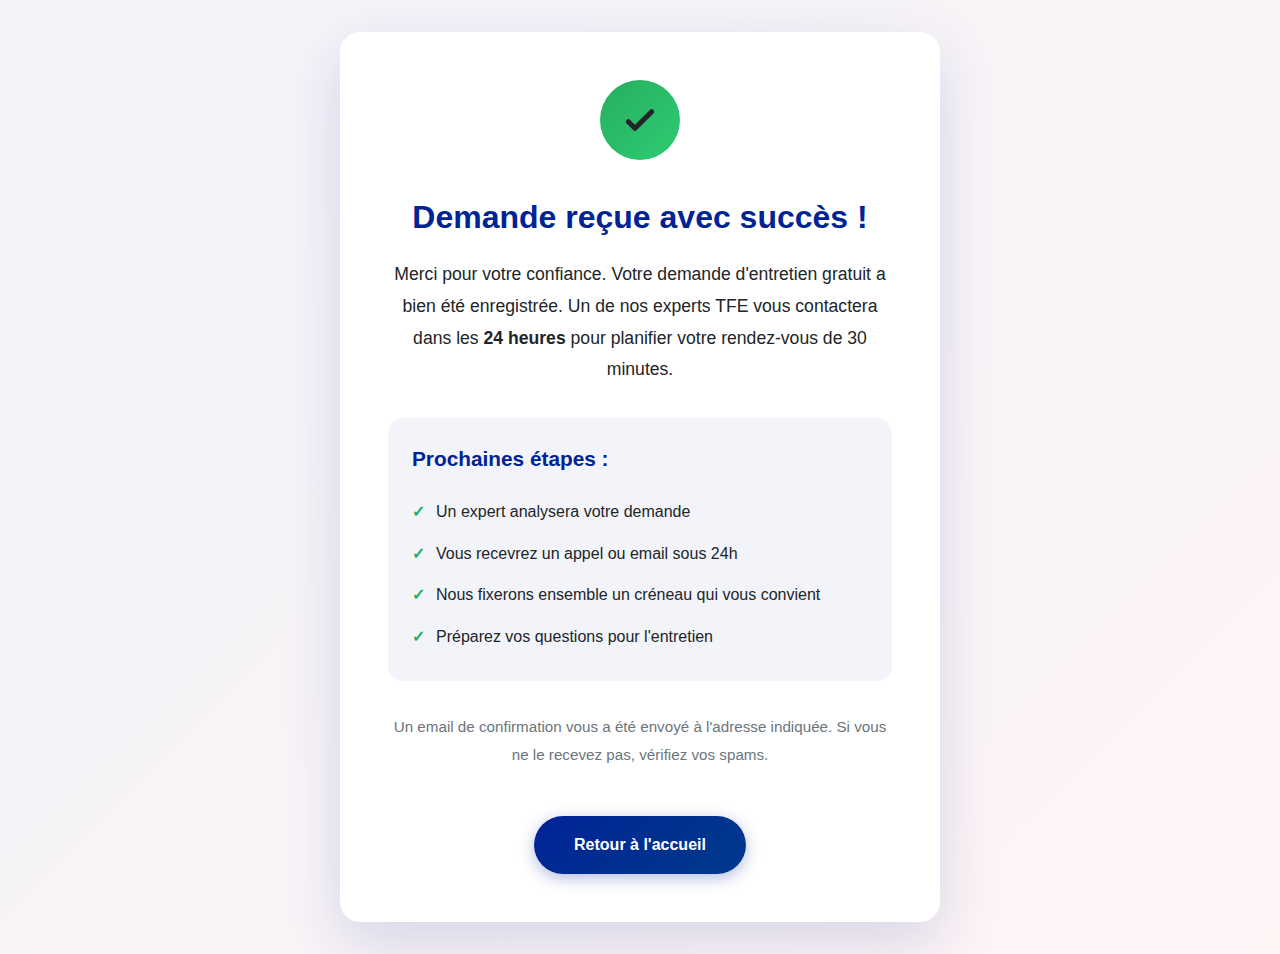
<file: merci-entretien.html>
<!DOCTYPE html>
<html lang="fr">
<head>
    <meta charset="UTF-8">
    <meta name="viewport" content="width=device-width, initial-scale=1.0">
    <title>Merci pour votre demande - CoachTFE.fr</title>
    <meta name="description" content="Votre demande d'entretien gratuit a bien été reçue. Un expert CoachTFE vous contactera dans les 24h.">
    <link rel="stylesheet" href="styles.min.css">
    <style>
        .confirmation-container {
            min-height: 100vh;
            display: flex;
            align-items: center;
            justify-content: center;
            background: linear-gradient(135deg, rgba(0,35,149,0.05), rgba(237,41,57,0.05));
            padding: 2rem;
        }
        
        .confirmation-card {
            background: white;
            border-radius: 20px;
            padding: 3rem;
            max-width: 600px;
            text-align: center;
            box-shadow: 0 20px 60px rgba(0,35,149,0.15);
        }
        
        .success-icon {
            width: 80px;
            height: 80px;
            margin: 0 auto 2rem;
            background: linear-gradient(135deg, #27ae60, #2ecc71);
            border-radius: 50%;
            display: flex;
            align-items: center;
            justify-content: center;
            animation: successPulse 1s ease-in-out;
        }
        
        .success-icon svg {
            width: 40px;
            height: 40px;
            stroke: white;
            stroke-width: 3;
        }
        
        @keyframes successPulse {
            0% { transform: scale(0); opacity: 0; }
            50% { transform: scale(1.1); }
            100% { transform: scale(1); opacity: 1; }
        }
        
        .confirmation-card h1 {
            color: var(--bleu-france);
            font-size: 2rem;
            margin-bottom: 1rem;
        }
        
        .confirmation-card p {
            color: var(--noir);
            font-size: 1.1rem;
            line-height: 1.8;
            margin-bottom: 1.5rem;
        }
        
        .next-steps {
            background: rgba(0,35,149,0.05);
            border-radius: 15px;
            padding: 1.5rem;
            margin: 2rem 0;
            text-align: left;
        }
        
        .next-steps h2 {
            color: var(--bleu-france);
            font-size: 1.3rem;
            margin-bottom: 1rem;
        }
        
        .next-steps ul {
            list-style: none;
            padding: 0;
        }
        
        .next-steps li {
            padding: 0.5rem 0;
            padding-left: 1.5rem;
            position: relative;
        }
        
        .next-steps li:before {
            content: "✓";
            color: #27ae60;
            font-weight: bold;
            position: absolute;
            left: 0;
        }
        
        .btn-return {
            display: inline-block;
            background: linear-gradient(135deg, var(--bleu-france), #003a8c);
            color: white;
            padding: 1rem 2.5rem;
            border-radius: 50px;
            text-decoration: none;
            font-weight: 600;
            margin-top: 1.5rem;
            transition: all 0.3s ease;
            box-shadow: 0 4px 15px rgba(0,35,149,0.3);
        }
        
        .btn-return:hover {
            transform: translateY(-2px);
            box-shadow: 0 6px 20px rgba(0,35,149,0.4);
        }
        
        @media (max-width: 768px) {
            .confirmation-card {
                padding: 2rem;
            }
            
            .confirmation-card h1 {
                font-size: 1.5rem;
            }
        }
    </style>
</head>
<body>
    <div class="confirmation-container">
        <div class="confirmation-card">
            <div class="success-icon">
                <svg viewBox="0 0 24 24" fill="none">
                    <path d="M5 13l4 4L19 7" stroke="currentColor" stroke-linecap="round" stroke-linejoin="round"/>
                </svg>
            </div>
            
            <h1>Demande reçue avec succès !</h1>
            
            <p>
                Merci pour votre confiance. Votre demande d'entretien gratuit a bien été enregistrée.
                Un de nos experts TFE vous contactera dans les <strong>24 heures</strong> pour planifier 
                votre rendez-vous de 30 minutes.
            </p>
            
            <div class="next-steps">
                <h2>Prochaines étapes :</h2>
                <ul>
                    <li>Un expert analysera votre demande</li>
                    <li>Vous recevrez un appel ou email sous 24h</li>
                    <li>Nous fixerons ensemble un créneau qui vous convient</li>
                    <li>Préparez vos questions pour l'entretien</li>
                </ul>
            </div>
            
            <p style="color: var(--gris); font-size: 0.95rem;">
                Un email de confirmation vous a été envoyé à l'adresse indiquée.
                Si vous ne le recevez pas, vérifiez vos spams.
            </p>
            
            <a href="/" class="btn-return">Retour à l'accueil</a>
        </div>
    </div>
    
    <script>
        // Redirection automatique après 10 secondes
        setTimeout(() => {
            window.location.href = '/';
        }, 10000);
    </script>
</body>
</html>
</file>
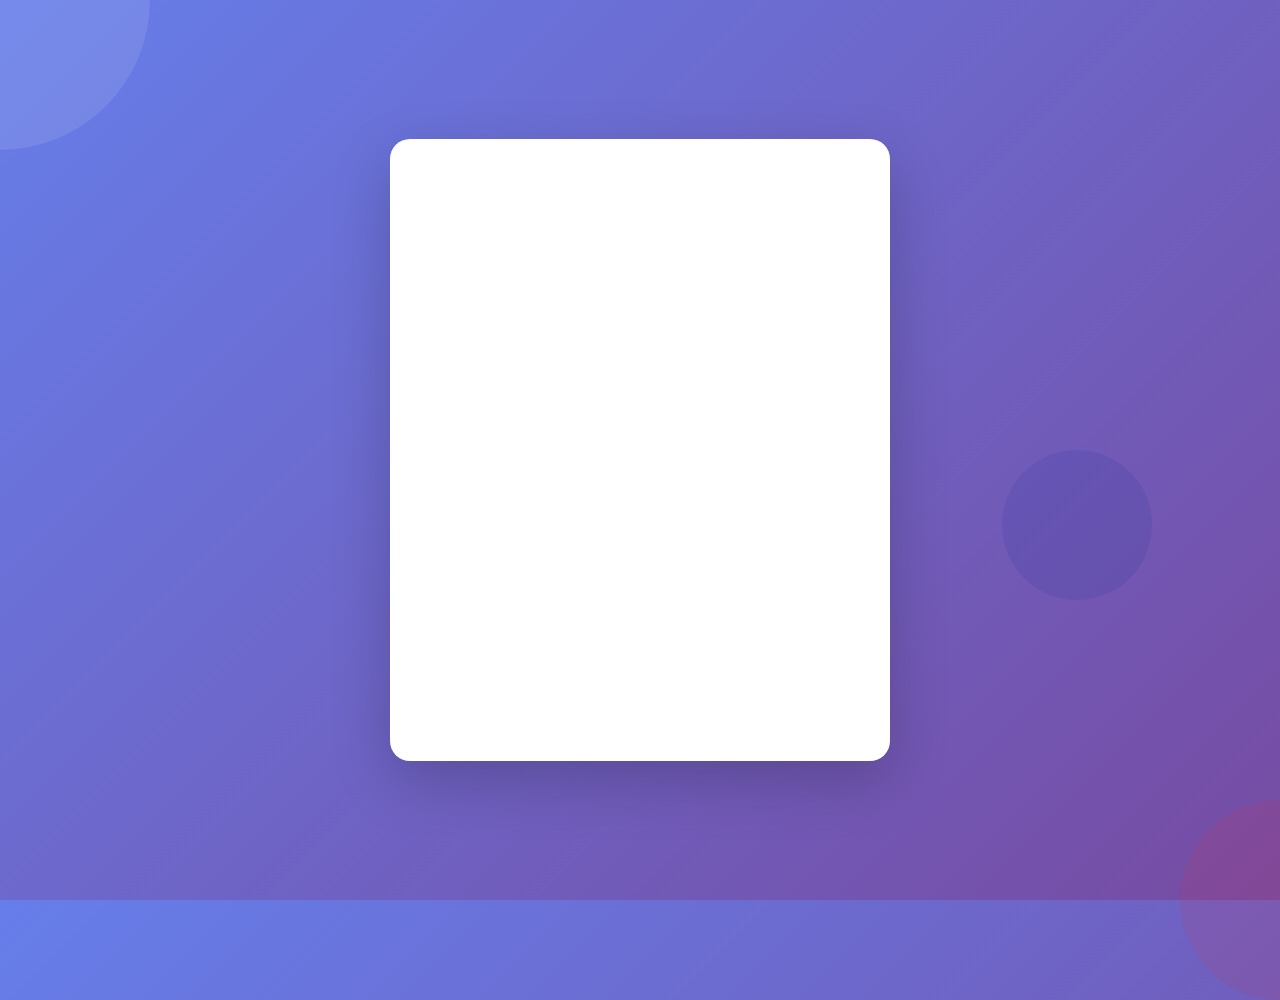
<file: merci.html>
<!DOCTYPE html>
<html lang="fr">
<head>
    <meta charset="UTF-8">
    <meta name="viewport" content="width=device-width, initial-scale=1.0">
    <meta name="description" content="Merci pour votre message - CoachTFE.fr">
    <title>Message envoyé avec succès - CoachTFE.fr</title>

    <!-- Favicon -->
    <link rel="icon" type="image/png" sizes="32x32" href="images/favicon/favicon-32x32.png">
    <link rel="icon" type="image/png" sizes="16x16" href="images/favicon/favicon-16x16.png">
    <link rel="apple-touch-icon" href="images/favicon/apple-touch-icon.png">

    <style>
        * {
            margin: 0;
            padding: 0;
            box-sizing: border-box;
        }

        :root {
            --bleu-france: #002395;
            --rouge-france: #ED2939;
            --blanc: #FFFFFF;
            --gris-clair: #f8f9fa;
            --gris: #6c757d;
            --noir: #212529;
        }

        body {
            font-family: -apple-system, BlinkMacSystemFont, 'Segoe UI', Roboto, 'Helvetica Neue', Arial, sans-serif;
            background: linear-gradient(135deg, #667eea 0%, #764ba2 100%);
            min-height: 100vh;
            display: flex;
            justify-content: center;
            align-items: center;
            padding: 20px;
            position: relative;
            overflow: hidden;
        }

        /* Cercles décoratifs animés */
        .decoration-circle {
            position: absolute;
            border-radius: 50%;
            opacity: 0.1;
            animation: float 20s infinite ease-in-out;
        }

        .circle-1 {
            width: 300px;
            height: 300px;
            background: var(--blanc);
            top: -150px;
            left: -150px;
            animation-delay: 0s;
        }

        .circle-2 {
            width: 200px;
            height: 200px;
            background: var(--rouge-france);
            bottom: -100px;
            right: -100px;
            animation-delay: 5s;
        }

        .circle-3 {
            width: 150px;
            height: 150px;
            background: var(--bleu-france);
            top: 50%;
            right: 10%;
            animation-delay: 10s;
        }

        @keyframes float {
            0%, 100% {
                transform: translate(0, 0) rotate(0deg);
            }
            25% {
                transform: translate(30px, -30px) rotate(90deg);
            }
            50% {
                transform: translate(-20px, 20px) rotate(180deg);
            }
            75% {
                transform: translate(20px, -10px) rotate(270deg);
            }
        }

        .container {
            background: var(--blanc);
            border-radius: 20px;
            padding: 50px;
            box-shadow: 0 20px 60px rgba(0, 0, 0, 0.2);
            text-align: center;
            max-width: 500px;
            width: 100%;
            position: relative;
            z-index: 1;
            animation: slideUp 0.6s ease-out;
        }

        @keyframes slideUp {
            from {
                opacity: 0;
                transform: translateY(30px);
            }
            to {
                opacity: 1;
                transform: translateY(0);
            }
        }

        .success-icon {
            width: 80px;
            height: 80px;
            margin: 0 auto 30px;
            position: relative;
            animation: checkmark 0.5s ease-out 0.3s forwards;
            opacity: 0;
        }

        @keyframes checkmark {
            to {
                opacity: 1;
                transform: scale(1.1) rotate(360deg);
            }
        }

        .success-icon svg {
            width: 100%;
            height: 100%;
        }

        h1 {
            color: var(--noir);
            font-size: 28px;
            margin-bottom: 20px;
            font-weight: 700;
            animation: fadeIn 0.6s ease-out 0.2s forwards;
            opacity: 0;
        }

        @keyframes fadeIn {
            to {
                opacity: 1;
            }
        }

        .message {
            color: var(--gris);
            font-size: 16px;
            line-height: 1.6;
            margin-bottom: 30px;
            animation: fadeIn 0.6s ease-out 0.4s forwards;
            opacity: 0;
        }

        .info-box {
            background: var(--gris-clair);
            border-left: 4px solid var(--bleu-france);
            padding: 20px;
            border-radius: 10px;
            margin-bottom: 30px;
            text-align: left;
            animation: fadeIn 0.6s ease-out 0.6s forwards;
            opacity: 0;
        }

        .info-box h3 {
            color: var(--bleu-france);
            font-size: 18px;
            margin-bottom: 10px;
            font-weight: 600;
        }

        .info-box p {
            color: var(--gris);
            font-size: 14px;
            line-height: 1.5;
        }

        .phone-number {
            color: var(--bleu-france);
            font-weight: 600;
            text-decoration: none;
            transition: color 0.3s ease;
        }

        .phone-number:hover {
            color: var(--rouge-france);
        }

        .button-group {
            display: flex;
            gap: 15px;
            justify-content: center;
            flex-wrap: wrap;
            animation: fadeIn 0.6s ease-out 0.8s forwards;
            opacity: 0;
        }

        .btn {
            display: inline-flex;
            align-items: center;
            justify-content: center;
            padding: 14px 30px;
            border-radius: 8px;
            text-decoration: none;
            font-size: 16px;
            font-weight: 600;
            transition: all 0.3s ease;
            cursor: pointer;
            border: 2px solid transparent;
        }

        .btn-primary {
            background: var(--bleu-france);
            color: var(--blanc);
        }

        .btn-primary:hover {
            background: #001b6d;
            transform: translateY(-2px);
            box-shadow: 0 5px 15px rgba(0, 35, 149, 0.3);
        }

        .btn-secondary {
            background: var(--blanc);
            color: var(--bleu-france);
            border-color: var(--bleu-france);
        }

        .btn-secondary:hover {
            background: var(--bleu-france);
            color: var(--blanc);
            transform: translateY(-2px);
            box-shadow: 0 5px 15px rgba(0, 35, 149, 0.2);
        }

        /* Responsive */
        @media (max-width: 576px) {
            .container {
                padding: 30px 20px;
            }

            h1 {
                font-size: 24px;
            }

            .message {
                font-size: 14px;
            }

            .button-group {
                flex-direction: column;
            }

            .btn {
                width: 100%;
            }

            .decoration-circle {
                display: none;
            }
        }
    </style>
</head>
<body>
    <!-- Cercles décoratifs -->
    <div class="decoration-circle circle-1"></div>
    <div class="decoration-circle circle-2"></div>
    <div class="decoration-circle circle-3"></div>

    <div class="container">
        <!-- Icône de succès -->
        <div class="success-icon">
            <svg xmlns="http://www.w3.org/2000/svg" viewBox="0 0 24 24" fill="none" stroke="#4CAF50" stroke-width="2" stroke-linecap="round" stroke-linejoin="round">
                <circle cx="12" cy="12" r="10" fill="#E8F5E9"></circle>
                <path d="M9 12l2 2 4-4" stroke-width="3"></path>
            </svg>
        </div>

        <h1>Merci ! 🎉</h1>

        <p class="message">
            Votre message a bien été envoyé.<br>
            Nous vous répondrons dans les plus brefs délais.
        </p>

        <div class="info-box">
            <h3>Que va-t-il se passer maintenant ?</h3>
            <p>
                Un expert CoachTFE va analyser votre demande et vous recontacter sous 24h ouvrées pour organiser votre entretien gratuit de 30 minutes.<br><br>
                Pour toute urgence, vous pouvez nous joindre directement au
                <a href="tel:0680356022" class="phone-number">06 80 35 60 22</a>.
            </p>
        </div>

        <div class="button-group">
            <a href="index.html" class="btn btn-primary">Retour à l'accueil</a>
        </div>
    </div>

    <script>
        // Redirection automatique après 10 secondes
        setTimeout(function() {
            // Optionnel : décommenter pour activer la redirection automatique
            // window.location.href = 'index.html';
        }, 10000);
    </script>
</body>
</html>
</file>
<file: styles.min.css>
/*
        =====================================================
        COACHTFE.FR - STYLES CSS PRINCIPAUX
        =====================================================
        Auteur: Christophe - Freelance Full-Stack MERN
        Description: Feuille de style pour le site CoachTFE.fr
        Date: 2025
        =====================================================
        */

/* Reset CSS global pour une base cohérente sur tous les navigateurs */
* {
  margin: 0;
  padding: 0;
  box-sizing: border-box;
}

/* Variables CSS personnalisées - Palette de couleurs et ombres */
:root {
  /* Couleurs principales du thème français */
  --bleu-france: #002395; /* Bleu officiel français */
  --rouge-france: #ed2939; /* Rouge officiel français */
  --blanc: #ffffff; /* Blanc pur */

  /* Couleurs secondaires et neutres */
  --gris-clair: #f8f9fa; /* Gris très clair pour les arrière-plans */
  --gris: #6c757d; /* Gris moyen pour les textes secondaires */
  --noir: #212529; /* Noir pour les textes principaux */

  /* Effets et ombres */
  --shadow: 0 10px 30px rgba(0, 35, 149, 0.1); /* Ombre douce bleue */
}

/* Styles globaux du body - Typography et couleurs de base */
body {
  font-family: "Segoe UI", Tahoma, Geneva, Verdana, sans-serif; /* Police moderne et lisible */
  line-height: 1.6; /* Hauteur de ligne optimale pour la lisibilité */
  color: var(--noir); /* Couleur de texte principale */
  background: var(--blanc); /* Arrière-plan blanc */
  overflow-x: hidden; /* Empêche le défilement horizontal */
  width: 100%;
}

/* Conteneur global pour éviter les débordements */
html {
  overflow-x: hidden;
  width: 100%;
}

/* Reset pour éviter les débordements */
*,
*::before,
*::after {
  max-width: 100%;
}

/*
        =====================================================
        NAVIGATION - Barre de navigation fixe
        =====================================================
        */
nav {
  background: white;
  box-shadow: 0 2px 10px rgba(0, 0, 0, 0.05);
  position: fixed;
  top: 0;
  width: 100%;
  z-index: 1000;
  transition: box-shadow 0.3s ease;
  min-height: 80px;
}

.nav-container {
  max-width: 1200px;
  margin: 0 auto;
  padding: 0.5rem 2rem;
  display: flex;
  justify-content: space-between;
  align-items: center;
  width: 100%;
  box-sizing: border-box;
}

.logo {
  display: flex;
  align-items: center;
  gap: 1rem;
}

.logo-coachtfe {
  height: 100px;
  width: auto;
  max-width: 350px;
}
.logo-subtitle {
  display: flex;
  align-items: center;
  gap: 0.25rem;
  font-size: 0.75rem;
  white-space: nowrap;
}
.nav-links {
  display: flex;
  gap: 2.5rem;
  align-items: center;
}

/* Mobile Menu Toggle */
.mobile-menu-toggle {
  display: none;
  flex-direction: column;
  background: none;
  border: none;
  cursor: pointer;
  padding: 5px;
  width: 30px;
  height: 30px;
  justify-content: space-around;
}

.mobile-menu-toggle span {
  width: 100%;
  height: 3px;
  background-color: var(--bleu-france);
  transition: all 0.3s ease;
  border-radius: 1px;
}

.mobile-menu-toggle.active span:nth-child(1) {
  transform: rotate(45deg) translate(6px, 6px);
}

.mobile-menu-toggle.active span:nth-child(2) {
  opacity: 0;
}

.mobile-menu-toggle.active span:nth-child(3) {
  transform: rotate(-45deg) translate(7px, -6px);
}
.nav-links a {
  color: var(--noir);
  text-decoration: none;
  font-weight: 500;
  transition: color 0.3s ease;
  position: relative;
}

.nav-links a::after {
  content: "";
  position: absolute;
  bottom: -5px;
  left: 0;
  width: 0;
  height: 3px;
  background: var(--rouge-france);
  transition: width 0.3s ease;
}

.nav-links a:hover {
  color: var(--bleu-france);
}

.nav-links a:hover::after {
  width: 100%;
}

.cta-nav {
  background: var(--rouge-france);
  color: var(--blanc) !important;
  padding: 0.75rem 1.75rem;
  border-radius: 5px;
  font-weight: 600;
  transition: all 0.3s ease;
}

.cta-nav::after {
  display: none;
}

.cta-nav:hover {
  background: #d02030;
  transform: translateY(-2px);
  box-shadow: var(--shadow);
}

/*
        =====================================================
        HERO SECTION - Section d'accueil principale
        =====================================================
        Contient le titre principal, sous-titre, points clés
        et les statistiques de réussite
        =====================================================
        */
.hero {
  margin-top: 72px;
  padding: 2.5rem 2rem;
  background: linear-gradient(135deg, var(--blanc) 0%, var(--gris-clair) 100%);
  position: relative !important;
  overflow: hidden;
}

.hero-container {
  max-width: 1200px;
  margin: 0 auto;
  display: grid;
  grid-template-columns: 1fr 1fr;
  gap: 4rem;
  align-items: center;
}

.hero-text h1 {
  font-size: 2.8rem;
  color: var(--bleu-france);
  margin-bottom: 1.5rem;
  line-height: 1.2;
  margin-top: 10px;
}

.hero-text .subtitle {
  font-size: 1.3rem;
  color: var(--gris);
  margin-bottom: 2rem;
}

.expertise-points {
  list-style: none;
  margin-bottom: 2rem;
}

.expertise-points li {
  padding: 0.75rem 0;
  display: flex;
  align-items: center;
  font-size: 1.1rem;
  color: var(--noir);
}

.expertise-points li svg {
  width: 20px;
  height: 20px;
  margin-right: 1rem;
  fill: var(--rouge-france);
}

.hero-buttons {
  display: flex;
  gap: 1rem;
}

.btn-primary {
  background: var(--rouge-france);
  color: var(--blanc);
  padding: 1rem 2rem;
  border-radius: 5px;
  text-decoration: none;
  font-weight: 600;
  transition: all 0.3s ease;
  display: inline-block;
}

.btn-primary:hover {
  background: #d02030;
  transform: translateY(-2px);
  box-shadow: var(--shadow);
}

.btn-secondary {
  background: var(--blanc);
  color: var(--bleu-france);
  padding: 1rem 2rem;
  border: 2px solid var(--bleu-france);
  border-radius: 5px;
  text-decoration: none;
  font-weight: 600;
  transition: all 0.3s ease;
  display: inline-block;
}

.btn-secondary:hover {
  background: var(--bleu-france);
  color: var(--blanc);
}

.hero-image {
  background: var(--blanc);
  padding: 3rem;
  border-radius: 10px;
  box-shadow: var(--shadow);
}

.stats-grid {
  display: grid;
  grid-template-columns: 1fr 1fr;
  gap: 2rem;
}

.stat {
  text-align: center;
  padding: 1.5rem;
  background: var(--gris-clair);
  border-radius: 10px;
}

.stat-number {
  font-size: 2.5rem;
  font-weight: bold;
  color: var(--bleu-france);
  display: block;
}

.stat-label {
  color: var(--gris);
  font-size: 0.9rem;
  text-transform: uppercase;
  letter-spacing: 1px;
}

/*
        =====================================================
        EXPERTISE SECTION - Notre savoir-faire
        =====================================================
        Présente les 3 domaines d'expertise principaux
        sous forme de cartes avec icônes
        =====================================================
        */
.expertise {
  padding: 2.5rem 2rem;
  background: var(--blanc);
}

.section-header {
  text-align: center;
  max-width: 800px;
  margin: 0 auto 3rem;
}

.section-title {
  font-size: 2.5rem;
  color: var(--bleu-france);
  margin-bottom: 1rem;
}

.section-subtitle {
  color: var(--gris);
  font-size: 1.1rem;
}

.expertise-grid {
  max-width: 1200px;
  margin: 0 auto;
  display: grid;
  grid-template-columns: repeat(3, 1fr);
  gap: 2rem;
}

.expertise-card {
  background: var(--gris-clair);
  padding: 2rem;
  border-radius: 10px;
  text-align: center;
  transition: all 0.3s ease;
  position: relative;
  border-top: 4px solid transparent;
}

.expertise-card:hover {
  transform: translateY(-5px);
  box-shadow: var(--shadow);
  border-top-color: var(--rouge-france);
}

.expertise-icon {
  width: 60px;
  height: 60px;
  margin: 0 auto 1rem;
  background: var(--bleu-france);
  border-radius: 50%;
  display: flex;
  align-items: center;
  justify-content: center;
}

.expertise-icon svg {
  width: 30px;
  height: 30px;
  fill: var(--blanc);
}

.expertise-card h3 {
  color: var(--noir);
  margin-bottom: 1rem;
  font-size: 1.3rem;
}

.expertise-card p {
  color: var(--gris);
  line-height: 1.8;
}

/*
        =====================================================
        SOCIAL PROOF - Avatars chevauchés avec preuve sociale
        =====================================================
        */
.social-proof {
  margin-top: 2rem;
  display: flex;
  align-items: center;
  gap: 1.5rem;
  justify-content: center;
}

.expertise-social-proof {
  margin-top: 3rem;
}

/* Avatars chevauchés */
.avatars {
  display: flex;
  align-items: center;
}

.avatar {
  width: 64px;
  height: 64px;
  border-radius: 50%;
  overflow: hidden;
  border: 3px solid var(--blanc);
  box-shadow: 0 2px 6px rgba(0, 35, 149, 0.15);
  background: var(--gris-clair);
  transition: transform 0.3s ease;
}

.avatar + .avatar {
  margin-left: -16px; /* chevauchement ajusté pour la nouvelle taille */
}

.avatar:hover {
  transform: scale(1.1);
  z-index: 10;
  position: relative;
}

.avatar img {
  width: 100%;
  height: 100%;
  object-fit: cover;
  object-position: center center; /* Centré au milieu */
  display: block;
}

/* Ajustement spécifique pour HOME1.jpg */
.avatar img[src*="HOME1.jpg"] {
  object-position: center top; /* Centré vers le haut */
}

/* Ajustement spécifique pour HOME2.jpg */
.avatar img[src*="HOME2.jpg"] {
  object-position: center 40%; /* Légèrement vers le bas du centre */
}

/* Ajustement spécifique pour HOME3.jpg */
.avatar img[src*="HOME3.jpg"] {
  object-position: center top; /* Centré vers le haut */
}

.headline {
  font-size: 1.1rem;
  line-height: 1.25;
  font-weight: 600;
  color: var(--noir);
  letter-spacing: 0.2px;
  margin: 0;
}

.headline .accent {
  color: var(--rouge-france);
}

/*
        =====================================================
        SERVICES SECTION - Nos prestations détaillées
        =====================================================
        Présentation alternée gauche/droite des services
        =====================================================
        */
.services {
  padding: 2.5rem 2rem;
  background: var(--gris-clair);
}

.services-container {
  max-width: 1200px;
  margin: 0 auto;
}

.service-item {
  display: grid;
  grid-template-columns: 1fr 1fr;
  gap: 4rem;
  margin-bottom: 4rem;
  align-items: center;
}

.service-item:nth-child(even) {
  direction: rtl;
}

.service-item:nth-child(even) .service-content {
  direction: ltr;
}

.service-content h3 {
  font-size: 1.8rem;
  color: var(--bleu-france);
  margin-bottom: 1rem;
}

.service-content p {
  color: var(--gris);
  margin-bottom: 1.5rem;
  line-height: 1.8;
}

.service-features {
  list-style: none;
}

.service-features li {
  padding: 0.5rem 0;
  color: var(--noir);
  display: flex;
  align-items: center;
}

.service-features li::before {
  content: "✓";
  color: var(--rouge-france);
  font-weight: bold;
  margin-right: 0.75rem;
}

.service-visual {
  background: var(--blanc);
  padding: 2rem;
  border-radius: 10px;
  box-shadow: 0 5px 20px rgba(0, 0, 0, 0.05);
  display: flex;
  align-items: center;
  justify-content: center;
  min-height: 300px;
  direction: ltr;
}

/*
        =====================================================
        FORMULAS SECTION - Nos offres tarifaires
        =====================================================
        3 formules d'accompagnement avec pricing
        =====================================================
        */
.formulas {
  padding: 2.5rem 2rem;
  background: var(--blanc);
}

.formulas-container {
  max-width: 1100px;
  margin: 0 auto;
  display: grid;
  grid-template-columns: repeat(3, 1fr);
  gap: 2rem;
}

.formula-card {
  background: var(--blanc);
  border: 2px solid #e5e7eb;
  border-radius: 10px;
  padding: 2.5rem;
  text-align: center;
  position: relative;
  transition: all 0.3s ease;
}

.formula-card:hover {
  transform: translateY(-5px);
  box-shadow: var(--shadow);
  border-color: var(--bleu-france);
}

.formula-card.popular {
  border-color: var(--rouge-france);
  transform: scale(1.05);
  box-shadow: 0 15px 40px rgba(237, 41, 57, 0.15);
}

.popular-badge {
  position: absolute;
  top: -15px;
  left: 50%;
  transform: translateX(-50%);
  background: var(--rouge-france);
  color: var(--blanc);
  padding: 0.5rem 1.5rem;
  border-radius: 20px;
  font-size: 0.85rem;
  font-weight: 600;
  text-transform: uppercase;
}

.formula-name {
  font-size: 1.5rem;
  color: var(--bleu-france);
  margin-bottom: 0.5rem;
}

.formula-price {
  font-size: 2.5rem;
  font-weight: bold;
  color: var(--noir);
  margin-bottom: 1rem;
}

.formula-description {
  color: var(--gris);
  margin-bottom: 2rem;
}

.formula-features {
  list-style: none;
  margin-bottom: 2rem;
  text-align: left;
}

.formula-features li {
  padding: 0.75rem 0;
  color: var(--noir);
  border-bottom: 1px solid #e5e7eb;
  display: flex;
  align-items: center;
}

.formula-features li::before {
  content: "✓";
  color: var(--rouge-france);
  font-weight: bold;
  margin-right: 0.75rem;
}

.formula-cta {
  background: var(--bleu-france);
  color: var(--blanc);
  padding: 1rem 2rem;
  border-radius: 5px;
  text-decoration: none;
  font-weight: 600;
  display: inline-block;
  width: 100%;
  transition: all 0.3s ease;
}

.formula-cta:hover {
  background: #001a6c;
  transform: translateY(-2px);
}

.popular .formula-cta {
  background: var(--rouge-france);
}

.popular .formula-cta:hover {
  background: #d02030;
}

/* Roadmap Section */
.roadmap {
  padding: 2.5rem 2rem;
  background: var(--blanc);
}

.roadmap-container {
  max-width: 1000px;
  margin: 0 auto;
}

.roadmap-track {
  position: relative;
  padding: 2rem 0;
}

.roadmap-line {
  position: absolute;
  left: 30px;
  top: 0;
  bottom: 0;
  width: 3px;
  background: linear-gradient(
    180deg,
    var(--bleu-france) 0%,
    var(--rouge-france) 100%
  );
}

.roadmap-item {
  display: flex;
  align-items: flex-start;
  margin-bottom: 3rem;
  position: relative;
}

.roadmap-marker {
  width: 60px;
  height: 60px;
  background: var(--blanc);
  border: 3px solid var(--bleu-france);
  border-radius: 50%;
  display: flex;
  align-items: center;
  justify-content: center;
  font-weight: bold;
  font-size: 1.2rem;
  color: var(--bleu-france);
  position: relative;
  z-index: 1;
  flex-shrink: 0;
}

.roadmap-item:nth-child(even) .roadmap-marker {
  border-color: var(--rouge-france);
  color: var(--rouge-france);
}

.roadmap-content {
  margin-left: 2rem;
  padding: 1.5rem;
  background: var(--gris-clair);
  border-radius: 10px;
  flex: 1;
  position: relative;
  transition: all 0.3s ease;
}

.roadmap-content:hover {
  transform: translateX(10px);
  box-shadow: var(--shadow);
}

.roadmap-content::before {
  content: "";
  position: absolute;
  left: -10px;
  top: 25px;
  width: 0;
  height: 0;
  border-top: 10px solid transparent;
  border-bottom: 10px solid transparent;
  border-right: 10px solid var(--gris-clair);
}

.roadmap-content h3 {
  color: var(--bleu-france);
  margin-bottom: 0.5rem;
  font-size: 1.2rem;
}

.roadmap-content p {
  color: var(--gris);
  margin-bottom: 0.5rem;
}

.roadmap-duration {
  display: inline-block;
  background: var(--rouge-france);
  color: var(--blanc);
  padding: 0.25rem 0.75rem;
  border-radius: 15px;
  font-size: 0.85rem;
  font-weight: 600;
}

/* Guarantee Section */
.guarantee {
  padding: 2.5rem 2rem;
  background: linear-gradient(135deg, var(--gris-clair) 0%, var(--blanc) 100%);
}

.guarantee-container {
  max-width: 1200px;
  margin: 0 auto;
}

.guarantee-content {
  text-align: center;
}

.guarantee-grid {
  display: grid;
  grid-template-columns: repeat(3, 1fr);
  gap: 2rem;
  margin: 3rem 0;
}

.guarantee-item {
  background: var(--blanc);
  padding: 2rem;
  border-radius: 10px;
  box-shadow: 0 5px 20px rgba(0, 0, 0, 0.1);
  transition: all 0.3s ease;
}

.guarantee-item:hover {
  transform: translateY(-5px);
  box-shadow: var(--shadow);
}

.guarantee-icon {
  width: 80px;
  height: 80px;
  margin: 0 auto 1rem;
  background: var(--gris-clair);
  border-radius: 50%;
  display: flex;
  align-items: center;
  justify-content: center;
}

.guarantee-icon svg {
  width: auto;
  max-width: 200px;
}

.guarantee-item h3 {
  color: var(--bleu-france);
  margin-bottom: 1rem;
  font-size: 1.3rem;
}

.guarantee-item p {
  color: var(--gris);
  line-height: 1.8;
}

.contact-direct {
  margin-top: 3rem;
  padding: 2rem;
  background: var(--blanc);
  border-radius: 10px;
  box-shadow: 0 5px 20px rgba(0, 0, 0, 0.1);
}

.contact-direct p {
  font-size: 1.2rem;
  color: var(--noir);
  margin-bottom: 1.5rem;
}

.contact-buttons {
  display: flex;
  justify-content: center;
  gap: 1rem;
  flex-wrap: wrap;
}

.contact-btn {
  display: inline-flex;
  align-items: center;
  gap: 0.5rem;
  padding: 1rem 2rem;
  border-radius: 50px;
  text-decoration: none;
  font-weight: 600;
  transition: all 0.3s ease;
}

.contact-btn svg {
  width: 20px;
  height: 20px;
}

.contact-btn.phone {
  background: var(--bleu-france);
  color: var(--blanc);
}

.contact-btn.phone:hover {
  background: #001a6c;
  transform: translateY(-2px);
  box-shadow: var(--shadow);
}

.contact-btn.whatsapp {
  background: #25d366;
  color: var(--blanc);
}

.contact-btn.whatsapp:hover {
  background: #20ba5a;
  transform: translateY(-2px);
  box-shadow: var(--shadow);
}

.contact-direct {
  margin-top: 3rem;
  padding: 2rem;
  background: var(--blanc);
  border-radius: 10px;
  box-shadow: 0 5px 20px rgba(0, 0, 0, 0.1);
}

.contact-direct p {
  font-size: 1.2rem;
  color: var(--noir);
  margin-bottom: 1.5rem;
}

.contact-buttons {
  display: flex;
  justify-content: center;
  gap: 1rem;
  flex-wrap: wrap;
}

.contact-btn {
  display: inline-flex;
  align-items: center;
  gap: 0.5rem;
  padding: 1rem 2rem;
  border-radius: 50px;
  text-decoration: none;
  font-weight: 600;
  transition: all 0.3s ease;
}

.contact-btn svg {
  width: 20px;
  height: 20px;
}

.contact-btn.phone {
  background: var(--bleu-france);
  color: var(--blanc);
}

.contact-btn.phone:hover {
  background: #001a6c;
  transform: translateY(-2px);
  box-shadow: var(--shadow);
}

.contact-btn.whatsapp {
  background: #25d366;
  color: var(--blanc);
}

.contact-btn.whatsapp:hover {
  background: #20ba5a;
  transform: translateY(-2px);
  box-shadow: var(--shadow);
}

/* Floating Action Buttons */
.fab-container {
  position: fixed;
  bottom: 30px;
  right: 30px;
  z-index: 9999;
}

.fab {
  width: 60px;
  height: 60px;
  border-radius: 50%;
  display: flex;
  align-items: center;
  justify-content: center;
  cursor: pointer;
  box-shadow: 0 10px 30px rgba(0, 0, 0, 0.3);
  transition: all 0.3s ease;
}

.main-fab {
  background: var(--rouge-france);
  position: relative;
  z-index: 10000;
}

.main-fab:hover {
  transform: scale(1.1);
  background: #d02030;
}

.fab svg {
  width: 30px;
  height: 30px;
  fill: var(--blanc);
}

.fab-menu {
  position: absolute;
  bottom: 70px;
  right: 0;
  display: flex;
  flex-direction: column;
  gap: 1rem;
}

.fab-item {
  width: 50px;
  height: 50px;
  border-radius: 50%;
  display: flex;
  align-items: center;
  justify-content: center;
  box-shadow: 0 5px 20px rgba(0, 0, 0, 0.2);
  transition: all 0.3s ease;
  text-decoration: none;
  opacity: 0;
  transform: scale(0);
}

.fab-menu:not(.hidden) .fab-item {
  animation: fabItemShow 0.3s ease forwards;
}

@keyframes fabItemShow {
  to {
    opacity: 1;
    transform: scale(1);
  }
}

@keyframes pulse {
  0% {
    transform: scale(1);
  }
  50% {
    transform: scale(1.05);
  }
  100% {
    transform: scale(1);
  }
}

.fab-menu:not(.hidden) .fab-item:nth-child(1) {
  animation-delay: 0.3s;
}
.fab-menu:not(.hidden) .fab-item:nth-child(2) {
  animation-delay: 0.2s;
}
.fab-menu:not(.hidden) .fab-item:nth-child(3) {
  animation-delay: 0.1s;
}

.fab-item svg {
  width: 25px;
  height: 25px;
  fill: var(--blanc);
}

.phone-fab {
  background: var(--bleu-france);
}

.phone-fab:hover {
  background: #001a6c;
  transform: scale(1.1);
}

.whatsapp-fab {
  background: #25d366;
}

.whatsapp-fab:hover {
  background: #20ba5a;
  transform: scale(1.1);
}

.email-fab {
  background: var(--rouge-france);
  cursor: pointer;
}

.email-fab:hover {
  background: #d02030;
  transform: scale(1.1);
}

/* Trust Section */
.trust {
  padding: 2rem 2rem;
  background: var(--gris-clair);
}

.trust-container {
  max-width: 1200px;
  margin: 0 auto;
  display: grid;
  grid-template-columns: repeat(4, 1fr);
  gap: 2rem;
}

.trust-item {
  text-align: center;
  padding: 1.5rem;
}

.trust-icon {
  width: 60px;
  height: 60px;
  margin: 0 auto 1rem;
  background: var(--blanc);
  border-radius: 50%;
  display: flex;
  align-items: center;
  justify-content: center;
  box-shadow: 0 5px 15px rgba(0, 0, 0, 0.1);
}

.trust-icon svg {
  width: 30px;
  height: 30px;
  fill: var(--bleu-france);
}

.trust-value {
  font-size: 1.5rem;
  font-weight: bold;
  color: var(--bleu-france);
  display: block;
}

.trust-label {
  color: var(--gris);
  font-size: 0.9rem;
}

/* Testimonials */
.testimonials {
  padding: 2.5rem 2rem 1rem 2rem;
  background: var(--blanc);
}

.testimonials-container {
  max-width: 1200px;
  margin: 0 auto;
  display: grid;
  grid-template-columns: repeat(3, 1fr);
  gap: 2rem;
}

.testimonial-card {
  background: var(--gris-clair);
  padding: 2rem;
  border-radius: 10px;
  position: relative;
}

.testimonial-quote {
  font-style: italic;
  color: var(--gris);
  margin-bottom: 1.5rem;
  line-height: 1.8;
}

.testimonial-author {
  display: flex;
  align-items: center;
  gap: 1rem;
}

.author-avatar {
  width: 50px;
  height: 50px;
  background: var(--bleu-france);
  border-radius: 50%;
  display: flex;
  align-items: center;
  justify-content: center;
  color: var(--blanc);
  font-weight: bold;
}

.author-info {
  flex: 1;
}

.author-name {
  font-weight: bold;
  color: var(--noir);
}

.author-role {
  font-size: 0.9rem;
  color: var(--gris);
}

/* FAQ Section */
.faq {
  padding: 1rem 2rem 2.5rem 2rem;
  background: var(--blanc);
}

.faq-container {
  max-width: 900px;
  margin: 0 auto;
}

.faq-item {
  background: var(--gris-clair);
  border-radius: 10px;
  margin-bottom: 1rem;
  overflow: hidden;
  transition: all 0.3s ease;
}

.faq-item:hover {
  box-shadow: 0 5px 20px rgba(0, 0, 0, 0.1);
}

.faq-question {
  padding: 1.5rem;
  cursor: pointer;
  display: flex;
  justify-content: space-between;
  align-items: center;
  transition: all 0.3s ease;
}

.faq-question:hover {
  background: rgba(0, 35, 149, 0.05);
}

.faq-question h3 {
  color: var(--bleu-france);
  font-size: 1.1rem;
  margin: 0;
  flex: 1;
  padding-right: 1rem;
}

.faq-icon {
  width: 24px;
  height: 24px;
  transition: transform 0.3s ease;
  flex-shrink: 0;
}

.faq-item.active .faq-icon {
  transform: rotate(180deg);
}

.faq-answer {
  max-height: 0;
  overflow: hidden;
  transition: max-height 0.3s ease, padding 0.3s ease;
  padding: 0 1.5rem;
}

.faq-item.active .faq-answer {
  max-height: 500px;
  padding: 0 1.5rem 1.5rem;
}

.faq-answer p {
  color: var(--gris);
  line-height: 1.8;
  margin: 0;
}

/* CTA Section */
.cta-section {
  padding: 2.5rem 2rem;
  background: linear-gradient(135deg, var(--bleu-france) 0%, #001a6c 100%);
  text-align: center;
}

.cta-content {
  max-width: 800px;
  margin: 0 auto;
}

.cta-title {
  font-size: 2.5rem;
  color: var(--blanc);
  margin-bottom: 1rem;
}

.cta-text {
  font-size: 1.2rem;
  color: rgba(255, 255, 255, 0.9);
  margin-bottom: 2rem;
}

.cta-button {
  background: var(--rouge-france);
  color: var(--blanc);
  padding: 1.2rem 3rem;
  border-radius: 5px;
  text-decoration: none;
  font-weight: bold;
  font-size: 1.1rem;
  display: inline-block;
  transition: all 0.3s ease;
}

.cta-button:hover {
  background: #d02030;
  transform: translateY(-2px);
  box-shadow: 0 10px 30px rgba(0, 0, 0, 0.2);
}

/*
        =====================================================
        FOOTER - Pied de page avec liens et informations
        =====================================================
        Contient les liens de navigation, informations de contact
        et intégration Trustpilot
        =====================================================
        */
footer {
  background: var(--noir);
  color: var(--blanc);
  padding: 3rem 2rem 1rem;
}

.footer-content {
  max-width: 1200px;
  margin: 0 auto;
  display: grid;
  grid-template-columns: repeat(4, 1fr);
  gap: 2rem;
  margin-bottom: 2rem;
}

.footer-section p,
.footer-section a {
  color: #adb5bd;
  text-decoration: none;
  display: block;
  padding: 0.3rem 0;
  transition: color 0.3s ease;
}

.footer-bottom {
  text-align: center;
  padding-top: 2rem;
  border-top: 1px solid #343a40;
  color: #adb5bd;
}

.footer-section h4 {
  margin-bottom: 1rem;
  color: var(--blanc);
}

.footer-section a:hover {
  color: var(--blanc);
}

/* Modal */
.modal {
  display: none;
  position: fixed;
  top: 0;
  left: 0;
  width: 100%;
  height: 100%;
  background: rgba(0, 0, 0, 0.5);
  z-index: 2000;
}

.modal-content {
  position: absolute;
  top: 50%;
  left: 50%;
  transform: translate(-50%, -50%);
  background: var(--blanc);
  padding: 3rem;
  border-radius: 10px;
  max-width: 500px;
  width: 90%;
}

.modal-close {
  position: absolute;
  top: 20px;
  right: 20px;
  font-size: 2rem;
  cursor: pointer;
  color: var(--gris);
}

.modal-close:hover {
  color: var(--noir);
}

.form-group {
  margin-bottom: 1.5rem;
}

.form-group label {
  display: block;
  margin-bottom: 0.5rem;
  font-weight: 600;
  color: var(--noir);
}

.form-group input,
.form-group textarea {
  width: 100%;
  padding: 0.8rem;
  border: 2px solid #e5e7eb;
  border-radius: 5px;
  font-size: 1rem;
  transition: border-color 0.3s ease;
}

.form-group input:focus,
.form-group textarea:focus {
  outline: none;
  border-color: var(--bleu-france);
}

.form-submit {
  background: var(--rouge-france);
  color: var(--blanc);
  padding: 1rem 2rem;
  border: none;
  border-radius: 5px;
  font-size: 1.1rem;
  font-weight: 600;
  cursor: pointer;
  width: 100%;
  transition: all 0.3s ease;
}

.form-submit:hover {
  background: #d02030;
}

/* Floating Button - REMOVED DUPLICATE */

/* WhatsApp Float Button */
.whatsapp-float {
  position: fixed;
  bottom: 100px;
  left: 30px;
  width: 60px;
  height: 60px;
  background: #25d366;
  border-radius: 50%;
  display: flex;
  align-items: center;
  justify-content: center;
  box-shadow: 0 10px 30px rgba(0, 0, 0, 0.3);
  z-index: 998;
  transition: all 0.3s ease;
  text-decoration: none;
}

.whatsapp-float:hover {
  background: #20ba5a;
  transform: scale(1.1);
  box-shadow: 0 15px 40px rgba(0, 0, 0, 0.4);
}

.whatsapp-float svg {
  width: 35px;
  height: 35px;
}

/* Popup CTA */
.popup-overlay {
  position: fixed;
  top: 0;
  left: 0;
  width: 100%;
  height: 100%;
  background: rgba(0, 0, 0, 0.6);
  z-index: 3000;
  display: flex;
  align-items: center;
  justify-content: center;
  animation: fadeIn 0.3s ease;
}

.popup-content {
  background: var(--blanc);
  padding: 3rem;
  border-radius: 20px;
  max-width: 500px;
  width: 90%;
  text-align: center;
  position: relative;
  animation: slideUp 0.3s ease;
  box-shadow: 0 20px 60px rgba(0, 0, 0, 0.3);
}

.popup-close {
  position: absolute;
  top: 20px;
  right: 20px;
  font-size: 2rem;
  cursor: pointer;
  color: var(--gris);
  transition: color 0.3s ease;
}

.popup-close:hover {
  color: var(--noir);
}

.popup-content h2 {
  color: var(--bleu-france);
  margin-bottom: 1rem;
  font-size: 2rem;
}

.popup-content p {
  color: var(--gris);
  margin-bottom: 1.5rem;
  font-size: 1.1rem;
}

.popup-features {
  display: flex;
  justify-content: space-around;
  margin-bottom: 2rem;
  flex-wrap: wrap;
  gap: 1rem;
}

.popup-features div {
  color: var(--noir);
  font-weight: 600;
}

.popup-btn {
  background: var(--rouge-france);
  color: var(--blanc);
  padding: 1rem 3rem;
  border: none;
  border-radius: 50px;
  font-size: 1.2rem;
  font-weight: bold;
  cursor: pointer;
  transition: all 0.3s ease;
}

.popup-btn:hover {
  background: #d02030;
  transform: translateY(-2px);
  box-shadow: 0 10px 30px rgba(0, 0, 0, 0.2);
}

.popup-disclaimer {
  margin-top: 1rem;
  font-size: 0.9rem;
  color: var(--gris);
}

/* Blog Section */
.blog {
  padding: 5rem 2rem;
  background: var(--gris-clair);
}

.blog-container {
  max-width: 1200px;
  margin: 0 auto;
  display: grid;
  gap: 2rem;
}

.blog-card {
  background: var(--blanc);
  border-radius: 10px;
  padding: 2rem;
  box-shadow: 0 5px 20px rgba(0, 0, 0, 0.1);
  transition: all 0.3s ease;
}

.blog-card:hover {
  transform: translateY(-5px);
  box-shadow: var(--shadow);
}

.blog-header {
  border-bottom: 2px solid var(--gris-clair);
  padding-bottom: 1rem;
  margin-bottom: 1.5rem;
}

.blog-header h3 {
  color: var(--bleu-france);
  margin-bottom: 0.5rem;
}

.blog-date {
  color: var(--rouge-france);
  font-size: 0.9rem;
  font-weight: 600;
}

.blog-content {
  color: var(--gris);
  line-height: 1.8;
}

.blog-content p {
  margin-bottom: 1rem;
}

/*
        =====================================================
        SECTION RESPONSIVE - ADAPTABILITÉ MULTI-ÉCRANS
        =====================================================
        Breakpoints utilisés :
        - 1200px+ : Écrans larges (desktop)
        - 992px-1199px : Écrans moyens (petits desktop/laptop)
        - 768px-991px : Tablettes
        - 576px-767px : Grandes mobiles (phablets)
        - 320px-575px : Mobiles standard
        =====================================================
        */

/* TABLETTES ET PETITS ÉCRANS (max 992px) */
@media (max-width: 992px) {
  /* Navigation - Masquage des liens sur écrans moyens */
  .nav-container {
    padding: 1rem;
  }

  /* Hero section - Réduction des espacements */
  .hero {
    padding: 1.5rem 1rem;
  }

  .hero-text h1 {
    font-size: 2.5rem;
  }

  /* Grilles - Passage en 2 colonnes */
  .expertise-grid {
    grid-template-columns: repeat(2, 1fr);
    gap: 1.5rem;
  }

  .formulas-container {
    grid-template-columns: repeat(2, 1fr);
    gap: 1.5rem;
  }

  .trust-container {
    grid-template-columns: repeat(2, 1fr);
  }

  .guarantee-grid {
    grid-template-columns: repeat(2, 1fr);
  }
}

/* TABLETTES PORTRAIT ET GRANDES MOBILES (max 768px) */
@media (max-width: 768px) {
  /* Fix global pour éviter le débordement */
  body,
  html {
    overflow-x: hidden !important;
    width: 100% !important;
  }

  /* Cookie consent responsive */
  .cookie-consent {
    padding: 15px;
    width: 100%;
    left: 0;
    right: 0;
    max-width: 100%;
    box-sizing: border-box;
  }

  .cookie-content {
    flex-direction: column;
    gap: 20px;
    text-align: center;
    width: 100%;
  }

  .cookie-buttons {
    width: 100%;
    justify-content: center;
    flex-wrap: wrap;
  }

  /* Sections overflow fixes */
  section {
    overflow-x: hidden !important;
    width: 100% !important;
  }

  .container,
  [class*="container"] {
    max-width: 100%;
    padding-left: 1rem;
    padding-right: 1rem;
    box-sizing: border-box;
  }

  /* Images responsive - sauf logos spécifiques */
  img {
    max-width: 100%;
    height: auto;
  }

  /* Tailles spécifiques des logos sur mobile */
  .logo-coachtfe {
    height: 60px !important;
    width: auto !important;
    max-width: 200px !important;
  }

  .staka-logo {
    height: 15px !important;
    width: auto !important;
  }

  .trustpilot-logo {
    max-height: 25px !important;
    width: auto !important;
  }

  .trust-logo {
    max-height: 40px !important;
    width: auto !important;
  }

  /* Fix for absolute positioned elements */
  .popular-badge {
    white-space: nowrap;
  }

  /* Désactiver les animations potentiellement problématiques */
  @media (prefers-reduced-motion: reduce) {
    * {
      animation: none !important;
      transition: none !important;
    }
  }

  /* Navigation - Masquage complet des liens */
  .nav-links {
    display: none;
  }

  .mobile-menu-toggle {
    display: flex;
  }

  .nav-links {
    position: fixed;
    top: 80px;
    left: 0;
    width: 100%;
    background: white;
    flex-direction: column;
    padding: 2rem;
    box-shadow: 0 5px 20px rgba(0, 0, 0, 0.1);
    z-index: 1000;
    gap: 1.5rem;
  }

  .nav-links.mobile-open {
    display: flex;
  }

  .nav-container {
    justify-content: space-between;
    padding: 0.5rem 1rem;
  }

  /* Hero section - Layout en colonne unique */
  .hero-container {
    grid-template-columns: 1fr;
    gap: 2rem;
    text-align: center;
  }

  .hero-text h1 {
    font-size: 2rem;
    margin-bottom: 1rem;
  }

  .hero-buttons {
    justify-content: center;
  }

  /* Grilles - Passage en colonne unique */
  .expertise-grid {
    grid-template-columns: 1fr;
  }

  .service-item {
    grid-template-columns: 1fr;
    text-align: center;
  }

  .service-item:nth-child(even) {
    direction: ltr;
  }

  .formulas-container {
    grid-template-columns: 1fr;
  }

  .trust-container {
    grid-template-columns: repeat(2, 1fr);
    gap: 1rem;
  }

  .testimonials-container {
    grid-template-columns: 1fr;
  }

  .logo-coachtfe {
    height: 70px;
    width: auto;
    max-width: 220px;
  }

  .roadmap-content {
    margin-left: 3rem;
  }

  .roadmap-line {
    left: 20px;
  }

  .roadmap-marker {
    width: 40px;
    height: 40px;
    font-size: 1.1rem;
    flex-shrink: 0;
  }

  .roadmap-item {
    margin-bottom: 2rem;
  }

  .roadmap-container {
    padding-left: 0.5rem;
  }

  /* Navigation mobile */
  .mobile-menu-toggle {
    display: flex;
  }

  .nav-links {
    display: none;
    position: fixed;
    top: 80px;
    left: 0;
    width: 100%;
    background: white;
    flex-direction: column;
    padding: 2rem;
    box-shadow: 0 5px 20px rgba(0, 0, 0, 0.1);
    z-index: 1000;
    gap: 1.5rem;
  }

  .nav-links.mobile-open {
    display: flex;
  }

  .nav-links a {
    font-size: 1.1rem;
    padding: 0.75rem 0;
    border-bottom: 1px solid var(--gris-clair);
  }

  .nav-links a:last-child {
    border-bottom: none;
  }

  .cta-nav {
    background: var(--bleu-france) !important;
    color: white !important;
    padding: 1rem 2rem !important;
    border-radius: 30px !important;
    text-align: center;
    margin-top: 1rem;
  }
}

/* CTA Section */
.cta-title {
  font-size: 2rem;
}

.cta-button {
  padding: 1rem 2rem;
}

/* MOBILES STANDARD (max 576px) */
@media (max-width: 576px) {
  /* Typography - Réduction générale des tailles */
  .logo-coachtfe {
    height: 45px;
    width: auto;
    max-width: 200px;
  }

  .section-title {
    font-size: 1.8rem;
  }
  .hero-text .subtitle {
    font-size: 1.1rem;
  }
  /* Navigation - Logo plus petit */
  .logo-text {
    font-size: 1.2rem;
  }

  /* Espacement - Réduction générale */
  .hero {
    padding: 1rem 1rem;
    margin-top: 80px;
  }

  .expertise,
  .services,
  .formulas,
  .roadmap,
  .guarantee,
  .testimonials,
  .faq,
  .cta-section {
    padding: 1.5rem 1rem;
  }

  /* Espacement réduit Testimonials-FAQ sur tablette */
  .testimonials {
    padding-bottom: 0.5rem;
  }
  .faq {
    padding-top: 0.5rem;
  }

  /* Boutons - Adaptation mobile */
  .hero-buttons {
    flex-direction: column;
    gap: 1rem;
  }

  .btn-primary,
  .btn-secondary {
    width: 100%;
    text-align: center;
    padding: 1rem;
  }

  /* Grilles - Tout en colonne unique */
  .stats-grid {
    grid-template-columns: 1fr;
    gap: 1rem;
  }

  .trust-container {
    grid-template-columns: 1fr;
    gap: 1rem;
  }

  .footer-content {
    grid-template-columns: 1fr;
    gap: 2rem;
    text-align: center;
  }

  /* Cards - Padding réduit */
  .expertise-card,
  .formula-card,
  .guarantee-item,
  .testimonial-card {
    padding: 1.5rem;
  }

  /* Trustpilot - Optimisation mobile */
  .trustpilot-content {
    flex-direction: column;
    gap: 1rem;
  }

  .trustpilot-bar {
    padding: 1.5rem 1rem;
  }

  .trustpilot-bar-content {
    flex-direction: column;
    gap: 1.5rem;
  }

  /* Modal - Adaptation mobile */
  .modal-content,
  .popup-content {
    width: 95%;
    padding: 2rem 1rem;
    margin: 1rem;
  }

  /* FAB - Repositionnement */
  .fab-container {
    bottom: 20px;
    right: 20px;
  }

  .fab {
    width: 50px;
    height: 50px;
  }

  /* CTA Section */
  .cta-title {
    font-size: 1.8rem;
  }

  .cta-text {
    font-size: 1rem;
  }
}

/* TRÈS PETITS MOBILES (max 400px) */
@media (max-width: 400px) {
  /* Typography - Tailles minimales */
  .hero-text h1 {
    font-size: 1.5rem;
  }

  .section-title {
    font-size: 1.8rem;
  }

  /* Espacement - Minimal */
  .hero,
  .expertise,
  .services,
  .formulas,
  .roadmap,
  .guarantee,
  .testimonials,
  .faq,
  .cta-section {
    padding: 1rem 0.5rem;
  }

  /* Espacement réduit Testimonials-FAQ sur mobile */
  .testimonials {
    padding-bottom: 0.3rem;
  }
  .faq {
    padding-top: 0.3rem;
  }

  /* Cards - Padding minimal */
  .expertise-card,
  .formula-card,
  .guarantee-item,
  .testimonial-card {
    padding: 1rem;
  }

  /* Boutons - Taille réduite */
  .btn-primary,
  .btn-secondary,
  .cta-button,
  .formula-cta {
    padding: 0.75rem 1rem;
    font-size: 0.9rem;
  }

  /* Logo - Taille minimale */
  .logo-text {
    font-size: 1rem;
  }

  .by-text {
    font-size: 0.6rem;
  }

  .staka-logo {
    height: 15px;
  }
}

/* Styles for logo */
.logo-text {
  font-size: 1.5rem;
  font-weight: bold;
  color: #002395;
}

.logo-subtitle {
  margin-top: 0.3rem;
  display: flex;
  align-items: center;
  gap: 0.3rem;
}

.by-text {
  font-size: 0.7rem;
  color: #6c757d;
  font-style: italic;
}

.staka-logo {
  height: 20px;
  width: auto;
  opacity: 0.85;
}

/* Hidden utility class */
.hidden {
  display: none;
}

/* Trustpilot styles */
.trustpilot-section {
  text-align: center;
  margin-top: 3rem;
}

.trustpilot-container {
  background: #f8f9fa;
  padding: 2rem;
  border-radius: 10px;
  display: inline-block;
}

.trustpilot-content {
  display: flex;
  align-items: center;
  gap: 2rem;
  flex-wrap: wrap;
  justify-content: center;
}

.trustpilot-logo {
  width: auto;
  max-height: 40px;
  height: auto;
}

.trustpilot-rating {
  text-align: left;
}

.stars {
  color: #00b67a;
  font-size: 1.5rem;
}

.rating-text {
  font-weight: bold;
  color: #212529;
}

.review-count {
  color: #6c757d;
  font-size: 0.9rem;
}

.trustpilot-cta {
  background: #00b67a;
  color: white;
  padding: 0.75rem 1.5rem;
  border-radius: 5px;
  text-decoration: none;
  font-weight: 600;
  transition: all 0.3s ease;
  display: inline-flex;
  align-items: center;
  gap: 0.5rem;
}

.trustpilot-cta:hover {
  background: #00a66a;
  transform: translateY(-2px);
}

.trustpilot-icon {
  width: 16px;
  height: 16px;
  fill: white;
}

.trustpilot-widget {
  margin-top: 1rem;
}

.footer-section .trustpilot-link {
  display: inline-block !important;
  background: #00b67a;
  color: white !important;
  padding: 0.75rem 1.5rem !important;
  border-radius: 5px;
  text-decoration: none;
  font-weight: 600;
  transition: all 0.3s ease;
}

.footer-section .trustpilot-link:hover {
  background: #00a66a;
  color: white !important;
}

.trustpilot-link-content {
  display: flex;
  align-items: center;
  gap: 0.5rem;
}

.trustpilot-link-icon {
  width: 20px;
  height: 20px;
  fill: white;
}

.trustpilot-bar {
  background: #1a1a1a;
  padding: 2rem;
  margin-top: 2rem;
  text-align: center;
}

.trustpilot-bar-container {
  max-width: 1200px;
  margin: 0 auto;
}

.trustpilot-bar-title {
  color: white;
  margin-bottom: 1rem;
}

.trustpilot-bar-content {
  display: flex;
  justify-content: center;
  align-items: center;
  gap: 3rem;
  flex-wrap: wrap;
}

.stat-item {
  text-align: center;
}

.stat-stars {
  color: #00b67a;
  font-size: 2rem;
  font-weight: bold;
}

.trustpilot-stat-number {
  color: white;
  font-size: 1.5rem;
  font-weight: bold;
}

.trustpilot-stat-score {
  color: white;
  font-size: 1.5rem;
  font-weight: bold;
}

.trustpilot-stat-label {
  color: #adb5bd;
  font-size: 0.9rem;
}

.trustpilot-main-cta {
  background: #00b67a;
  color: white;
  padding: 0.75rem 2rem;
  border-radius: 5px;
  text-decoration: none;
  font-weight: 600;
  display: inline-flex;
  align-items: center;
  gap: 0.5rem;
  transition: all 0.3s ease;
}

.trustpilot-main-cta:hover {
  background: #00a66a;
  transform: translateY(-2px);
}

/* Cookie Consent Popup Styles */
.cookie-consent {
  position: fixed;
  bottom: 20px;
  left: 20px;
  right: 20px;
  max-width: 1200px;
  margin: 0 auto;
  background: linear-gradient(135deg, #ffffff 0%, #f8f9fa 100%);
  border-radius: 16px;
  box-shadow: 0 10px 40px rgba(0, 0, 0, 0.15);
  padding: 30px;
  z-index: 10000;
  display: none;
  animation: slideUp 0.5s ease;
  border: 1px solid rgba(0, 35, 149, 0.1);
}

.cookie-consent.show {
  display: block;
}

@keyframes slideUp {
  from {
    transform: translateY(100px);
    opacity: 0;
  }
  to {
    transform: translateY(0);
    opacity: 1;
  }
}

.cookie-content {
  display: flex;
  align-items: center;
  justify-content: space-between;
  gap: 30px;
  flex-wrap: wrap;
}

.cookie-text {
  flex: 1;
  min-width: 0;
}

.cookie-text h3 {
  color: #002395;
  margin: 0 0 10px 0;
  font-size: 20px;
  font-weight: 600;
}

.cookie-text p {
  margin: 0;
  color: #333;
  font-size: 14px;
  line-height: 1.6;
}

.cookie-actions {
  display: flex;
  gap: 12px;
  flex-wrap: wrap;
}

.cookie-btn {
  padding: 12px 24px;
  border: none;
  border-radius: 8px;
  font-size: 14px;
  font-weight: 500;
  cursor: pointer;
  transition: all 0.3s ease;
  white-space: nowrap;
}

.cookie-settings {
  background: transparent;
  color: #002395;
  border: 2px solid #002395;
}

.cookie-settings:hover {
  background: #002395;
  color: white;
}

.cookie-reject {
  background: #e0e0e0;
  color: #333;
}

.cookie-reject:hover {
  background: #d0d0d0;
}

.cookie-accept {
  background: linear-gradient(135deg, #002395 0%, #0033cc 100%);
  color: white;
  box-shadow: 0 4px 15px rgba(0, 35, 149, 0.3);
}

.cookie-accept:hover {
  transform: translateY(-2px);
  box-shadow: 0 6px 20px rgba(0, 35, 149, 0.4);
}

/* Cookie Settings Modal */
.cookie-settings-modal {
  position: fixed;
  top: 0;
  left: 0;
  right: 0;
  bottom: 0;
  background: rgba(0, 0, 0, 0.5);
  display: none;
  align-items: center;
  justify-content: center;
  z-index: 10001;
  backdrop-filter: blur(5px);
}

.cookie-settings-modal.show {
  display: flex;
}

.cookie-settings-content {
  background: white;
  border-radius: 16px;
  max-width: 600px;
  width: 90%;
  max-height: 80vh;
  overflow: hidden;
  display: flex;
  flex-direction: column;
  animation: modalFadeIn 0.3s ease;
}

@keyframes modalFadeIn {
  from {
    opacity: 0;
    transform: scale(0.9);
  }
  to {
    opacity: 1;
    transform: scale(1);
  }
}

.cookie-settings-header {
  padding: 24px;
  border-bottom: 1px solid #e0e0e0;
  display: flex;
  justify-content: space-between;
  align-items: center;
}

.cookie-settings-header h2 {
  margin: 0;
  color: #002395;
  font-size: 24px;
}

.close-settings {
  background: none;
  border: none;
  font-size: 28px;
  color: #999;
  cursor: pointer;
  padding: 0;
  width: 32px;
  height: 32px;
  display: flex;
  align-items: center;
  justify-content: center;
  border-radius: 50%;
  transition: all 0.3s ease;
}

.close-settings:hover {
  background: #f0f0f0;
  color: #333;
}

.cookie-settings-body {
  padding: 24px;
  overflow-y: auto;
  flex: 1;
}

.cookie-category {
  padding: 20px;
  background: #f8f9fa;
  border-radius: 12px;
  margin-bottom: 16px;
}

.category-header {
  display: flex;
  justify-content: space-between;
  align-items: center;
  margin-bottom: 12px;
}

.category-header h3 {
  margin: 0;
  color: #333;
  font-size: 18px;
}

.cookie-category p {
  margin: 0;
  color: #666;
  font-size: 14px;
  line-height: 1.6;
}

/* Toggle Switch */
.toggle-switch {
  position: relative;
  display: inline-block;
  width: 50px;
  height: 26px;
}

.toggle-switch input {
  opacity: 0;
  width: 0;
  height: 0;
}

.slider {
  position: absolute;
  cursor: pointer;
  top: 0;
  left: 0;
  right: 0;
  bottom: 0;
  background-color: #ccc;
  transition: 0.4s;
  border-radius: 26px;
}

.slider:before {
  position: absolute;
  content: "";
  height: 20px;
  width: 20px;
  left: 3px;
  bottom: 3px;
  background-color: white;
  transition: 0.4s;
  border-radius: 50%;
}

input:checked + .slider {
  background-color: #002395;
}

input:checked + .slider:before {
  transform: translateX(24px);
}

.toggle-switch.disabled {
  opacity: 0.6;
  pointer-events: none;
}

.cookie-settings-footer {
  padding: 20px 24px;
  border-top: 1px solid #e0e0e0;
  display: flex;
  justify-content: flex-end;
  gap: 12px;
}

/* Responsive Design */
@media (max-width: 768px) {
  .cookie-consent {
    left: 10px;
    right: 10px;
    bottom: 10px;
    padding: 20px;
  }

  .cookie-content {
    flex-direction: column;
    gap: 20px;
  }

  .cookie-actions {
    width: 100%;
    justify-content: stretch;
  }

  .cookie-btn {
    flex: 1;
    text-align: center;
  }

  .cookie-settings-content {
    width: 95%;
    margin: 10px;
  }
}
</file>
